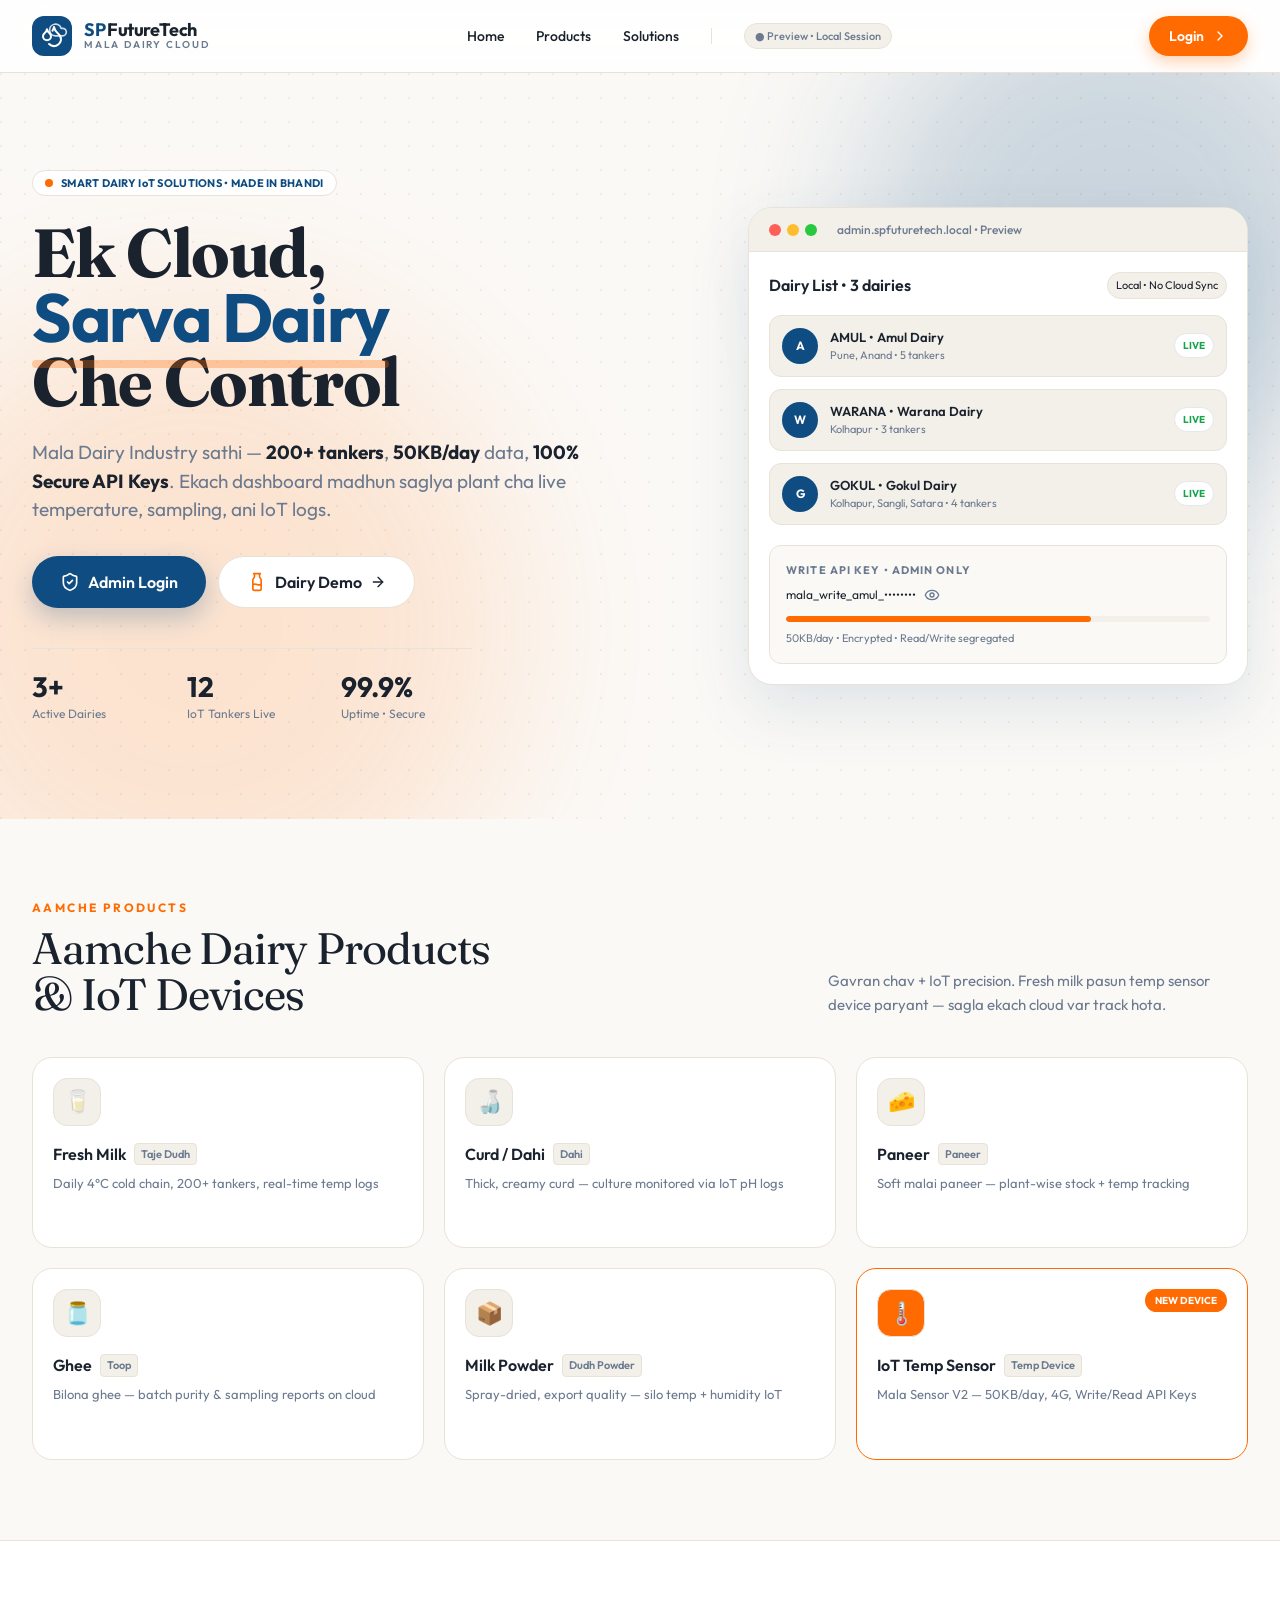
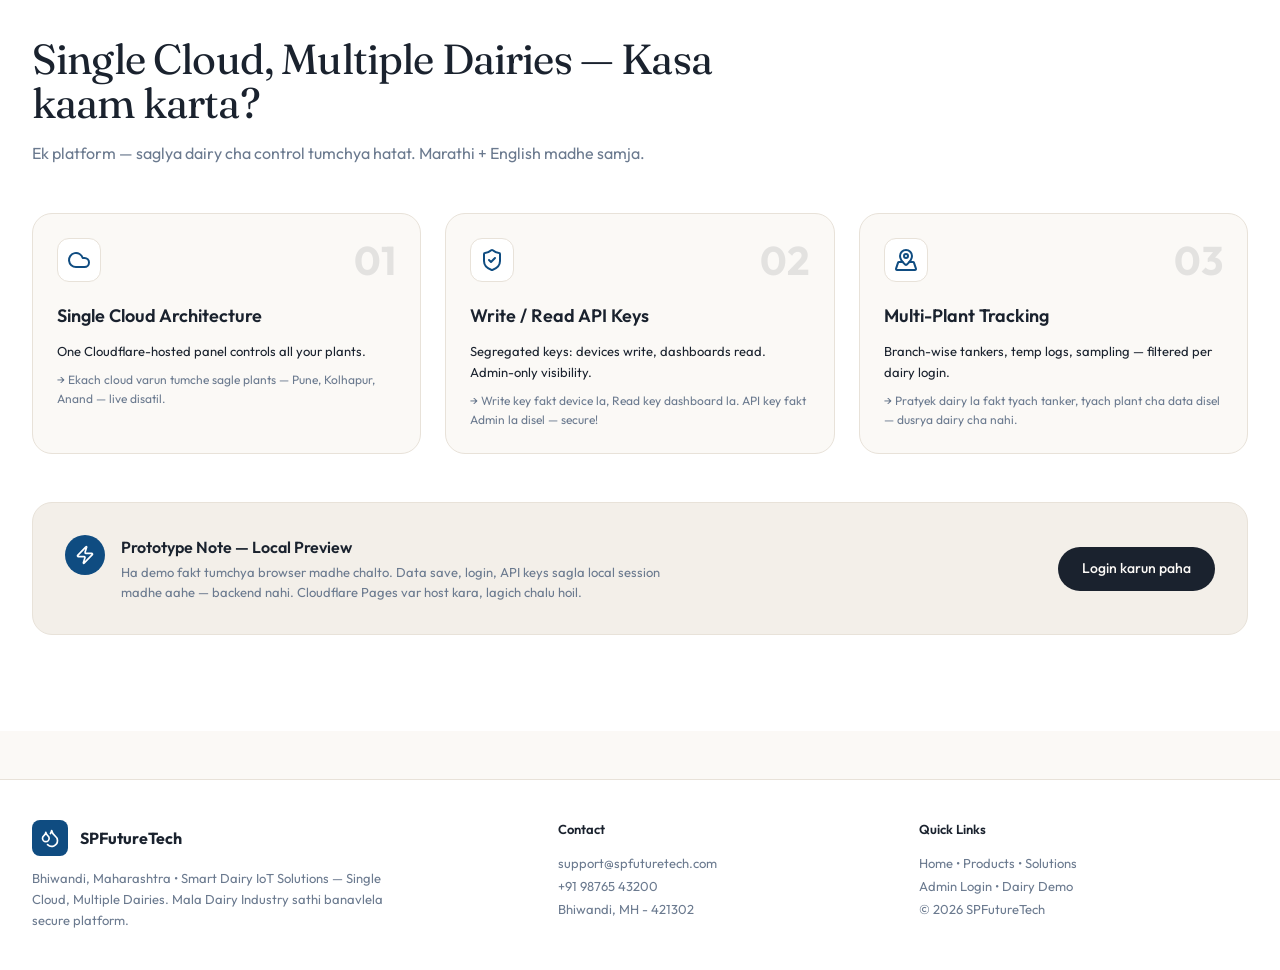
<file: SPFutureTech-Full-Website-Code/index11.html>
<!DOCTYPE html>
<html lang="en">
<head>
  <meta charset="UTF-8">
  <meta name="viewport" content="width=device-width, initial-scale=1">
  <title>React Artifact</title>
  <style>*, ::before, ::after {
  --tw-border-spacing-x: 0;
  --tw-border-spacing-y: 0;
  --tw-translate-x: 0;
  --tw-translate-y: 0;
  --tw-rotate: 0;
  --tw-skew-x: 0;
  --tw-skew-y: 0;
  --tw-scale-x: 1;
  --tw-scale-y: 1;
  --tw-pan-x:  ;
  --tw-pan-y:  ;
  --tw-pinch-zoom:  ;
  --tw-scroll-snap-strictness: proximity;
  --tw-gradient-from-position:  ;
  --tw-gradient-via-position:  ;
  --tw-gradient-to-position:  ;
  --tw-ordinal:  ;
  --tw-slashed-zero:  ;
  --tw-numeric-figure:  ;
  --tw-numeric-spacing:  ;
  --tw-numeric-fraction:  ;
  --tw-ring-inset:  ;
  --tw-ring-offset-width: 0px;
  --tw-ring-offset-color: #fff;
  --tw-ring-color: rgb(59 130 246 / 0.5);
  --tw-ring-offset-shadow: 0 0 #0000;
  --tw-ring-shadow: 0 0 #0000;
  --tw-shadow: 0 0 #0000;
  --tw-shadow-colored: 0 0 #0000;
  --tw-blur:  ;
  --tw-brightness:  ;
  --tw-contrast:  ;
  --tw-grayscale:  ;
  --tw-hue-rotate:  ;
  --tw-invert:  ;
  --tw-saturate:  ;
  --tw-sepia:  ;
  --tw-drop-shadow:  ;
  --tw-backdrop-blur:  ;
  --tw-backdrop-brightness:  ;
  --tw-backdrop-contrast:  ;
  --tw-backdrop-grayscale:  ;
  --tw-backdrop-hue-rotate:  ;
  --tw-backdrop-invert:  ;
  --tw-backdrop-opacity:  ;
  --tw-backdrop-saturate:  ;
  --tw-backdrop-sepia:  ;
  --tw-contain-size:  ;
  --tw-contain-layout:  ;
  --tw-contain-paint:  ;
  --tw-contain-style:  ;
}

::backdrop {
  --tw-border-spacing-x: 0;
  --tw-border-spacing-y: 0;
  --tw-translate-x: 0;
  --tw-translate-y: 0;
  --tw-rotate: 0;
  --tw-skew-x: 0;
  --tw-skew-y: 0;
  --tw-scale-x: 1;
  --tw-scale-y: 1;
  --tw-pan-x:  ;
  --tw-pan-y:  ;
  --tw-pinch-zoom:  ;
  --tw-scroll-snap-strictness: proximity;
  --tw-gradient-from-position:  ;
  --tw-gradient-via-position:  ;
  --tw-gradient-to-position:  ;
  --tw-ordinal:  ;
  --tw-slashed-zero:  ;
  --tw-numeric-figure:  ;
  --tw-numeric-spacing:  ;
  --tw-numeric-fraction:  ;
  --tw-ring-inset:  ;
  --tw-ring-offset-width: 0px;
  --tw-ring-offset-color: #fff;
  --tw-ring-color: rgb(59 130 246 / 0.5);
  --tw-ring-offset-shadow: 0 0 #0000;
  --tw-ring-shadow: 0 0 #0000;
  --tw-shadow: 0 0 #0000;
  --tw-shadow-colored: 0 0 #0000;
  --tw-blur:  ;
  --tw-brightness:  ;
  --tw-contrast:  ;
  --tw-grayscale:  ;
  --tw-hue-rotate:  ;
  --tw-invert:  ;
  --tw-saturate:  ;
  --tw-sepia:  ;
  --tw-drop-shadow:  ;
  --tw-backdrop-blur:  ;
  --tw-backdrop-brightness:  ;
  --tw-backdrop-contrast:  ;
  --tw-backdrop-grayscale:  ;
  --tw-backdrop-hue-rotate:  ;
  --tw-backdrop-invert:  ;
  --tw-backdrop-opacity:  ;
  --tw-backdrop-saturate:  ;
  --tw-backdrop-sepia:  ;
  --tw-contain-size:  ;
  --tw-contain-layout:  ;
  --tw-contain-paint:  ;
  --tw-contain-style:  ;
}

/*
! tailwindcss v3.4.18 | MIT License | https://tailwindcss.com
*/

/*
1. Prevent padding and border from affecting element width. (https://github.com/mozdevs/cssremedy/issues/4)
2. Allow adding a border to an element by just adding a border-width. (https://github.com/tailwindcss/tailwindcss/pull/116)
*/

*,
::before,
::after {
  box-sizing: border-box;
  /* 1 */
  border-width: 0;
  /* 2 */
  border-style: solid;
  /* 2 */
  border-color: #e5e7eb;
  /* 2 */
}

::before,
::after {
  --tw-content: '';
}

/*
1. Use a consistent sensible line-height in all browsers.
2. Prevent adjustments of font size after orientation changes in iOS.
3. Use a more readable tab size.
4. Use the user's configured `sans` font-family by default.
5. Use the user's configured `sans` font-feature-settings by default.
6. Use the user's configured `sans` font-variation-settings by default.
7. Disable tap highlights on iOS
*/

html,
:host {
  line-height: 1.5;
  /* 1 */
  -webkit-text-size-adjust: 100%;
  /* 2 */
  -moz-tab-size: 4;
  /* 3 */
  -o-tab-size: 4;
     tab-size: 4;
  /* 3 */
  font-family: ui-sans-serif, system-ui, sans-serif, "Apple Color Emoji", "Segoe UI Emoji", "Segoe UI Symbol", "Noto Color Emoji";
  /* 4 */
  font-feature-settings: normal;
  /* 5 */
  font-variation-settings: normal;
  /* 6 */
  -webkit-tap-highlight-color: transparent;
  /* 7 */
}

/*
1. Remove the margin in all browsers.
2. Inherit line-height from `html` so users can set them as a class directly on the `html` element.
*/

body {
  margin: 0;
  /* 1 */
  line-height: inherit;
  /* 2 */
}

/*
1. Add the correct height in Firefox.
2. Correct the inheritance of border color in Firefox. (https://bugzilla.mozilla.org/show_bug.cgi?id=190655)
3. Ensure horizontal rules are visible by default.
*/

hr {
  height: 0;
  /* 1 */
  color: inherit;
  /* 2 */
  border-top-width: 1px;
  /* 3 */
}

/*
Add the correct text decoration in Chrome, Edge, and Safari.
*/

abbr:where([title]) {
  -webkit-text-decoration: underline dotted;
          text-decoration: underline dotted;
}

/*
Remove the default font size and weight for headings.
*/

h1,
h2,
h3,
h4,
h5,
h6 {
  font-size: inherit;
  font-weight: inherit;
}

/*
Reset links to optimize for opt-in styling instead of opt-out.
*/

a {
  color: inherit;
  text-decoration: inherit;
}

/*
Add the correct font weight in Edge and Safari.
*/

b,
strong {
  font-weight: bolder;
}

/*
1. Use the user's configured `mono` font-family by default.
2. Use the user's configured `mono` font-feature-settings by default.
3. Use the user's configured `mono` font-variation-settings by default.
4. Correct the odd `em` font sizing in all browsers.
*/

code,
kbd,
samp,
pre {
  font-family: ui-monospace, SFMono-Regular, Menlo, Monaco, Consolas, "Liberation Mono", "Courier New", monospace;
  /* 1 */
  font-feature-settings: normal;
  /* 2 */
  font-variation-settings: normal;
  /* 3 */
  font-size: 1em;
  /* 4 */
}

/*
Add the correct font size in all browsers.
*/

small {
  font-size: 80%;
}

/*
Prevent `sub` and `sup` elements from affecting the line height in all browsers.
*/

sub,
sup {
  font-size: 75%;
  line-height: 0;
  position: relative;
  vertical-align: baseline;
}

sub {
  bottom: -0.25em;
}

sup {
  top: -0.5em;
}

/*
1. Remove text indentation from table contents in Chrome and Safari. (https://bugs.chromium.org/p/chromium/issues/detail?id=999088, https://bugs.webkit.org/show_bug.cgi?id=201297)
2. Correct table border color inheritance in all Chrome and Safari. (https://bugs.chromium.org/p/chromium/issues/detail?id=935729, https://bugs.webkit.org/show_bug.cgi?id=195016)
3. Remove gaps between table borders by default.
*/

table {
  text-indent: 0;
  /* 1 */
  border-color: inherit;
  /* 2 */
  border-collapse: collapse;
  /* 3 */
}

/*
1. Change the font styles in all browsers.
2. Remove the margin in Firefox and Safari.
3. Remove default padding in all browsers.
*/

button,
input,
optgroup,
select,
textarea {
  font-family: inherit;
  /* 1 */
  font-feature-settings: inherit;
  /* 1 */
  font-variation-settings: inherit;
  /* 1 */
  font-size: 100%;
  /* 1 */
  font-weight: inherit;
  /* 1 */
  line-height: inherit;
  /* 1 */
  letter-spacing: inherit;
  /* 1 */
  color: inherit;
  /* 1 */
  margin: 0;
  /* 2 */
  padding: 0;
  /* 3 */
}

/*
Remove the inheritance of text transform in Edge and Firefox.
*/

button,
select {
  text-transform: none;
}

/*
1. Correct the inability to style clickable types in iOS and Safari.
2. Remove default button styles.
*/

button,
input:where([type='button']),
input:where([type='reset']),
input:where([type='submit']) {
  -webkit-appearance: button;
  /* 1 */
  background-color: transparent;
  /* 2 */
  background-image: none;
  /* 2 */
}

/*
Use the modern Firefox focus style for all focusable elements.
*/

:-moz-focusring {
  outline: auto;
}

/*
Remove the additional `:invalid` styles in Firefox. (https://github.com/mozilla/gecko-dev/blob/2f9eacd9d3d995c937b4251a5557d95d494c9be1/layout/style/res/forms.css#L728-L737)
*/

:-moz-ui-invalid {
  box-shadow: none;
}

/*
Add the correct vertical alignment in Chrome and Firefox.
*/

progress {
  vertical-align: baseline;
}

/*
Correct the cursor style of increment and decrement buttons in Safari.
*/

::-webkit-inner-spin-button,
::-webkit-outer-spin-button {
  height: auto;
}

/*
1. Correct the odd appearance in Chrome and Safari.
2. Correct the outline style in Safari.
*/

[type='search'] {
  -webkit-appearance: textfield;
  /* 1 */
  outline-offset: -2px;
  /* 2 */
}

/*
Remove the inner padding in Chrome and Safari on macOS.
*/

::-webkit-search-decoration {
  -webkit-appearance: none;
}

/*
1. Correct the inability to style clickable types in iOS and Safari.
2. Change font properties to `inherit` in Safari.
*/

::-webkit-file-upload-button {
  -webkit-appearance: button;
  /* 1 */
  font: inherit;
  /* 2 */
}

/*
Add the correct display in Chrome and Safari.
*/

summary {
  display: list-item;
}

/*
Removes the default spacing and border for appropriate elements.
*/

blockquote,
dl,
dd,
h1,
h2,
h3,
h4,
h5,
h6,
hr,
figure,
p,
pre {
  margin: 0;
}

fieldset {
  margin: 0;
  padding: 0;
}

legend {
  padding: 0;
}

ol,
ul,
menu {
  list-style: none;
  margin: 0;
  padding: 0;
}

/*
Reset default styling for dialogs.
*/

dialog {
  padding: 0;
}

/*
Prevent resizing textareas horizontally by default.
*/

textarea {
  resize: vertical;
}

/*
1. Reset the default placeholder opacity in Firefox. (https://github.com/tailwindlabs/tailwindcss/issues/3300)
2. Set the default placeholder color to the user's configured gray 400 color.
*/

input::-moz-placeholder, textarea::-moz-placeholder {
  opacity: 1;
  /* 1 */
  color: #9ca3af;
  /* 2 */
}

input::placeholder,
textarea::placeholder {
  opacity: 1;
  /* 1 */
  color: #9ca3af;
  /* 2 */
}

/*
Set the default cursor for buttons.
*/

button,
[role="button"] {
  cursor: pointer;
}

/*
Make sure disabled buttons don't get the pointer cursor.
*/

:disabled {
  cursor: default;
}

/*
1. Make replaced elements `display: block` by default. (https://github.com/mozdevs/cssremedy/issues/14)
2. Add `vertical-align: middle` to align replaced elements more sensibly by default. (https://github.com/jensimmons/cssremedy/issues/14#issuecomment-634934210)
   This can trigger a poorly considered lint error in some tools but is included by design.
*/

img,
svg,
video,
canvas,
audio,
iframe,
embed,
object {
  display: block;
  /* 1 */
  vertical-align: middle;
  /* 2 */
}

/*
Constrain images and videos to the parent width and preserve their intrinsic aspect ratio. (https://github.com/mozdevs/cssremedy/issues/14)
*/

img,
video {
  max-width: 100%;
  height: auto;
}

/* Make elements with the HTML hidden attribute stay hidden by default */

[hidden]:where(:not([hidden="until-found"])) {
  display: none;
}

.fixed {
  position: fixed;
}

.absolute {
  position: absolute;
}

.relative {
  position: relative;
}

.sticky {
  position: sticky;
}

.-inset-6 {
  inset: -1.5rem;
}

.inset-0 {
  inset: 0px;
}

.-bottom-2 {
  bottom: -0.5rem;
}

.-bottom-32 {
  bottom: -8rem;
}

.-left-32 {
  left: -8rem;
}

.-right-1 {
  right: -0.25rem;
}

.-right-24 {
  right: -6rem;
}

.-top-1 {
  top: -0.25rem;
}

.-top-24 {
  top: -6rem;
}

.bottom-0 {
  bottom: 0px;
}

.bottom-6 {
  bottom: 1.5rem;
}

.left-0 {
  left: 0px;
}

.left-1\/2 {
  left: 50%;
}

.right-0 {
  right: 0px;
}

.top-\[72px\] {
  top: 72px;
}

.z-30 {
  z-index: 30;
}

.z-50 {
  z-index: 50;
}

.z-\[60\] {
  z-index: 60;
}

.mx-auto {
  margin-left: auto;
  margin-right: auto;
}

.-mt-0\.5 {
  margin-top: -0.125rem;
}

.mb-3 {
  margin-bottom: 0.75rem;
}

.mb-4 {
  margin-bottom: 1rem;
}

.ml-3 {
  margin-left: 0.75rem;
}

.mt-1 {
  margin-top: 0.25rem;
}

.mt-10 {
  margin-top: 2.5rem;
}

.mt-12 {
  margin-top: 3rem;
}

.mt-2 {
  margin-top: 0.5rem;
}

.mt-3 {
  margin-top: 0.75rem;
}

.mt-4 {
  margin-top: 1rem;
}

.mt-5 {
  margin-top: 1.25rem;
}

.mt-6 {
  margin-top: 1.5rem;
}

.mt-8 {
  margin-top: 2rem;
}

.mt-auto {
  margin-top: auto;
}

.block {
  display: block;
}

.flex {
  display: flex;
}

.inline-flex {
  display: inline-flex;
}

.table {
  display: table;
}

.grid {
  display: grid;
}

.hidden {
  display: none;
}

.h-1\.5 {
  height: 0.375rem;
}

.h-10 {
  height: 2.5rem;
}

.h-11 {
  height: 2.75rem;
}

.h-12 {
  height: 3rem;
}

.h-2 {
  height: 0.5rem;
}

.h-3 {
  height: 0.75rem;
}

.h-3\.5 {
  height: 0.875rem;
}

.h-4 {
  height: 1rem;
}

.h-5 {
  height: 1.25rem;
}

.h-6 {
  height: 1.5rem;
}

.h-7 {
  height: 1.75rem;
}

.h-8 {
  height: 2rem;
}

.h-9 {
  height: 2.25rem;
}

.h-\[140px\] {
  height: 140px;
}

.h-\[520px\] {
  height: 520px;
}

.h-\[52px\] {
  height: 52px;
}

.h-\[640px\] {
  height: 640px;
}

.h-\[72px\] {
  height: 72px;
}

.h-\[8px\] {
  height: 8px;
}

.h-\[calc\(100vh-72px\)\] {
  height: calc(100vh - 72px);
}

.h-full {
  height: 100%;
}

.min-h-\[calc\(100vh-72px\)\] {
  min-height: calc(100vh - 72px);
}

.min-h-screen {
  min-height: 100vh;
}

.w-10 {
  width: 2.5rem;
}

.w-11 {
  width: 2.75rem;
}

.w-12 {
  width: 3rem;
}

.w-2 {
  width: 0.5rem;
}

.w-3 {
  width: 0.75rem;
}

.w-3\.5 {
  width: 0.875rem;
}

.w-4 {
  width: 1rem;
}

.w-5 {
  width: 1.25rem;
}

.w-6 {
  width: 1.5rem;
}

.w-7 {
  width: 1.75rem;
}

.w-9 {
  width: 2.25rem;
}

.w-\[260px\] {
  width: 260px;
}

.w-\[520px\] {
  width: 520px;
}

.w-\[640px\] {
  width: 640px;
}

.w-\[72\%\] {
  width: 72%;
}

.w-\[90px\] {
  width: 90px;
}

.w-full {
  width: 100%;
}

.w-px {
  width: 1px;
}

.max-w-\[1200px\] {
  max-width: 1200px;
}

.max-w-\[1280px\] {
  max-width: 1280px;
}

.max-w-\[140px\] {
  max-width: 140px;
}

.max-w-\[360px\] {
  max-width: 360px;
}

.max-w-\[420px\] {
  max-width: 420px;
}

.max-w-\[440px\] {
  max-width: 440px;
}

.max-w-\[560px\] {
  max-width: 560px;
}

.max-w-\[720px\] {
  max-width: 720px;
}

.flex-1 {
  flex: 1 1 0%;
}

.-translate-x-1\/2 {
  --tw-translate-x: -50%;
  transform: translate(var(--tw-translate-x), var(--tw-translate-y)) rotate(var(--tw-rotate)) skewX(var(--tw-skew-x)) skewY(var(--tw-skew-y)) scaleX(var(--tw-scale-x)) scaleY(var(--tw-scale-y));
}

@keyframes pulse {
  50% {
    opacity: .5;
  }
}

.animate-pulse {
  animation: pulse 2s cubic-bezier(0.4, 0, 0.6, 1) infinite;
}

.grid-cols-1 {
  grid-template-columns: repeat(1, minmax(0, 1fr));
}

.grid-cols-2 {
  grid-template-columns: repeat(2, minmax(0, 1fr));
}

.grid-cols-3 {
  grid-template-columns: repeat(3, minmax(0, 1fr));
}

.flex-col {
  flex-direction: column;
}

.flex-wrap {
  flex-wrap: wrap;
}

.place-items-center {
  place-items: center;
}

.items-start {
  align-items: flex-start;
}

.items-end {
  align-items: flex-end;
}

.items-center {
  align-items: center;
}

.items-baseline {
  align-items: baseline;
}

.justify-center {
  justify-content: center;
}

.justify-between {
  justify-content: space-between;
}

.gap-0\.5 {
  gap: 0.125rem;
}

.gap-1 {
  gap: 0.25rem;
}

.gap-1\.5 {
  gap: 0.375rem;
}

.gap-10 {
  gap: 2.5rem;
}

.gap-2 {
  gap: 0.5rem;
}

.gap-3 {
  gap: 0.75rem;
}

.gap-4 {
  gap: 1rem;
}

.gap-5 {
  gap: 1.25rem;
}

.gap-6 {
  gap: 1.5rem;
}

.gap-8 {
  gap: 2rem;
}

.space-y-1 > :not([hidden]) ~ :not([hidden]) {
  --tw-space-y-reverse: 0;
  margin-top: calc(0.25rem * calc(1 - var(--tw-space-y-reverse)));
  margin-bottom: calc(0.25rem * var(--tw-space-y-reverse));
}

.space-y-1\.5 > :not([hidden]) ~ :not([hidden]) {
  --tw-space-y-reverse: 0;
  margin-top: calc(0.375rem * calc(1 - var(--tw-space-y-reverse)));
  margin-bottom: calc(0.375rem * var(--tw-space-y-reverse));
}

.space-y-3 > :not([hidden]) ~ :not([hidden]) {
  --tw-space-y-reverse: 0;
  margin-top: calc(0.75rem * calc(1 - var(--tw-space-y-reverse)));
  margin-bottom: calc(0.75rem * var(--tw-space-y-reverse));
}

.space-y-4 > :not([hidden]) ~ :not([hidden]) {
  --tw-space-y-reverse: 0;
  margin-top: calc(1rem * calc(1 - var(--tw-space-y-reverse)));
  margin-bottom: calc(1rem * var(--tw-space-y-reverse));
}

.overflow-hidden {
  overflow: hidden;
}

.overflow-x-auto {
  overflow-x: auto;
}

.truncate {
  overflow: hidden;
  text-overflow: ellipsis;
  white-space: nowrap;
}

.break-all {
  word-break: break-all;
}

.rounded {
  border-radius: 0.25rem;
}

.rounded-\[14px\] {
  border-radius: 14px;
}

.rounded-\[16px\] {
  border-radius: 16px;
}

.rounded-\[20px\] {
  border-radius: 20px;
}

.rounded-\[24px\] {
  border-radius: 24px;
}

.rounded-\[32px\] {
  border-radius: 32px;
}

.rounded-full {
  border-radius: 9999px;
}

.rounded-lg {
  border-radius: 0.5rem;
}

.rounded-xl {
  border-radius: 0.75rem;
}

.border {
  border-width: 1px;
}

.border-y {
  border-top-width: 1px;
  border-bottom-width: 1px;
}

.border-b {
  border-bottom-width: 1px;
}

.border-r {
  border-right-width: 1px;
}

.border-t {
  border-top-width: 1px;
}

.border-\[var\(--border\)\] {
  border-color: var(--border);
}

.border-green-200 {
  --tw-border-opacity: 1;
  border-color: rgb(187 247 208 / var(--tw-border-opacity, 1));
}

.border-red-200 {
  --tw-border-opacity: 1;
  border-color: rgb(254 202 202 / var(--tw-border-opacity, 1));
}

.bg-\[\#0a1929\]\/60 {
  background-color: rgb(10 25 41 / 0.6);
}

.bg-\[\#27c93f\] {
  --tw-bg-opacity: 1;
  background-color: rgb(39 201 63 / var(--tw-bg-opacity, 1));
}

.bg-\[\#ff5f56\] {
  --tw-bg-opacity: 1;
  background-color: rgb(255 95 86 / var(--tw-bg-opacity, 1));
}

.bg-\[\#ffbd2e\] {
  --tw-bg-opacity: 1;
  background-color: rgb(255 189 46 / var(--tw-bg-opacity, 1));
}

.bg-\[var\(--bg\)\] {
  background-color: var(--bg);
}

.bg-\[var\(--border\)\] {
  background-color: var(--border);
}

.bg-\[var\(--surface\)\] {
  background-color: var(--surface);
}

.bg-\[var\(--surface-2\)\] {
  background-color: var(--surface-2);
}

.bg-\[var\(--text\)\] {
  background-color: var(--text);
}

.bg-green-50 {
  --tw-bg-opacity: 1;
  background-color: rgb(240 253 244 / var(--tw-bg-opacity, 1));
}

.bg-red-50 {
  --tw-bg-opacity: 1;
  background-color: rgb(254 242 242 / var(--tw-bg-opacity, 1));
}

.bg-white {
  --tw-bg-opacity: 1;
  background-color: rgb(255 255 255 / var(--tw-bg-opacity, 1));
}

.bg-white\/20 {
  background-color: rgb(255 255 255 / 0.2);
}

.bg-gradient-to-br {
  background-image: linear-gradient(to bottom right, var(--tw-gradient-stops));
}

.p-1 {
  padding: 0.25rem;
}

.p-3 {
  padding: 0.75rem;
}

.p-4 {
  padding: 1rem;
}

.p-5 {
  padding: 1.25rem;
}

.p-6 {
  padding: 1.5rem;
}

.p-7 {
  padding: 1.75rem;
}

.px-1\.5 {
  padding-left: 0.375rem;
  padding-right: 0.375rem;
}

.px-2 {
  padding-left: 0.5rem;
  padding-right: 0.5rem;
}

.px-2\.5 {
  padding-left: 0.625rem;
  padding-right: 0.625rem;
}

.px-3 {
  padding-left: 0.75rem;
  padding-right: 0.75rem;
}

.px-3\.5 {
  padding-left: 0.875rem;
  padding-right: 0.875rem;
}

.px-4 {
  padding-left: 1rem;
  padding-right: 1rem;
}

.px-5 {
  padding-left: 1.25rem;
  padding-right: 1.25rem;
}

.px-6 {
  padding-left: 1.5rem;
  padding-right: 1.5rem;
}

.px-7 {
  padding-left: 1.75rem;
  padding-right: 1.75rem;
}

.py-0\.5 {
  padding-top: 0.125rem;
  padding-bottom: 0.125rem;
}

.py-1 {
  padding-top: 0.25rem;
  padding-bottom: 0.25rem;
}

.py-10 {
  padding-top: 2.5rem;
  padding-bottom: 2.5rem;
}

.py-14 {
  padding-top: 3.5rem;
  padding-bottom: 3.5rem;
}

.py-16 {
  padding-top: 4rem;
  padding-bottom: 4rem;
}

.py-2 {
  padding-top: 0.5rem;
  padding-bottom: 0.5rem;
}

.py-3 {
  padding-top: 0.75rem;
  padding-bottom: 0.75rem;
}

.py-3\.5 {
  padding-top: 0.875rem;
  padding-bottom: 0.875rem;
}

.py-5 {
  padding-top: 1.25rem;
  padding-bottom: 1.25rem;
}

.py-8 {
  padding-top: 2rem;
  padding-bottom: 2rem;
}

.pt-6 {
  padding-top: 1.5rem;
}

.text-left {
  text-align: left;
}

.text-center {
  text-align: center;
}

.font-\[Outfit\] {
  font-family: Outfit;
}

.font-mono {
  font-family: ui-monospace, SFMono-Regular, Menlo, Monaco, Consolas, "Liberation Mono", "Courier New", monospace;
}

.text-\[10px\] {
  font-size: 10px;
}

.text-\[11px\] {
  font-size: 11px;
}

.text-\[12px\] {
  font-size: 12px;
}

.text-\[13px\] {
  font-size: 13px;
}

.text-\[14px\] {
  font-size: 14px;
}

.text-\[15px\] {
  font-size: 15px;
}

.text-\[16px\] {
  font-size: 16px;
}

.text-\[17px\] {
  font-size: 17px;
}

.text-\[18px\] {
  font-size: 18px;
}

.text-\[22px\] {
  font-size: 22px;
}

.text-\[26px\] {
  font-size: 26px;
}

.text-\[28px\] {
  font-size: 28px;
}

.text-\[30px\] {
  font-size: 30px;
}

.text-\[32px\] {
  font-size: 32px;
}

.text-\[40px\] {
  font-size: 40px;
}

.font-bold {
  font-weight: 700;
}

.font-medium {
  font-weight: 500;
}

.font-semibold {
  font-weight: 600;
}

.uppercase {
  text-transform: uppercase;
}

.leading-\[0\.95\] {
  line-height: 0.95;
}

.leading-\[1\.05\] {
  line-height: 1.05;
}

.leading-\[1\.5\] {
  line-height: 1.5;
}

.leading-\[1\.6\] {
  line-height: 1.6;
}

.leading-\[1\.8\] {
  line-height: 1.8;
}

.leading-none {
  line-height: 1;
}

.tracking-\[0\.18em\] {
  letter-spacing: 0.18em;
}

.tracking-\[0\.2em\] {
  letter-spacing: 0.2em;
}

.tracking-tight {
  letter-spacing: -0.025em;
}

.tracking-wide {
  letter-spacing: 0.025em;
}

.tracking-widest {
  letter-spacing: 0.1em;
}

.text-\[var\(--bg\)\] {
  color: var(--bg);
}

.text-\[var\(--blue\)\] {
  color: var(--blue);
}

.text-\[var\(--danger\)\] {
  color: var(--danger);
}

.text-\[var\(--muted\)\] {
  color: var(--muted);
}

.text-\[var\(--orange\)\] {
  color: var(--orange);
}

.text-\[var\(--success\)\] {
  color: var(--success);
}

.text-\[var\(--text\)\] {
  color: var(--text);
}

.text-white {
  --tw-text-opacity: 1;
  color: rgb(255 255 255 / var(--tw-text-opacity, 1));
}

.opacity-0 {
  opacity: 0;
}

.opacity-10 {
  opacity: 0.1;
}

.opacity-15 {
  opacity: 0.15;
}

.opacity-20 {
  opacity: 0.2;
}

.opacity-30 {
  opacity: 0.3;
}

.opacity-60 {
  opacity: 0.6;
}

.opacity-80 {
  opacity: 0.8;
}

.shadow {
  --tw-shadow: 0 1px 3px 0 rgb(0 0 0 / 0.1), 0 1px 2px -1px rgb(0 0 0 / 0.1);
  --tw-shadow-colored: 0 1px 3px 0 var(--tw-shadow-color), 0 1px 2px -1px var(--tw-shadow-color);
  box-shadow: var(--tw-ring-offset-shadow, 0 0 #0000), var(--tw-ring-shadow, 0 0 #0000), var(--tw-shadow);
}

.shadow-\[0_10px_24px_rgba\(15\2c 76\2c 129\2c 0\.25\)\] {
  --tw-shadow: 0 10px 24px rgba(15,76,129,0.25);
  --tw-shadow-colored: 0 10px 24px var(--tw-shadow-color);
  box-shadow: var(--tw-ring-offset-shadow, 0 0 #0000), var(--tw-ring-shadow, 0 0 #0000), var(--tw-shadow);
}

.shadow-\[0_12px_32px_rgba\(0\2c 0\2c 0\2c 0\.2\)\] {
  --tw-shadow: 0 12px 32px rgba(0,0,0,0.2);
  --tw-shadow-colored: 0 12px 32px var(--tw-shadow-color);
  box-shadow: var(--tw-ring-offset-shadow, 0 0 #0000), var(--tw-ring-shadow, 0 0 #0000), var(--tw-shadow);
}

.shadow-\[0_24px_64px_rgba\(0\2c 0\2c 0\2c 0\.24\)\] {
  --tw-shadow: 0 24px 64px rgba(0,0,0,0.24);
  --tw-shadow-colored: 0 24px 64px var(--tw-shadow-color);
  box-shadow: var(--tw-ring-offset-shadow, 0 0 #0000), var(--tw-ring-shadow, 0 0 #0000), var(--tw-shadow);
}

.shadow-\[0_24px_64px_rgba\(15\2c 76\2c 129\2c 0\.12\)\] {
  --tw-shadow: 0 24px 64px rgba(15,76,129,0.12);
  --tw-shadow-colored: 0 24px 64px var(--tw-shadow-color);
  box-shadow: var(--tw-ring-offset-shadow, 0 0 #0000), var(--tw-ring-shadow, 0 0 #0000), var(--tw-shadow);
}

.shadow-\[0_6px_16px_rgba\(255\2c 107\2c 0\2c 0\.3\)\] {
  --tw-shadow: 0 6px 16px rgba(255,107,0,0.3);
  --tw-shadow-colored: 0 6px 16px var(--tw-shadow-color);
  box-shadow: var(--tw-ring-offset-shadow, 0 0 #0000), var(--tw-ring-shadow, 0 0 #0000), var(--tw-shadow);
}

.outline-none {
  outline: 2px solid transparent;
  outline-offset: 2px;
}

.blur-2xl {
  --tw-blur: blur(40px);
  filter: var(--tw-blur) var(--tw-brightness) var(--tw-contrast) var(--tw-grayscale) var(--tw-hue-rotate) var(--tw-invert) var(--tw-saturate) var(--tw-sepia) var(--tw-drop-shadow);
}

.blur-\[80px\] {
  --tw-blur: blur(80px);
  filter: var(--tw-blur) var(--tw-brightness) var(--tw-contrast) var(--tw-grayscale) var(--tw-hue-rotate) var(--tw-invert) var(--tw-saturate) var(--tw-sepia) var(--tw-drop-shadow);
}

.blur-\[90px\] {
  --tw-blur: blur(90px);
  filter: var(--tw-blur) var(--tw-brightness) var(--tw-contrast) var(--tw-grayscale) var(--tw-hue-rotate) var(--tw-invert) var(--tw-saturate) var(--tw-sepia) var(--tw-drop-shadow);
}

.filter {
  filter: var(--tw-blur) var(--tw-brightness) var(--tw-contrast) var(--tw-grayscale) var(--tw-hue-rotate) var(--tw-invert) var(--tw-saturate) var(--tw-sepia) var(--tw-drop-shadow);
}

.backdrop-blur-sm {
  --tw-backdrop-blur: blur(4px);
  backdrop-filter: var(--tw-backdrop-blur) var(--tw-backdrop-brightness) var(--tw-backdrop-contrast) var(--tw-backdrop-grayscale) var(--tw-backdrop-hue-rotate) var(--tw-backdrop-invert) var(--tw-backdrop-opacity) var(--tw-backdrop-saturate) var(--tw-backdrop-sepia);
}

.backdrop-blur-xl {
  --tw-backdrop-blur: blur(24px);
  backdrop-filter: var(--tw-backdrop-blur) var(--tw-backdrop-brightness) var(--tw-backdrop-contrast) var(--tw-backdrop-grayscale) var(--tw-backdrop-hue-rotate) var(--tw-backdrop-invert) var(--tw-backdrop-opacity) var(--tw-backdrop-saturate) var(--tw-backdrop-sepia);
}

.transition {
  transition-property: color, background-color, border-color, text-decoration-color, fill, stroke, opacity, box-shadow, transform, filter, backdrop-filter;
  transition-timing-function: cubic-bezier(0.4, 0, 0.2, 1);
  transition-duration: 150ms;
}

.transition-all {
  transition-property: all;
  transition-timing-function: cubic-bezier(0.4, 0, 0.2, 1);
  transition-duration: 150ms;
}

html,
body,
#root {
  min-height: 100%;
}

body {
  margin: 0;
  font-family: ui-sans-serif, system-ui, -apple-system, BlinkMacSystemFont, "Segoe UI", sans-serif;
}

/*
 * Tailwind v4's Preflight no longer sets `cursor: pointer` on buttons, so
 * clickable controls fall back to the default arrow cursor. Restore the
 * pointer cursor on interactive elements so artifacts give a clear
 * "this is clickable" affordance on hover.
 */

button:not(:disabled),
[role="button"]:not([aria-disabled="true"]),
label[for],
select:not(:disabled),
summary {
  cursor: pointer;
}

.last\:border-0:last-child {
  border-width: 0px;
}

.hover\:-translate-y-0\.5:hover {
  --tw-translate-y: -0.125rem;
  transform: translate(var(--tw-translate-x), var(--tw-translate-y)) rotate(var(--tw-rotate)) skewX(var(--tw-skew-x)) skewY(var(--tw-skew-y)) scaleX(var(--tw-scale-x)) scaleY(var(--tw-scale-y));
}

.hover\:translate-y-\[-1px\]:hover {
  --tw-translate-y: -1px;
  transform: translate(var(--tw-translate-x), var(--tw-translate-y)) rotate(var(--tw-rotate)) skewX(var(--tw-skew-x)) skewY(var(--tw-skew-y)) scaleX(var(--tw-scale-x)) scaleY(var(--tw-scale-y));
}

.hover\:bg-\[var\(--bg\)\]:hover {
  background-color: var(--bg);
}

.hover\:bg-\[var\(--surface-2\)\]:hover {
  background-color: var(--surface-2);
}

.hover\:text-\[var\(--blue\)\]:hover {
  color: var(--blue);
}

.hover\:opacity-90:hover {
  opacity: 0.9;
}

.hover\:shadow-\[0_12px_32px_rgba\(0\2c 0\2c 0\2c 0\.06\)\]:hover {
  --tw-shadow: 0 12px 32px rgba(0,0,0,0.06);
  --tw-shadow-colored: 0 12px 32px var(--tw-shadow-color);
  box-shadow: var(--tw-ring-offset-shadow, 0 0 #0000), var(--tw-ring-shadow, 0 0 #0000), var(--tw-shadow);
}

.focus\:border-\[var\(--blue\)\]:focus {
  border-color: var(--blue);
}

.group:hover .group-hover\:opacity-100 {
  opacity: 1;
}

@media (min-width: 640px) {
  .sm\:col-span-2 {
    grid-column: span 2 / span 2;
  }

  .sm\:grid-cols-2 {
    grid-template-columns: repeat(2, minmax(0, 1fr));
  }
}

@media (min-width: 768px) {
  .md\:flex {
    display: flex;
  }

  .md\:inline-flex {
    display: inline-flex;
  }

  .md\:hidden {
    display: none;
  }

  .md\:grid-cols-3 {
    grid-template-columns: repeat(3, minmax(0, 1fr));
  }

  .md\:grid-cols-\[1\.5fr_1fr_1fr\] {
    grid-template-columns: 1.5fr 1fr 1fr;
  }
}

@media (min-width: 1024px) {
  .lg\:flex {
    display: flex;
  }

  .lg\:hidden {
    display: none;
  }

  .lg\:grid-cols-3 {
    grid-template-columns: repeat(3, minmax(0, 1fr));
  }

  .lg\:grid-cols-4 {
    grid-template-columns: repeat(4, minmax(0, 1fr));
  }

  .lg\:grid-cols-\[1\.15fr_0\.85fr\] {
    grid-template-columns: 1.15fr 0.85fr;
  }

  .lg\:grid-cols-\[1\.1fr_0\.9fr\] {
    grid-template-columns: 1.1fr 0.9fr;
  }

  .lg\:flex-row {
    flex-direction: row;
  }

  .lg\:items-center {
    align-items: center;
  }

  .lg\:p-8 {
    padding: 2rem;
  }

  .lg\:px-8 {
    padding-left: 2rem;
    padding-right: 2rem;
  }

  .lg\:py-20 {
    padding-top: 5rem;
    padding-bottom: 5rem;
  }

  .lg\:py-24 {
    padding-top: 6rem;
    padding-bottom: 6rem;
  }

  .lg\:text-\[19px\] {
    font-size: 19px;
  }

  .lg\:text-\[42px\] {
    font-size: 42px;
  }

  .lg\:text-\[44px\] {
    font-size: 44px;
  }

  .lg\:text-\[68px\] {
    font-size: 68px;
  }
}
</style>
</head>
<body>
  <div id="root"></div>
  
  <script type="module">var xc=Object.create;var{getPrototypeOf:Sc,defineProperty:io,getOwnPropertyNames:Cc}=Object;var Ec=Object.prototype.hasOwnProperty;var be=(e,t,n)=>{n=e!=null?xc(Sc(e)):{};let r=t||!e||!e.__esModule?io(n,"default",{value:e,enumerable:!0}):n;for(let l of Cc(e))if(!Ec.call(r,l))io(r,l,{get:()=>e[l],enumerable:!0});return r};var Ir=(e,t)=>()=>(t||e((t={exports:{}}).exports,t),t.exports);var _c=(e,t)=>{for(var n in t)io(e,n,{get:t[n],enumerable:!0,configurable:!0,set:(r)=>t[n]=()=>r})};var Pc=(e,t)=>()=>(e&&(t=e(e=0)),t);var Ct=Ir((Hc)=>{var zn=Symbol.for("react.element"),Tc=Symbol.for("react.portal"),Dc=Symbol.for("react.fragment"),zc=Symbol.for("react.strict_mode"),Lc=Symbol.for("react.profiler"),Mc=Symbol.for("react.provider"),Ic=Symbol.for("react.context"),Rc=Symbol.for("react.forward_ref"),Ac=Symbol.for("react.suspense"),Oc=Symbol.for("react.memo"),Fc=Symbol.for("react.lazy"),za=Symbol.iterator;function Uc(e){if(e===null||typeof e!=="object")return null;return e=za&&e[za]||e["@@iterator"],typeof e==="function"?e:null}var Ia={isMounted:function(){return!1},enqueueForceUpdate:function(){},enqueueReplaceState:function(){},enqueueSetState:function(){}},Ra=Object.assign,Aa={};function Wt(e,t,n){this.props=e,this.context=t,this.refs=Aa,this.updater=n||Ia}Wt.prototype.isReactComponent={};Wt.prototype.setState=function(e,t){if(typeof e!=="object"&&typeof e!=="function"&&e!=null)throw Error("setState(...): takes an object of state variables to update or a function which returns an object of state variables.");this.updater.enqueueSetState(this,e,t,"setState")};Wt.prototype.forceUpdate=function(e){this.updater.enqueueForceUpdate(this,e,"forceUpdate")};function Oa(){}Oa.prototype=Wt.prototype;function uo(e,t,n){this.props=e,this.context=t,this.refs=Aa,this.updater=n||Ia}var so=uo.prototype=new Oa;so.constructor=uo;Ra(so,Wt.prototype);so.isPureReactComponent=!0;var La=Array.isArray,Fa=Object.prototype.hasOwnProperty,co={current:null},Ua={key:!0,ref:!0,__self:!0,__source:!0};function Ka(e,t,n){var r,l={},o=null,i=null;if(t!=null)for(r in t.ref!==void 0&&(i=t.ref),t.key!==void 0&&(o=""+t.key),t)Fa.call(t,r)&&!Ua.hasOwnProperty(r)&&(l[r]=t[r]);var a=arguments.length-2;if(a===1)l.children=n;else if(1<a){for(var s=Array(a),c=0;c<a;c++)s[c]=arguments[c+2];l.children=s}if(e&&e.defaultProps)for(r in a=e.defaultProps,a)l[r]===void 0&&(l[r]=a[r]);return{$$typeof:zn,type:e,key:o,ref:i,props:l,_owner:co.current}}function Kc(e,t){return{$$typeof:zn,type:e.type,key:t,ref:e.ref,props:e.props,_owner:e._owner}}function fo(e){return typeof e==="object"&&e!==null&&e.$$typeof===zn}function Bc(e){var t={"=":"=0",":":"=2"};return"$"+e.replace(/[=:]/g,function(n){return t[n]})}var Ma=/\/+/g;function ao(e,t){return typeof e==="object"&&e!==null&&e.key!=null?Bc(""+e.key):t.toString(36)}function Ar(e,t,n,r,l){var o=typeof e;if(o==="undefined"||o==="boolean")e=null;var i=!1;if(e===null)i=!0;else switch(o){case"string":case"number":i=!0;break;case"object":switch(e.$$typeof){case zn:case Tc:i=!0}}if(i)return i=e,l=l(i),e=r===""?"."+ao(i,0):r,La(l)?(n="",e!=null&&(n=e.replace(Ma,"$&/")+"/"),Ar(l,t,n,"",function(c){return c})):l!=null&&(fo(l)&&(l=Kc(l,n+(!l.key||i&&i.key===l.key?"":(""+l.key).replace(Ma,"$&/")+"/")+e)),t.push(l)),1;if(i=0,r=r===""?".":r+":",La(e))for(var a=0;a<e.length;a++){o=e[a];var s=r+ao(o,a);i+=Ar(o,t,n,s,l)}else if(s=Uc(e),typeof s==="function")for(e=s.call(e),a=0;!(o=e.next()).done;)o=o.value,s=r+ao(o,a++),i+=Ar(o,t,n,s,l);else if(o==="object")throw t=String(e),Error("Objects are not valid as a React child (found: "+(t==="[object Object]"?"object with keys {"+Object.keys(e).join(", ")+"}":t)+"). If you meant to render a collection of children, use an array instead.");return i}function Rr(e,t,n){if(e==null)return e;var r=[],l=0;return Ar(e,r,"","",function(o){return t.call(n,o,l++)}),r}function Vc(e){if(e._status===-1){var t=e._result;t=t(),t.then(function(n){if(e._status===0||e._status===-1)e._status=1,e._result=n},function(n){if(e._status===0||e._status===-1)e._status=2,e._result=n}),e._status===-1&&(e._status=0,e._result=t)}if(e._status===1)return e._result.default;throw e._result}var oe={current:null},Or={transition:null},bc={ReactCurrentDispatcher:oe,ReactCurrentBatchConfig:Or,ReactCurrentOwner:co};function Ba(){throw Error("act(...) is not supported in production builds of React.")}Hc.Children={map:Rr,forEach:function(e,t,n){Rr(e,function(){t.apply(this,arguments)},n)},count:function(e){var t=0;return Rr(e,function(){t++}),t},toArray:function(e){return Rr(e,function(t){return t})||[]},only:function(e){if(!fo(e))throw Error("React.Children.only expected to receive a single React element child.");return e}};Hc.Component=Wt;Hc.Fragment=Dc;Hc.Profiler=Lc;Hc.PureComponent=uo;Hc.StrictMode=zc;Hc.Suspense=Ac;Hc.__SECRET_INTERNALS_DO_NOT_USE_OR_YOU_WILL_BE_FIRED=bc;Hc.act=Ba;Hc.cloneElement=function(e,t,n){if(e===null||e===void 0)throw Error("React.cloneElement(...): The argument must be a React element, but you passed "+e+".");var r=Ra({},e.props),l=e.key,o=e.ref,i=e._owner;if(t!=null){if(t.ref!==void 0&&(o=t.ref,i=co.current),t.key!==void 0&&(l=""+t.key),e.type&&e.type.defaultProps)var a=e.type.defaultProps;for(s in t)Fa.call(t,s)&&!Ua.hasOwnProperty(s)&&(r[s]=t[s]===void 0&&a!==void 0?a[s]:t[s])}var s=arguments.length-2;if(s===1)r.children=n;else if(1<s){a=Array(s);for(var c=0;c<s;c++)a[c]=arguments[c+2];r.children=a}return{$$typeof:zn,type:e.type,key:l,ref:o,props:r,_owner:i}};Hc.createContext=function(e){return e={$$typeof:Ic,_currentValue:e,_currentValue2:e,_threadCount:0,Provider:null,Consumer:null,_defaultValue:null,_globalName:null},e.Provider={$$typeof:Mc,_context:e},e.Consumer=e};Hc.createElement=Ka;Hc.createFactory=function(e){var t=Ka.bind(null,e);return t.type=e,t};Hc.createRef=function(){return{current:null}};Hc.forwardRef=function(e){return{$$typeof:Rc,render:e}};Hc.isValidElement=fo;Hc.lazy=function(e){return{$$typeof:Fc,_payload:{_status:-1,_result:e},_init:Vc}};Hc.memo=function(e,t){return{$$typeof:Oc,type:e,compare:t===void 0?null:t}};Hc.startTransition=function(e){var t=Or.transition;Or.transition={};try{e()}finally{Or.transition=t}};Hc.unstable_act=Ba;Hc.useCallback=function(e,t){return oe.current.useCallback(e,t)};Hc.useContext=function(e){return oe.current.useContext(e)};Hc.useDebugValue=function(){};Hc.useDeferredValue=function(e){return oe.current.useDeferredValue(e)};Hc.useEffect=function(e,t){return oe.current.useEffect(e,t)};Hc.useId=function(){return oe.current.useId()};Hc.useImperativeHandle=function(e,t,n){return oe.current.useImperativeHandle(e,t,n)};Hc.useInsertionEffect=function(e,t){return oe.current.useInsertionEffect(e,t)};Hc.useLayoutEffect=function(e,t){return oe.current.useLayoutEffect(e,t)};Hc.useMemo=function(e,t){return oe.current.useMemo(e,t)};Hc.useReducer=function(e,t,n){return oe.current.useReducer(e,t,n)};Hc.useRef=function(e){return oe.current.useRef(e)};Hc.useState=function(e){return oe.current.useState(e)};Hc.useSyncExternalStore=function(e,t,n){return oe.current.useSyncExternalStore(e,t,n)};Hc.useTransition=function(){return oe.current.useTransition()};Hc.version="18.3.1"});var Ya=Ir((Tf)=>{function mo(e,t){var n=e.length;e.push(t);e:for(;0<n;){var r=n-1>>>1,l=e[r];if(0<Fr(l,t))e[r]=t,e[n]=l,n=r;else break e}}function _e(e){return e.length===0?null:e[0]}function Vr(e){if(e.length===0)return null;var t=e[0],n=e.pop();if(n!==t){e[0]=n;e:for(var r=0,l=e.length,o=l>>>1;r<o;){var i=2*(r+1)-1,a=e[i],s=i+1,c=e[s];if(0>Fr(a,n))s<l&&0>Fr(c,a)?(e[r]=c,e[s]=n,r=s):(e[r]=a,e[i]=n,r=i);else if(s<l&&0>Fr(c,n))e[r]=c,e[s]=n,r=s;else break e}}return t}function Fr(e,t){var n=e.sortIndex-t.sortIndex;return n!==0?n:e.id-t.id}if(typeof performance==="object"&&typeof performance.now==="function")vo=performance,Tf.unstable_now=function(){return vo.now()};else Ur=Date,ho=Ur.now(),Tf.unstable_now=function(){return Ur.now()-ho};var vo,Ur,ho,Oe=[],tt=[],Pf=1,we=null,ee=3,br=!1,Et=!1,Mn=!1,ba=typeof setTimeout==="function"?setTimeout:null,Ha=typeof clearTimeout==="function"?clearTimeout:null,Va=typeof setImmediate<"u"?setImmediate:null;typeof navigator<"u"&&navigator.scheduling!==void 0&&navigator.scheduling.isInputPending!==void 0&&navigator.scheduling.isInputPending.bind(navigator.scheduling);function yo(e){for(var t=_e(tt);t!==null;){if(t.callback===null)Vr(tt);else if(t.startTime<=e)Vr(tt),t.sortIndex=t.expirationTime,mo(Oe,t);else break;t=_e(tt)}}function wo(e){if(Mn=!1,yo(e),!Et)if(_e(Oe)!==null)Et=!0,No(ko);else{var t=_e(tt);t!==null&&xo(wo,t.startTime-e)}}function ko(e,t){Et=!1,Mn&&(Mn=!1,Ha(In),In=-1),br=!0;var n=ee;try{yo(t);for(we=_e(Oe);we!==null&&(!(we.expirationTime>t)||e&&!Qa());){var r=we.callback;if(typeof r==="function"){we.callback=null,ee=we.priorityLevel;var l=r(we.expirationTime<=t);t=Tf.unstable_now(),typeof l==="function"?we.callback=l:we===_e(Oe)&&Vr(Oe),yo(t)}else Vr(Oe);we=_e(Oe)}if(we!==null)var o=!0;else{var i=_e(tt);i!==null&&xo(wo,i.startTime-t),o=!1}return o}finally{we=null,ee=n,br=!1}}var Hr=!1,Kr=null,In=-1,$a=5,Wa=-1;function Qa(){return Tf.unstable_now()-Wa<$a?!1:!0}function po(){if(Kr!==null){var e=Tf.unstable_now();Wa=e;var t=!0;try{t=Kr(!0,e)}finally{t?Ln():(Hr=!1,Kr=null)}}else Hr=!1}var Ln;if(typeof Va==="function")Ln=function(){Va(po)};else if(typeof MessageChannel<"u")Br=new MessageChannel,go=Br.port2,Br.port1.onmessage=po,Ln=function(){go.postMessage(null)};else Ln=function(){ba(po,0)};var Br,go;function No(e){Kr=e,Hr||(Hr=!0,Ln())}function xo(e,t){In=ba(function(){e(Tf.unstable_now())},t)}Tf.unstable_IdlePriority=5;Tf.unstable_ImmediatePriority=1;Tf.unstable_LowPriority=4;Tf.unstable_NormalPriority=3;Tf.unstable_Profiling=null;Tf.unstable_UserBlockingPriority=2;Tf.unstable_cancelCallback=function(e){e.callback=null};Tf.unstable_continueExecution=function(){Et||br||(Et=!0,No(ko))};Tf.unstable_forceFrameRate=function(e){0>e||125<e?console.error("forceFrameRate takes a positive int between 0 and 125, forcing frame rates higher than 125 fps is not supported"):$a=0<e?Math.floor(1000/e):5};Tf.unstable_getCurrentPriorityLevel=function(){return ee};Tf.unstable_getFirstCallbackNode=function(){return _e(Oe)};Tf.unstable_next=function(e){switch(ee){case 1:case 2:case 3:var t=3;break;default:t=ee}var n=ee;ee=t;try{return e()}finally{ee=n}};Tf.unstable_pauseExecution=function(){};Tf.unstable_requestPaint=function(){};Tf.unstable_runWithPriority=function(e,t){switch(e){case 1:case 2:case 3:case 4:case 5:break;default:e=3}var n=ee;ee=e;try{return t()}finally{ee=n}};Tf.unstable_scheduleCallback=function(e,t,n){var r=Tf.unstable_now();switch(typeof n==="object"&&n!==null?(n=n.delay,n=typeof n==="number"&&0<n?r+n:r):n=r,e){case 1:var l=-1;break;case 2:l=250;break;case 5:l=1073741823;break;case 4:l=1e4;break;default:l=5000}return l=n+l,e={id:Pf++,callback:t,priorityLevel:e,startTime:n,expirationTime:l,sortIndex:-1},n>r?(e.sortIndex=n,mo(tt,e),_e(Oe)===null&&e===_e(tt)&&(Mn?(Ha(In),In=-1):Mn=!0,xo(wo,n-r))):(e.sortIndex=l,mo(Oe,e),Et||br||(Et=!0,No(ko))),e};Tf.unstable_shouldYield=Qa;Tf.unstable_wrapCallback=function(e){var t=ee;return function(){var n=ee;ee=t;try{return e.apply(this,arguments)}finally{ee=n}}}});var Ta={};_c(Ta,{version:()=>ac,unstable_renderSubtreeIntoContainer:()=>ic,unstable_batchedUpdates:()=>oc,unmountComponentAtNode:()=>lc,render:()=>rc,hydrateRoot:()=>nc,hydrate:()=>tc,flushSync:()=>ec,findDOMNode:()=>jd,createRoot:()=>qd,createPortal:()=>Jd,__SECRET_INTERNALS_DO_NOT_USE_OR_YOU_WILL_BE_FIRED:()=>Zd});function w(e){for(var t="https://reactjs.org/docs/error-decoder.html?invariant="+e,n=1;n<arguments.length;n++)t+="&args[]="+encodeURIComponent(arguments[n]);return"Minified React error #"+e+"; visit "+t+" for the full message or use the non-minified dev environment for full errors and additional helpful warnings."}function Kt(e,t){mn(e,t),mn(e+"Capture",t)}function mn(e,t){lr[e]=t;for(e=0;e<t.length;e++)ju.add(t[e])}function Gf(e){if($o.call(Xa,e))return!0;if($o.call(Ga,e))return!1;if(Yf.test(e))return Xa[e]=!0;return Ga[e]=!0,!1}function Xf(e,t,n,r){if(n!==null&&n.type===0)return!1;switch(typeof t){case"function":case"symbol":return!0;case"boolean":if(r)return!1;if(n!==null)return!n.acceptsBooleans;return e=e.toLowerCase().slice(0,5),e!=="data-"&&e!=="aria-";default:return!1}}function Zf(e,t,n,r){if(t===null||typeof t>"u"||Xf(e,t,n,r))return!0;if(r)return!1;if(n!==null)switch(n.type){case 3:return!t;case 4:return t===!1;case 5:return isNaN(t);case 6:return isNaN(t)||1>t}return!1}function ue(e,t,n,r,l,o,i){this.acceptsBooleans=t===2||t===3||t===4,this.attributeName=r,this.attributeNamespace=l,this.mustUseProperty=n,this.propertyName=e,this.type=t,this.sanitizeURL=o,this.removeEmptyString=i}function Ki(e){return e[1].toUpperCase()}function Bi(e,t,n,r){var l=j.hasOwnProperty(t)?j[t]:null;if(l!==null?l.type!==0:r||!(2<t.length)||t[0]!=="o"&&t[0]!=="O"||t[1]!=="n"&&t[1]!=="N")Zf(t,n,l,r)&&(n=null),r||l===null?Gf(t)&&(n===null?e.removeAttribute(t):e.setAttribute(t,""+n)):l.mustUseProperty?e[l.propertyName]=n===null?l.type===3?!1:"":n:(t=l.attributeName,r=l.attributeNamespace,n===null?e.removeAttribute(t):(l=l.type,n=l===3||l===4&&n===!0?"":""+n,r?e.setAttributeNS(r,t,n):e.setAttribute(t,n)))}function Rn(e){if(e===null||typeof e!=="object")return null;return e=Za&&e[Za]||e["@@iterator"],typeof e==="function"?e:null}function Vn(e){if(So===void 0)try{throw Error()}catch(n){var t=n.stack.trim().match(/\n( *(at )?)/);So=t&&t[1]||""}return`
`+So+e}function Eo(e,t){if(!e||Co)return"";Co=!0;var n=Error.prepareStackTrace;Error.prepareStackTrace=void 0;try{if(t)if(t=function(){throw Error()},Object.defineProperty(t.prototype,"props",{set:function(){throw Error()}}),typeof Reflect==="object"&&Reflect.construct){try{Reflect.construct(t,[])}catch(c){var r=c}Reflect.construct(e,[],t)}else{try{t.call()}catch(c){r=c}e.call(t.prototype)}else{try{throw Error()}catch(c){r=c}e()}}catch(c){if(c&&r&&typeof c.stack==="string"){for(var l=c.stack.split(`
`),o=r.stack.split(`
`),i=l.length-1,a=o.length-1;1<=i&&0<=a&&l[i]!==o[a];)a--;for(;1<=i&&0<=a;i--,a--)if(l[i]!==o[a]){if(i!==1||a!==1)do if(i--,a--,0>a||l[i]!==o[a]){var s=`
`+l[i].replace(" at new "," at ");return e.displayName&&s.includes("<anonymous>")&&(s=s.replace("<anonymous>",e.displayName)),s}while(1<=i&&0<=a);break}}}finally{Co=!1,Error.prepareStackTrace=n}return(e=e?e.displayName||e.name:"")?Vn(e):""}function Jf(e){switch(e.tag){case 5:return Vn(e.type);case 16:return Vn("Lazy");case 13:return Vn("Suspense");case 19:return Vn("SuspenseList");case 0:case 2:case 15:return e=Eo(e.type,!1),e;case 11:return e=Eo(e.type.render,!1),e;case 1:return e=Eo(e.type,!0),e;default:return""}}function Go(e){if(e==null)return null;if(typeof e==="function")return e.displayName||e.name||null;if(typeof e==="string")return e;switch(e){case Zt:return"Fragment";case Xt:return"Portal";case Wo:return"Profiler";case Vi:return"StrictMode";case Qo:return"Suspense";case Yo:return"SuspenseList"}if(typeof e==="object")switch(e.$$typeof){case ts:return(e.displayName||"Context")+".Consumer";case es:return(e._context.displayName||"Context")+".Provider";case bi:var t=e.render;return e=e.displayName,e||(e=t.displayName||t.name||"",e=e!==""?"ForwardRef("+e+")":"ForwardRef"),e;case Hi:return t=e.displayName||null,t!==null?t:Go(e.type)||"Memo";case rt:t=e._payload,e=e._init;try{return Go(e(t))}catch(n){}}return null}function qf(e){var t=e.type;switch(e.tag){case 24:return"Cache";case 9:return(t.displayName||"Context")+".Consumer";case 10:return(t._context.displayName||"Context")+".Provider";case 18:return"DehydratedFragment";case 11:return e=t.render,e=e.displayName||e.name||"",t.displayName||(e!==""?"ForwardRef("+e+")":"ForwardRef");case 7:return"Fragment";case 5:return t;case 4:return"Portal";case 3:return"Root";case 6:return"Text";case 16:return Go(t);case 8:return t===Vi?"StrictMode":"Mode";case 22:return"Offscreen";case 12:return"Profiler";case 21:return"Scope";case 13:return"Suspense";case 19:return"SuspenseList";case 25:return"TracingMarker";case 1:case 0:case 17:case 2:case 14:case 15:if(typeof t==="function")return t.displayName||t.name||null;if(typeof t==="string")return t}return null}function yt(e){switch(typeof e){case"boolean":case"number":case"string":case"undefined":return e;case"object":return e;default:return""}}function rs(e){var t=e.type;return(e=e.nodeName)&&e.toLowerCase()==="input"&&(t==="checkbox"||t==="radio")}function jf(e){var t=rs(e)?"checked":"value",n=Object.getOwnPropertyDescriptor(e.constructor.prototype,t),r=""+e[t];if(!e.hasOwnProperty(t)&&typeof n<"u"&&typeof n.get==="function"&&typeof n.set==="function"){var{get:l,set:o}=n;return Object.defineProperty(e,t,{configurable:!0,get:function(){return l.call(this)},set:function(i){r=""+i,o.call(this,i)}}),Object.defineProperty(e,t,{enumerable:n.enumerable}),{getValue:function(){return r},setValue:function(i){r=""+i},stopTracking:function(){e._valueTracker=null,delete e[t]}}}}function Wr(e){e._valueTracker||(e._valueTracker=jf(e))}function ls(e){if(!e)return!1;var t=e._valueTracker;if(!t)return!0;var n=t.getValue(),r="";return e&&(r=rs(e)?e.checked?"true":"false":e.value),e=r,e!==n?(t.setValue(e),!0):!1}function hl(e){if(e=e||(typeof document<"u"?document:void 0),typeof e>"u")return null;try{return e.activeElement||e.body}catch(t){return e.body}}function Xo(e,t){var n=t.checked;return b({},t,{defaultChecked:void 0,defaultValue:void 0,value:void 0,checked:n!=null?n:e._wrapperState.initialChecked})}function Ja(e,t){var n=t.defaultValue==null?"":t.defaultValue,r=t.checked!=null?t.checked:t.defaultChecked;n=yt(t.value!=null?t.value:n),e._wrapperState={initialChecked:r,initialValue:n,controlled:t.type==="checkbox"||t.type==="radio"?t.checked!=null:t.value!=null}}function os(e,t){t=t.checked,t!=null&&Bi(e,"checked",t,!1)}function Zo(e,t){os(e,t);var n=yt(t.value),r=t.type;if(n!=null)if(r==="number"){if(n===0&&e.value===""||e.value!=n)e.value=""+n}else e.value!==""+n&&(e.value=""+n);else if(r==="submit"||r==="reset"){e.removeAttribute("value");return}t.hasOwnProperty("value")?Jo(e,t.type,n):t.hasOwnProperty("defaultValue")&&Jo(e,t.type,yt(t.defaultValue)),t.checked==null&&t.defaultChecked!=null&&(e.defaultChecked=!!t.defaultChecked)}function qa(e,t,n){if(t.hasOwnProperty("value")||t.hasOwnProperty("defaultValue")){var r=t.type;if(!(r!=="submit"&&r!=="reset"||t.value!==void 0&&t.value!==null))return;t=""+e._wrapperState.initialValue,n||t===e.value||(e.value=t),e.defaultValue=t}n=e.name,n!==""&&(e.name=""),e.defaultChecked=!!e._wrapperState.initialChecked,n!==""&&(e.name=n)}function Jo(e,t,n){if(t!=="number"||hl(e.ownerDocument)!==e)n==null?e.defaultValue=""+e._wrapperState.initialValue:e.defaultValue!==""+n&&(e.defaultValue=""+n)}function un(e,t,n,r){if(e=e.options,t){t={};for(var l=0;l<n.length;l++)t["$"+n[l]]=!0;for(n=0;n<e.length;n++)l=t.hasOwnProperty("$"+e[n].value),e[n].selected!==l&&(e[n].selected=l),l&&r&&(e[n].defaultSelected=!0)}else{n=""+yt(n),t=null;for(l=0;l<e.length;l++){if(e[l].value===n){e[l].selected=!0,r&&(e[l].defaultSelected=!0);return}t!==null||e[l].disabled||(t=e[l])}t!==null&&(t.selected=!0)}}function qo(e,t){if(t.dangerouslySetInnerHTML!=null)throw Error(w(91));return b({},t,{value:void 0,defaultValue:void 0,children:""+e._wrapperState.initialValue})}function ja(e,t){var n=t.value;if(n==null){if(n=t.children,t=t.defaultValue,n!=null){if(t!=null)throw Error(w(92));if(bn(n)){if(1<n.length)throw Error(w(93));n=n[0]}t=n}t==null&&(t=""),n=t}e._wrapperState={initialValue:yt(n)}}function is(e,t){var n=yt(t.value),r=yt(t.defaultValue);n!=null&&(n=""+n,n!==e.value&&(e.value=n),t.defaultValue==null&&e.defaultValue!==n&&(e.defaultValue=n)),r!=null&&(e.defaultValue=""+r)}function eu(e){var t=e.textContent;t===e._wrapperState.initialValue&&t!==""&&t!==null&&(e.value=t)}function as(e){switch(e){case"svg":return"http://www.w3.org/2000/svg";case"math":return"http://www.w3.org/1998/Math/MathML";default:return"http://www.w3.org/1999/xhtml"}}function jo(e,t){return e==null||e==="http://www.w3.org/1999/xhtml"?as(t):e==="http://www.w3.org/2000/svg"&&t==="foreignObject"?"http://www.w3.org/1999/xhtml":e}function or(e,t){if(t){var n=e.firstChild;if(n&&n===e.lastChild&&n.nodeType===3){n.nodeValue=t;return}}e.textContent=t}function ss(e,t,n){return t==null||typeof t==="boolean"||t===""?"":n||typeof t!=="number"||t===0||Xn.hasOwnProperty(e)&&Xn[e]?(""+t).trim():t+"px"}function ds(e,t){e=e.style;for(var n in t)if(t.hasOwnProperty(n)){var r=n.indexOf("--")===0,l=ss(n,t[n],r);n==="float"&&(n="cssFloat"),r?e.setProperty(n,l):e[n]=l}}function ei(e,t){if(t){if(tp[e]&&(t.children!=null||t.dangerouslySetInnerHTML!=null))throw Error(w(137,e));if(t.dangerouslySetInnerHTML!=null){if(t.children!=null)throw Error(w(60));if(typeof t.dangerouslySetInnerHTML!=="object"||!("__html"in t.dangerouslySetInnerHTML))throw Error(w(61))}if(t.style!=null&&typeof t.style!=="object")throw Error(w(62))}}function ti(e,t){if(e.indexOf("-")===-1)return typeof t.is==="string";switch(e){case"annotation-xml":case"color-profile":case"font-face":case"font-face-src":case"font-face-uri":case"font-face-format":case"font-face-name":case"missing-glyph":return!1;default:return!0}}function $i(e){return e=e.target||e.srcElement||window,e.correspondingUseElement&&(e=e.correspondingUseElement),e.nodeType===3?e.parentNode:e}function tu(e){if(e=Sr(e)){if(typeof ri!=="function")throw Error(w(280));var t=e.stateNode;t&&(t=$l(t),ri(e.stateNode,e.type,t))}}function cs(e){sn?dn?dn.push(e):dn=[e]:sn=e}function fs(){if(sn){var e=sn,t=dn;if(dn=sn=null,tu(e),t)for(e=0;e<t.length;e++)tu(t[e])}}function ps(e,t){return e(t)}function ms(){}function vs(e,t,n){if(_o)return e(t,n);_o=!0;try{return ps(e,t,n)}finally{if(_o=!1,sn!==null||dn!==null)ms(),fs()}}function ir(e,t){var n=e.stateNode;if(n===null)return null;var r=$l(n);if(r===null)return null;n=r[t];e:switch(t){case"onClick":case"onClickCapture":case"onDoubleClick":case"onDoubleClickCapture":case"onMouseDown":case"onMouseDownCapture":case"onMouseMove":case"onMouseMoveCapture":case"onMouseUp":case"onMouseUpCapture":case"onMouseEnter":(r=!r.disabled)||(e=e.type,r=!(e==="button"||e==="input"||e==="select"||e==="textarea")),e=!r;break e;default:e=!1}if(e)return null;if(n&&typeof n!=="function")throw Error(w(231,t,typeof n));return n}function np(e,t,n,r,l,o,i,a,s){var c=Array.prototype.slice.call(arguments,3);try{t.apply(n,c)}catch(h){this.onError(h)}}function lp(e,t,n,r,l,o,i,a,s){Zn=!1,yl=null,np.apply(rp,arguments)}function op(e,t,n,r,l,o,i,a,s){if(lp.apply(this,arguments),Zn){if(Zn){var c=yl;Zn=!1,yl=null}else throw Error(w(198));gl||(gl=!0,oi=c)}}function Bt(e){var t=e,n=e;if(e.alternate)for(;t.return;)t=t.return;else{e=t;do t=e,(t.flags&4098)!==0&&(n=t.return),e=t.return;while(e)}return t.tag===3?n:null}function hs(e){if(e.tag===13){var t=e.memoizedState;if(t===null&&(e=e.alternate,e!==null&&(t=e.memoizedState)),t!==null)return t.dehydrated}return null}function nu(e){if(Bt(e)!==e)throw Error(w(188))}function ip(e){var t=e.alternate;if(!t){if(t=Bt(e),t===null)throw Error(w(188));return t!==e?null:e}for(var n=e,r=t;;){var l=n.return;if(l===null)break;var o=l.alternate;if(o===null){if(r=l.return,r!==null){n=r;continue}break}if(l.child===o.child){for(o=l.child;o;){if(o===n)return nu(l),e;if(o===r)return nu(l),t;o=o.sibling}throw Error(w(188))}if(n.return!==r.return)n=l,r=o;else{for(var i=!1,a=l.child;a;){if(a===n){i=!0,n=l,r=o;break}if(a===r){i=!0,r=l,n=o;break}a=a.sibling}if(!i){for(a=o.child;a;){if(a===n){i=!0,n=o,r=l;break}if(a===r){i=!0,r=o,n=l;break}a=a.sibling}if(!i)throw Error(w(189))}}if(n.alternate!==r)throw Error(w(190))}if(n.tag!==3)throw Error(w(188));return n.stateNode.current===n?e:t}function ys(e){return e=ip(e),e!==null?gs(e):null}function gs(e){if(e.tag===5||e.tag===6)return e;for(e=e.child;e!==null;){var t=gs(e);if(t!==null)return t;e=e.sibling}return null}function cp(e){if(Be&&typeof Be.onCommitFiberRoot==="function")try{Be.onCommitFiberRoot(Bl,e,void 0,(e.current.flags&128)===128)}catch(t){}}function mp(e){return e>>>=0,e===0?32:31-(fp(e)/pp|0)|0}function Hn(e){switch(e&-e){case 1:return 1;case 2:return 2;case 4:return 4;case 8:return 8;case 16:return 16;case 32:return 32;case 64:case 128:case 256:case 512:case 1024:case 2048:case 4096:case 8192:case 16384:case 32768:case 65536:case 131072:case 262144:case 524288:case 1048576:case 2097152:return e&4194240;case 4194304:case 8388608:case 16777216:case 33554432:case 67108864:return e&130023424;case 134217728:return 134217728;case 268435456:return 268435456;case 536870912:return 536870912;case 1073741824:return 1073741824;default:return e}}function kl(e,t){var n=e.pendingLanes;if(n===0)return 0;var r=0,l=e.suspendedLanes,o=e.pingedLanes,i=n&268435455;if(i!==0){var a=i&~l;a!==0?r=Hn(a):(o&=i,o!==0&&(r=Hn(o)))}else i=n&~l,i!==0?r=Hn(i):o!==0&&(r=Hn(o));if(r===0)return 0;if(t!==0&&t!==r&&(t&l)===0&&(l=r&-r,o=t&-t,l>=o||l===16&&(o&4194240)!==0))return t;if((r&4)!==0&&(r|=n&16),t=e.entangledLanes,t!==0)for(e=e.entanglements,t&=r;0<t;)n=31-Le(t),l=1<<n,r|=e[n],t&=~l;return r}function vp(e,t){switch(e){case 1:case 2:case 4:return t+250;case 8:case 16:case 32:case 64:case 128:case 256:case 512:case 1024:case 2048:case 4096:case 8192:case 16384:case 32768:case 65536:case 131072:case 262144:case 524288:case 1048576:case 2097152:return t+5000;case 4194304:case 8388608:case 16777216:case 33554432:case 67108864:return-1;case 134217728:case 268435456:case 536870912:case 1073741824:return-1;default:return-1}}function hp(e,t){for(var{suspendedLanes:n,pingedLanes:r,expirationTimes:l,pendingLanes:o}=e;0<o;){var i=31-Le(o),a=1<<i,s=l[i];if(s===-1){if((a&n)===0||(a&r)!==0)l[i]=vp(a,t)}else s<=t&&(e.expiredLanes|=a);o&=~a}}function ii(e){return e=e.pendingLanes&-1073741825,e!==0?e:e&1073741824?1073741824:0}function xs(){var e=Yr;return Yr<<=1,(Yr&4194240)===0&&(Yr=64),e}function Po(e){for(var t=[],n=0;31>n;n++)t.push(e);return t}function Nr(e,t,n){e.pendingLanes|=t,t!==536870912&&(e.suspendedLanes=0,e.pingedLanes=0),e=e.eventTimes,t=31-Le(t),e[t]=n}function yp(e,t){var n=e.pendingLanes&~t;e.pendingLanes=t,e.suspendedLanes=0,e.pingedLanes=0,e.expiredLanes&=t,e.mutableReadLanes&=t,e.entangledLanes&=t,t=e.entanglements;var r=e.eventTimes;for(e=e.expirationTimes;0<n;){var l=31-Le(n),o=1<<l;t[l]=0,r[l]=-1,e[l]=-1,n&=~o}}function Qi(e,t){var n=e.entangledLanes|=t;for(e=e.entanglements;n;){var r=31-Le(n),l=1<<r;l&t|e[r]&t&&(e[r]|=t),n&=~l}}function Ss(e){return e&=-e,1<e?4<e?(e&268435455)!==0?16:536870912:4:1}function lu(e,t){switch(e){case"focusin":case"focusout":st=null;break;case"dragenter":case"dragleave":dt=null;break;case"mouseover":case"mouseout":ct=null;break;case"pointerover":case"pointerout":ar.delete(t.pointerId);break;case"gotpointercapture":case"lostpointercapture":ur.delete(t.pointerId)}}function An(e,t,n,r,l,o){if(e===null||e.nativeEvent!==o)return e={blockedOn:t,domEventName:n,eventSystemFlags:r,nativeEvent:o,targetContainers:[l]},t!==null&&(t=Sr(t),t!==null&&Yi(t)),e;return e.eventSystemFlags|=r,t=e.targetContainers,l!==null&&t.indexOf(l)===-1&&t.push(l),e}function wp(e,t,n,r,l){switch(t){case"focusin":return st=An(st,e,t,n,r,l),!0;case"dragenter":return dt=An(dt,e,t,n,r,l),!0;case"mouseover":return ct=An(ct,e,t,n,r,l),!0;case"pointerover":var o=l.pointerId;return ar.set(o,An(ar.get(o)||null,e,t,n,r,l)),!0;case"gotpointercapture":return o=l.pointerId,ur.set(o,An(ur.get(o)||null,e,t,n,r,l)),!0}return!1}function Ts(e){var t=Dt(e.target);if(t!==null){var n=Bt(t);if(n!==null){if(t=n.tag,t===13){if(t=hs(n),t!==null){e.blockedOn=t,Ps(e.priority,function(){Es(n)});return}}else if(t===3&&n.stateNode.current.memoizedState.isDehydrated){e.blockedOn=n.tag===3?n.stateNode.containerInfo:null;return}}}e.blockedOn=null}function ol(e){if(e.blockedOn!==null)return!1;for(var t=e.targetContainers;0<t.length;){var n=ui(e.domEventName,e.eventSystemFlags,t[0],e.nativeEvent);if(n===null){n=e.nativeEvent;var r=new n.constructor(n.type,n);ni=r,n.target.dispatchEvent(r),ni=null}else return t=Sr(n),t!==null&&Yi(t),e.blockedOn=n,!1;t.shift()}return!0}function ou(e,t,n){ol(e)&&n.delete(t)}function kp(){ai=!1,st!==null&&ol(st)&&(st=null),dt!==null&&ol(dt)&&(dt=null),ct!==null&&ol(ct)&&(ct=null),ar.forEach(ou),ur.forEach(ou)}function On(e,t){e.blockedOn===t&&(e.blockedOn=null,ai||(ai=!0,K.unstable_scheduleCallback(K.unstable_NormalPriority,kp)))}function sr(e){function t(l){return On(l,e)}if(0<Xr.length){On(Xr[0],e);for(var n=1;n<Xr.length;n++){var r=Xr[n];r.blockedOn===e&&(r.blockedOn=null)}}st!==null&&On(st,e),dt!==null&&On(dt,e),ct!==null&&On(ct,e),ar.forEach(t),ur.forEach(t);for(n=0;n<ot.length;n++)r=ot[n],r.blockedOn===e&&(r.blockedOn=null);for(;0<ot.length&&(n=ot[0],n.blockedOn===null);)Ts(n),n.blockedOn===null&&ot.shift()}function Np(e,t,n,r){var l=R,o=cn.transition;cn.transition=null;try{R=1,Gi(e,t,n,r)}finally{R=l,cn.transition=o}}function xp(e,t,n,r){var l=R,o=cn.transition;cn.transition=null;try{R=4,Gi(e,t,n,r)}finally{R=l,cn.transition=o}}function Gi(e,t,n,r){if(Nl){var l=ui(e,t,n,r);if(l===null)Io(e,t,r,xl,n),lu(e,r);else if(wp(l,e,t,n,r))r.stopPropagation();else if(lu(e,r),t&4&&-1<gp.indexOf(e)){for(;l!==null;){var o=Sr(l);if(o!==null&&Cs(o),o=ui(e,t,n,r),o===null&&Io(e,t,r,xl,n),o===l)break;l=o}l!==null&&r.stopPropagation()}else Io(e,t,r,null,n)}}function ui(e,t,n,r){if(xl=null,e=$i(r),e=Dt(e),e!==null)if(t=Bt(e),t===null)e=null;else if(n=t.tag,n===13){if(e=hs(t),e!==null)return e;e=null}else if(n===3){if(t.stateNode.current.memoizedState.isDehydrated)return t.tag===3?t.stateNode.containerInfo:null;e=null}else t!==e&&(e=null);return xl=e,null}function Ds(e){switch(e){case"cancel":case"click":case"close":case"contextmenu":case"copy":case"cut":case"auxclick":case"dblclick":case"dragend":case"dragstart":case"drop":case"focusin":case"focusout":case"input":case"invalid":case"keydown":case"keypress":case"keyup":case"mousedown":case"mouseup":case"paste":case"pause":case"play":case"pointercancel":case"pointerdown":case"pointerup":case"ratechange":case"reset":case"resize":case"seeked":case"submit":case"touchcancel":case"touchend":case"touchstart":case"volumechange":case"change":case"selectionchange":case"textInput":case"compositionstart":case"compositionend":case"compositionupdate":case"beforeblur":case"afterblur":case"beforeinput":case"blur":case"fullscreenchange":case"focus":case"hashchange":case"popstate":case"select":case"selectstart":return 1;case"drag":case"dragenter":case"dragexit":case"dragleave":case"dragover":case"mousemove":case"mouseout":case"mouseover":case"pointermove":case"pointerout":case"pointerover":case"scroll":case"toggle":case"touchmove":case"wheel":case"mouseenter":case"mouseleave":case"pointerenter":case"pointerleave":return 4;case"message":switch(sp()){case Wi:return 1;case ks:return 4;case wl:case dp:return 16;case Ns:return 536870912;default:return 16}default:return 16}}function zs(){if(il)return il;var e,t=Xi,n=t.length,r,l="value"in at?at.value:at.textContent,o=l.length;for(e=0;e<n&&t[e]===l[e];e++);var i=n-e;for(r=1;r<=i&&t[n-r]===l[o-r];r++);return il=l.slice(e,1<r?1-r:void 0)}function al(e){var t=e.keyCode;return"charCode"in e?(e=e.charCode,e===0&&t===13&&(e=13)):e=t,e===10&&(e=13),32<=e||e===13?e:0}function Zr(){return!0}function iu(){return!1}function ge(e){function t(n,r,l,o,i){this._reactName=n,this._targetInst=l,this.type=r,this.nativeEvent=o,this.target=i,this.currentTarget=null;for(var a in e)e.hasOwnProperty(a)&&(n=e[a],this[a]=n?n(o):o[a]);return this.isDefaultPrevented=(o.defaultPrevented!=null?o.defaultPrevented:o.returnValue===!1)?Zr:iu,this.isPropagationStopped=iu,this}return b(t.prototype,{preventDefault:function(){this.defaultPrevented=!0;var n=this.nativeEvent;n&&(n.preventDefault?n.preventDefault():typeof n.returnValue!=="unknown"&&(n.returnValue=!1),this.isDefaultPrevented=Zr)},stopPropagation:function(){var n=this.nativeEvent;n&&(n.stopPropagation?n.stopPropagation():typeof n.cancelBubble!=="unknown"&&(n.cancelBubble=!0),this.isPropagationStopped=Zr)},persist:function(){},isPersistent:Zr}),t}function Ap(e){var t=this.nativeEvent;return t.getModifierState?t.getModifierState(e):(e=Rp[e])?!!t[e]:!1}function Ji(){return Ap}function Ms(e,t){switch(e){case"keyup":return Wp.indexOf(t.keyCode)!==-1;case"keydown":return t.keyCode!==229;case"keypress":case"mousedown":case"focusout":return!0;default:return!1}}function Is(e){return e=e.detail,typeof e==="object"&&"data"in e?e.data:null}function Yp(e,t){switch(e){case"compositionend":return Is(t);case"keypress":if(t.which!==32)return null;return cu=!0,du;case"textInput":return e=t.data,e===du&&cu?null:e;default:return null}}function Gp(e,t){if(Jt)return e==="compositionend"||!qi&&Ms(e,t)?(e=zs(),il=Xi=at=null,Jt=!1,e):null;switch(e){case"paste":return null;case"keypress":if(!(t.ctrlKey||t.altKey||t.metaKey)||t.ctrlKey&&t.altKey){if(t.char&&1<t.char.length)return t.char;if(t.which)return String.fromCharCode(t.which)}return null;case"compositionend":return Ls&&t.locale!=="ko"?null:t.data;default:return null}}function fu(e){var t=e&&e.nodeName&&e.nodeName.toLowerCase();return t==="input"?!!Xp[e.type]:t==="textarea"?!0:!1}function Rs(e,t,n,r){cs(r),t=Sl(t,"onChange"),0<t.length&&(n=new Zi("onChange","change",null,n,r),e.push({event:n,listeners:t}))}function Zp(e){Ws(e,0)}function bl(e){var t=en(e);if(ls(t))return e}function Jp(e,t){if(e==="change")return t}function pu(){qn&&(qn.detachEvent("onpropertychange",Os),dr=qn=null)}function Os(e){if(e.propertyName==="value"&&bl(dr)){var t=[];Rs(t,dr,e,$i(e)),vs(Zp,t)}}function qp(e,t,n){e==="focusin"?(pu(),qn=t,dr=n,qn.attachEvent("onpropertychange",Os)):e==="focusout"&&pu()}function jp(e){if(e==="selectionchange"||e==="keyup"||e==="keydown")return bl(dr)}function em(e,t){if(e==="click")return bl(t)}function tm(e,t){if(e==="input"||e==="change")return bl(t)}function nm(e,t){return e===t&&(e!==0||1/e===1/t)||e!==e&&t!==t}function cr(e,t){if(Ie(e,t))return!0;if(typeof e!=="object"||e===null||typeof t!=="object"||t===null)return!1;var n=Object.keys(e),r=Object.keys(t);if(n.length!==r.length)return!1;for(r=0;r<n.length;r++){var l=n[r];if(!$o.call(t,l)||!Ie(e[l],t[l]))return!1}return!0}function mu(e){for(;e&&e.firstChild;)e=e.firstChild;return e}function vu(e,t){var n=mu(e);e=0;for(var r;n;){if(n.nodeType===3){if(r=e+n.textContent.length,e<=t&&r>=t)return{node:n,offset:t-e};e=r}e:{for(;n;){if(n.nextSibling){n=n.nextSibling;break e}n=n.parentNode}n=void 0}n=mu(n)}}function Fs(e,t){return e&&t?e===t?!0:e&&e.nodeType===3?!1:t&&t.nodeType===3?Fs(e,t.parentNode):("contains"in e)?e.contains(t):e.compareDocumentPosition?!!(e.compareDocumentPosition(t)&16):!1:!1}function Us(){for(var e=window,t=hl();t instanceof e.HTMLIFrameElement;){try{var n=typeof t.contentWindow.location.href==="string"}catch(r){n=!1}if(n)e=t.contentWindow;else break;t=hl(e.document)}return t}function ji(e){var t=e&&e.nodeName&&e.nodeName.toLowerCase();return t&&(t==="input"&&(e.type==="text"||e.type==="search"||e.type==="tel"||e.type==="url"||e.type==="password")||t==="textarea"||e.contentEditable==="true")}function rm(e){var t=Us(),n=e.focusedElem,r=e.selectionRange;if(t!==n&&n&&n.ownerDocument&&Fs(n.ownerDocument.documentElement,n)){if(r!==null&&ji(n)){if(t=r.start,e=r.end,e===void 0&&(e=t),"selectionStart"in n)n.selectionStart=t,n.selectionEnd=Math.min(e,n.value.length);else if(e=(t=n.ownerDocument||document)&&t.defaultView||window,e.getSelection){e=e.getSelection();var l=n.textContent.length,o=Math.min(r.start,l);r=r.end===void 0?o:Math.min(r.end,l),!e.extend&&o>r&&(l=r,r=o,o=l),l=vu(n,o);var i=vu(n,r);l&&i&&(e.rangeCount!==1||e.anchorNode!==l.node||e.anchorOffset!==l.offset||e.focusNode!==i.node||e.focusOffset!==i.offset)&&(t=t.createRange(),t.setStart(l.node,l.offset),e.removeAllRanges(),o>r?(e.addRange(t),e.extend(i.node,i.offset)):(t.setEnd(i.node,i.offset),e.addRange(t)))}}t=[];for(e=n;e=e.parentNode;)e.nodeType===1&&t.push({element:e,left:e.scrollLeft,top:e.scrollTop});typeof n.focus==="function"&&n.focus();for(n=0;n<t.length;n++)e=t[n],e.element.scrollLeft=e.left,e.element.scrollTop=e.top}}function hu(e,t,n){var r=n.window===n?n.document:n.nodeType===9?n:n.ownerDocument;di||qt==null||qt!==hl(r)||(r=qt,("selectionStart"in r)&&ji(r)?r={start:r.selectionStart,end:r.selectionEnd}:(r=(r.ownerDocument&&r.ownerDocument.defaultView||window).getSelection(),r={anchorNode:r.anchorNode,anchorOffset:r.anchorOffset,focusNode:r.focusNode,focusOffset:r.focusOffset}),jn&&cr(jn,r)||(jn=r,r=Sl(si,"onSelect"),0<r.length&&(t=new Zi("onSelect","select",null,t,n),e.push({event:t,listeners:r}),t.target=qt)))}function Jr(e,t){var n={};return n[e.toLowerCase()]=t.toLowerCase(),n["Webkit"+e]="webkit"+t,n["Moz"+e]="moz"+t,n}function Hl(e){if(Lo[e])return Lo[e];if(!jt[e])return e;var t=jt[e],n;for(n in t)if(t.hasOwnProperty(n)&&n in Ks)return Lo[e]=t[n];return e}function wt(e,t){$s.set(e,t),Kt(t,[e])}function gu(e,t,n){var r=e.type||"unknown-event";e.currentTarget=n,op(r,t,void 0,e),e.currentTarget=null}function Ws(e,t){t=(t&4)!==0;for(var n=0;n<e.length;n++){var r=e[n],l=r.event;r=r.listeners;e:{var o=void 0;if(t)for(var i=r.length-1;0<=i;i--){var a=r[i],s=a.instance,c=a.currentTarget;if(a=a.listener,s!==o&&l.isPropagationStopped())break e;gu(l,a,c),o=s}else for(i=0;i<r.length;i++){if(a=r[i],s=a.instance,c=a.currentTarget,a=a.listener,s!==o&&l.isPropagationStopped())break e;gu(l,a,c),o=s}}}if(gl)throw e=oi,gl=!1,oi=null,e}function O(e,t){var n=t[yi];n===void 0&&(n=t[yi]=new Set);var r=e+"__bubble";n.has(r)||(Qs(t,e,2,!1),n.add(r))}function Mo(e,t,n){var r=0;t&&(r|=4),Qs(n,e,r,t)}function fr(e){if(!e[qr]){e[qr]=!0,ju.forEach(function(n){n!=="selectionchange"&&(om.has(n)||Mo(n,!1,e),Mo(n,!0,e))});var t=e.nodeType===9?e:e.ownerDocument;t===null||t[qr]||(t[qr]=!0,Mo("selectionchange",!1,t))}}function Qs(e,t,n,r){switch(Ds(t)){case 1:var l=Np;break;case 4:l=xp;break;default:l=Gi}n=l.bind(null,t,n,e),l=void 0,!li||t!=="touchstart"&&t!=="touchmove"&&t!=="wheel"||(l=!0),r?l!==void 0?e.addEventListener(t,n,{capture:!0,passive:l}):e.addEventListener(t,n,!0):l!==void 0?e.addEventListener(t,n,{passive:l}):e.addEventListener(t,n,!1)}function Io(e,t,n,r,l){var o=r;if((t&1)===0&&(t&2)===0&&r!==null)e:for(;;){if(r===null)return;var i=r.tag;if(i===3||i===4){var a=r.stateNode.containerInfo;if(a===l||a.nodeType===8&&a.parentNode===l)break;if(i===4)for(i=r.return;i!==null;){var s=i.tag;if(s===3||s===4){if(s=i.stateNode.containerInfo,s===l||s.nodeType===8&&s.parentNode===l)return}i=i.return}for(;a!==null;){if(i=Dt(a),i===null)return;if(s=i.tag,s===5||s===6){r=o=i;continue e}a=a.parentNode}}r=r.return}vs(function(){var c=o,h=$i(n),g=[];e:{var y=$s.get(e);if(y!==void 0){var N=Zi,S=e;switch(e){case"keypress":if(al(n)===0)break e;case"keydown":case"keyup":N=Fp;break;case"focusin":S="focus",N=zo;break;case"focusout":S="blur",N=zo;break;case"beforeblur":case"afterblur":N=zo;break;case"click":if(n.button===2)break e;case"auxclick":case"dblclick":case"mousedown":case"mousemove":case"mouseup":case"mouseout":case"mouseover":case"contextmenu":N=au;break;case"drag":case"dragend":case"dragenter":case"dragexit":case"dragleave":case"dragover":case"dragstart":case"drop":N=Ep;break;case"touchcancel":case"touchend":case"touchmove":case"touchstart":N=Bp;break;case Bs:case Vs:case bs:N=Tp;break;case Hs:N=bp;break;case"scroll":N=Sp;break;case"wheel":N=$p;break;case"copy":case"cut":case"paste":N=zp;break;case"gotpointercapture":case"lostpointercapture":case"pointercancel":case"pointerdown":case"pointermove":case"pointerout":case"pointerover":case"pointerup":N=su}var x=(t&4)!==0,T=!x&&e==="scroll",f=x?y!==null?y+"Capture":null:y;x=[];for(var d=c,p;d!==null;){p=d;var k=p.stateNode;if(p.tag===5&&k!==null&&(p=k,f!==null&&(k=ir(d,f),k!=null&&x.push(pr(d,k,p)))),T)break;d=d.return}0<x.length&&(y=new N(y,S,null,n,h),g.push({event:y,listeners:x}))}}if((t&7)===0){e:{if(y=e==="mouseover"||e==="pointerover",N=e==="mouseout"||e==="pointerout",y&&n!==ni&&(S=n.relatedTarget||n.fromElement)&&(Dt(S)||S[Xe]))break e;if(N||y){if(y=h.window===h?h:(y=h.ownerDocument)?y.defaultView||y.parentWindow:window,N){if(S=n.relatedTarget||n.toElement,N=c,S=S?Dt(S):null,S!==null&&(T=Bt(S),S!==T||S.tag!==5&&S.tag!==6))S=null}else N=null,S=c;if(N!==S){if(x=au,k="onMouseLeave",f="onMouseEnter",d="mouse",e==="pointerout"||e==="pointerover")x=su,k="onPointerLeave",f="onPointerEnter",d="pointer";if(T=N==null?y:en(N),p=S==null?y:en(S),y=new x(k,d+"leave",N,n,h),y.target=T,y.relatedTarget=p,k=null,Dt(h)===c&&(x=new x(f,d+"enter",S,n,h),x.target=p,x.relatedTarget=T,k=x),T=k,N&&S)t:{x=N,f=S,d=0;for(p=x;p;p=Yt(p))d++;p=0;for(k=f;k;k=Yt(k))p++;for(;0<d-p;)x=Yt(x),d--;for(;0<p-d;)f=Yt(f),p--;for(;d--;){if(x===f||f!==null&&x===f.alternate)break t;x=Yt(x),f=Yt(f)}x=null}else x=null;N!==null&&wu(g,y,N,x,!1),S!==null&&T!==null&&wu(g,T,S,x,!0)}}}e:{if(y=c?en(c):window,N=y.nodeName&&y.nodeName.toLowerCase(),N==="select"||N==="input"&&y.type==="file")var E=Jp;else if(fu(y))if(As)E=tm;else{E=jp;var _=qp}else(N=y.nodeName)&&N.toLowerCase()==="input"&&(y.type==="checkbox"||y.type==="radio")&&(E=em);if(E&&(E=E(e,c))){Rs(g,E,n,h);break e}_&&_(e,y,c),e==="focusout"&&(_=y._wrapperState)&&_.controlled&&y.type==="number"&&Jo(y,"number",y.value)}switch(_=c?en(c):window,e){case"focusin":if(fu(_)||_.contentEditable==="true")qt=_,si=c,jn=null;break;case"focusout":jn=si=qt=null;break;case"mousedown":di=!0;break;case"contextmenu":case"mouseup":case"dragend":di=!1,hu(g,n,h);break;case"selectionchange":if(lm)break;case"keydown":case"keyup":hu(g,n,h)}var P;if(qi)e:{switch(e){case"compositionstart":var D="onCompositionStart";break e;case"compositionend":D="onCompositionEnd";break e;case"compositionupdate":D="onCompositionUpdate";break e}D=void 0}else Jt?Ms(e,n)&&(D="onCompositionEnd"):e==="keydown"&&n.keyCode===229&&(D="onCompositionStart");if(D&&(Ls&&n.locale!=="ko"&&(Jt||D!=="onCompositionStart"?D==="onCompositionEnd"&&Jt&&(P=zs()):(at=h,Xi=("value"in at)?at.value:at.textContent,Jt=!0)),_=Sl(c,D),0<_.length&&(D=new uu(D,e,null,n,h),g.push({event:D,listeners:_}),P?D.data=P:(P=Is(n),P!==null&&(D.data=P)))),P=Qp?Yp(e,n):Gp(e,n))c=Sl(c,"onBeforeInput"),0<c.length&&(h=new uu("onBeforeInput","beforeinput",null,n,h),g.push({event:h,listeners:c}),h.data=P)}Ws(g,t)})}function pr(e,t,n){return{instance:e,listener:t,currentTarget:n}}function Sl(e,t){for(var n=t+"Capture",r=[];e!==null;){var l=e,o=l.stateNode;l.tag===5&&o!==null&&(l=o,o=ir(e,n),o!=null&&r.unshift(pr(e,o,l)),o=ir(e,t),o!=null&&r.push(pr(e,o,l))),e=e.return}return r}function Yt(e){if(e===null)return null;do e=e.return;while(e&&e.tag!==5);return e?e:null}function wu(e,t,n,r,l){for(var o=t._reactName,i=[];n!==null&&n!==r;){var a=n,s=a.alternate,c=a.stateNode;if(s!==null&&s===r)break;a.tag===5&&c!==null&&(a=c,l?(s=ir(n,o),s!=null&&i.unshift(pr(n,s,a))):l||(s=ir(n,o),s!=null&&i.push(pr(n,s,a)))),n=n.return}i.length!==0&&e.push({event:t,listeners:i})}function ku(e){return(typeof e==="string"?e:""+e).replace(im,`
`).replace(am,"")}function jr(e,t,n){if(t=ku(t),ku(e)!==t&&n)throw Error(w(425))}function Cl(){}function vi(e,t){return e==="textarea"||e==="noscript"||typeof t.children==="string"||typeof t.children==="number"||typeof t.dangerouslySetInnerHTML==="object"&&t.dangerouslySetInnerHTML!==null&&t.dangerouslySetInnerHTML.__html!=null}function dm(e){setTimeout(function(){throw e})}function Ro(e,t){var n=t,r=0;do{var l=n.nextSibling;if(e.removeChild(n),l&&l.nodeType===8)if(n=l.data,n==="/$"){if(r===0){e.removeChild(l),sr(t);return}r--}else n!=="$"&&n!=="$?"&&n!=="$!"||r++;n=l}while(n);sr(t)}function ft(e){for(;e!=null;e=e.nextSibling){var t=e.nodeType;if(t===1||t===3)break;if(t===8){if(t=e.data,t==="$"||t==="$!"||t==="$?")break;if(t==="/$")return null}}return e}function xu(e){e=e.previousSibling;for(var t=0;e;){if(e.nodeType===8){var n=e.data;if(n==="$"||n==="$!"||n==="$?"){if(t===0)return e;t--}else n==="/$"&&t++}e=e.previousSibling}return null}function Dt(e){var t=e[Ke];if(t)return t;for(var n=e.parentNode;n;){if(t=n[Xe]||n[Ke]){if(n=t.alternate,t.child!==null||n!==null&&n.child!==null)for(e=xu(e);e!==null;){if(n=e[Ke])return n;e=xu(e)}return t}e=n,n=e.parentNode}return null}function Sr(e){return e=e[Ke]||e[Xe],!e||e.tag!==5&&e.tag!==6&&e.tag!==13&&e.tag!==3?null:e}function en(e){if(e.tag===5||e.tag===6)return e.stateNode;throw Error(w(33))}function $l(e){return e[mr]||null}function kt(e){return{current:e}}function F(e){0>tn||(e.current=gi[tn],gi[tn]=null,tn--)}function A(e,t){tn++,gi[tn]=e.current,e.current=t}function vn(e,t){var n=e.type.contextTypes;if(!n)return gt;var r=e.stateNode;if(r&&r.__reactInternalMemoizedUnmaskedChildContext===t)return r.__reactInternalMemoizedMaskedChildContext;var l={},o;for(o in n)l[o]=t[o];return r&&(e=e.stateNode,e.__reactInternalMemoizedUnmaskedChildContext=t,e.__reactInternalMemoizedMaskedChildContext=l),l}function pe(e){return e=e.childContextTypes,e!==null&&e!==void 0}function El(){F(fe),F(le)}function Su(e,t,n){if(le.current!==gt)throw Error(w(168));A(le,t),A(fe,n)}function Ys(e,t,n){var r=e.stateNode;if(t=t.childContextTypes,typeof r.getChildContext!=="function")return n;r=r.getChildContext();for(var l in r)if(!(l in t))throw Error(w(108,qf(e)||"Unknown",l));return b({},n,r)}function _l(e){return e=(e=e.stateNode)&&e.__reactInternalMemoizedMergedChildContext||gt,Rt=le.current,A(le,e),A(fe,fe.current),!0}function Cu(e,t,n){var r=e.stateNode;if(!r)throw Error(w(169));n?(e=Ys(e,t,Rt),r.__reactInternalMemoizedMergedChildContext=e,F(fe),F(le),A(le,e)):F(fe),A(fe,n)}function Gs(e){$e===null?$e=[e]:$e.push(e)}function pm(e){Wl=!0,Gs(e)}function Nt(){if(!Ao&&$e!==null){Ao=!0;var e=0,t=R;try{var n=$e;for(R=1;e<n.length;e++){var r=n[e];do r=r(!0);while(r!==null)}$e=null,Wl=!1}catch(l){throw $e!==null&&($e=$e.slice(e+1)),ws(Wi,Nt),l}finally{R=t,Ao=!1}}return null}function Pt(e,t){nn[rn++]=Tl,nn[rn++]=Pl,Pl=e,Tl=t}function Xs(e,t,n){ke[Ne++]=We,ke[Ne++]=Qe,ke[Ne++]=At,At=e;var r=We;e=Qe;var l=32-Le(r)-1;r&=~(1<<l),n+=1;var o=32-Le(t)+l;if(30<o){var i=l-l%5;o=(r&(1<<i)-1).toString(32),r>>=i,l-=i,We=1<<32-Le(t)+l|n<<l|r,Qe=o+e}else We=1<<o|n<<l|r,Qe=e}function ea(e){e.return!==null&&(Pt(e,1),Xs(e,1,0))}function ta(e){for(;e===Pl;)Pl=nn[--rn],nn[rn]=null,Tl=nn[--rn],nn[rn]=null;for(;e===At;)At=ke[--Ne],ke[Ne]=null,Qe=ke[--Ne],ke[Ne]=null,We=ke[--Ne],ke[Ne]=null}function Zs(e,t){var n=xe(5,null,null,0);n.elementType="DELETED",n.stateNode=t,n.return=e,t=e.deletions,t===null?(e.deletions=[n],e.flags|=16):t.push(n)}function Eu(e,t){switch(e.tag){case 5:var n=e.type;return t=t.nodeType!==1||n.toLowerCase()!==t.nodeName.toLowerCase()?null:t,t!==null?(e.stateNode=t,ye=e,he=ft(t.firstChild),!0):!1;case 6:return t=e.pendingProps===""||t.nodeType!==3?null:t,t!==null?(e.stateNode=t,ye=e,he=null,!0):!1;case 13:return t=t.nodeType!==8?null:t,t!==null?(n=At!==null?{id:We,overflow:Qe}:null,e.memoizedState={dehydrated:t,treeContext:n,retryLane:1073741824},n=xe(18,null,null,0),n.stateNode=t,n.return=e,e.child=n,ye=e,he=null,!0):!1;default:return!1}}function wi(e){return(e.mode&1)!==0&&(e.flags&128)===0}function ki(e){if(U){var t=he;if(t){var n=t;if(!Eu(e,t)){if(wi(e))throw Error(w(418));t=ft(n.nextSibling);var r=ye;t&&Eu(e,t)?Zs(r,n):(e.flags=e.flags&-4097|2,U=!1,ye=e)}}else{if(wi(e))throw Error(w(418));e.flags=e.flags&-4097|2,U=!1,ye=e}}}function _u(e){for(e=e.return;e!==null&&e.tag!==5&&e.tag!==3&&e.tag!==13;)e=e.return;ye=e}function el(e){if(e!==ye)return!1;if(!U)return _u(e),U=!0,!1;var t;if((t=e.tag!==3)&&!(t=e.tag!==5)&&(t=e.type,t=t!=="head"&&t!=="body"&&!vi(e.type,e.memoizedProps)),t&&(t=he)){if(wi(e))throw Js(),Error(w(418));for(;t;)Zs(e,t),t=ft(t.nextSibling)}if(_u(e),e.tag===13){if(e=e.memoizedState,e=e!==null?e.dehydrated:null,!e)throw Error(w(317));e:{e=e.nextSibling;for(t=0;e;){if(e.nodeType===8){var n=e.data;if(n==="/$"){if(t===0){he=ft(e.nextSibling);break e}t--}else n!=="$"&&n!=="$!"&&n!=="$?"||t++}e=e.nextSibling}he=null}}else he=ye?ft(e.stateNode.nextSibling):null;return!0}function Js(){for(var e=he;e;)e=ft(e.nextSibling)}function hn(){he=ye=null,U=!1}function na(e){ze===null?ze=[e]:ze.push(e)}function Un(e,t,n){if(e=n.ref,e!==null&&typeof e!=="function"&&typeof e!=="object"){if(n._owner){if(n=n._owner,n){if(n.tag!==1)throw Error(w(309));var r=n.stateNode}if(!r)throw Error(w(147,e));var l=r,o=""+e;if(t!==null&&t.ref!==null&&typeof t.ref==="function"&&t.ref._stringRef===o)return t.ref;return t=function(i){var a=l.refs;i===null?delete a[o]:a[o]=i},t._stringRef=o,t}if(typeof e!=="string")throw Error(w(284));if(!n._owner)throw Error(w(290,e))}return e}function tl(e,t){throw e=Object.prototype.toString.call(t),Error(w(31,e==="[object Object]"?"object with keys {"+Object.keys(t).join(", ")+"}":e))}function Pu(e){var t=e._init;return t(e._payload)}function qs(e){function t(f,d){if(e){var p=f.deletions;p===null?(f.deletions=[d],f.flags|=16):p.push(d)}}function n(f,d){if(!e)return null;for(;d!==null;)t(f,d),d=d.sibling;return null}function r(f,d){for(f=new Map;d!==null;)d.key!==null?f.set(d.key,d):f.set(d.index,d),d=d.sibling;return f}function l(f,d){return f=ht(f,d),f.index=0,f.sibling=null,f}function o(f,d,p){if(f.index=p,!e)return f.flags|=1048576,d;if(p=f.alternate,p!==null)return p=p.index,p<d?(f.flags|=2,d):p;return f.flags|=2,d}function i(f){return e&&f.alternate===null&&(f.flags|=2),f}function a(f,d,p,k){if(d===null||d.tag!==6)return d=bo(p,f.mode,k),d.return=f,d;return d=l(d,p),d.return=f,d}function s(f,d,p,k){var E=p.type;if(E===Zt)return h(f,d,p.props.children,k,p.key);if(d!==null&&(d.elementType===E||typeof E==="object"&&E!==null&&E.$$typeof===rt&&Pu(E)===d.type))return k=l(d,p.props),k.ref=Un(f,d,p),k.return=f,k;return k=vl(p.type,p.key,p.props,null,f.mode,k),k.ref=Un(f,d,p),k.return=f,k}function c(f,d,p,k){if(d===null||d.tag!==4||d.stateNode.containerInfo!==p.containerInfo||d.stateNode.implementation!==p.implementation)return d=Ho(p,f.mode,k),d.return=f,d;return d=l(d,p.children||[]),d.return=f,d}function h(f,d,p,k,E){if(d===null||d.tag!==7)return d=It(p,f.mode,k,E),d.return=f,d;return d=l(d,p),d.return=f,d}function g(f,d,p){if(typeof d==="string"&&d!==""||typeof d==="number")return d=bo(""+d,f.mode,p),d.return=f,d;if(typeof d==="object"&&d!==null){switch(d.$$typeof){case $r:return p=vl(d.type,d.key,d.props,null,f.mode,p),p.ref=Un(f,null,d),p.return=f,p;case Xt:return d=Ho(d,f.mode,p),d.return=f,d;case rt:var k=d._init;return g(f,k(d._payload),p)}if(bn(d)||Rn(d))return d=It(d,f.mode,p,null),d.return=f,d;tl(f,d)}return null}function y(f,d,p,k){var E=d!==null?d.key:null;if(typeof p==="string"&&p!==""||typeof p==="number")return E!==null?null:a(f,d,""+p,k);if(typeof p==="object"&&p!==null){switch(p.$$typeof){case $r:return p.key===E?s(f,d,p,k):null;case Xt:return p.key===E?c(f,d,p,k):null;case rt:return E=p._init,y(f,d,E(p._payload),k)}if(bn(p)||Rn(p))return E!==null?null:h(f,d,p,k,null);tl(f,p)}return null}function N(f,d,p,k,E){if(typeof k==="string"&&k!==""||typeof k==="number")return f=f.get(p)||null,a(d,f,""+k,E);if(typeof k==="object"&&k!==null){switch(k.$$typeof){case $r:return f=f.get(k.key===null?p:k.key)||null,s(d,f,k,E);case Xt:return f=f.get(k.key===null?p:k.key)||null,c(d,f,k,E);case rt:var _=k._init;return N(f,d,p,_(k._payload),E)}if(bn(k)||Rn(k))return f=f.get(p)||null,h(d,f,k,E,null);tl(d,k)}return null}function S(f,d,p,k){for(var E=null,_=null,P=d,D=d=0,I=null;P!==null&&D<p.length;D++){P.index>D?(I=P,P=null):I=P.sibling;var L=y(f,P,p[D],k);if(L===null){P===null&&(P=I);break}e&&P&&L.alternate===null&&t(f,P),d=o(L,d,D),_===null?E=L:_.sibling=L,_=L,P=I}if(D===p.length)return n(f,P),U&&Pt(f,D),E;if(P===null){for(;D<p.length;D++)P=g(f,p[D],k),P!==null&&(d=o(P,d,D),_===null?E=P:_.sibling=P,_=P);return U&&Pt(f,D),E}for(P=r(f,P);D<p.length;D++)I=N(P,f,D,p[D],k),I!==null&&(e&&I.alternate!==null&&P.delete(I.key===null?D:I.key),d=o(I,d,D),_===null?E=I:_.sibling=I,_=I);return e&&P.forEach(function(Re){return t(f,Re)}),U&&Pt(f,D),E}function x(f,d,p,k){var E=Rn(p);if(typeof E!=="function")throw Error(w(150));if(p=E.call(p),p==null)throw Error(w(151));for(var _=E=null,P=d,D=d=0,I=null,L=p.next();P!==null&&!L.done;D++,L=p.next()){P.index>D?(I=P,P=null):I=P.sibling;var Re=y(f,P,L.value,k);if(Re===null){P===null&&(P=I);break}e&&P&&Re.alternate===null&&t(f,P),d=o(Re,d,D),_===null?E=Re:_.sibling=Re,_=Re,P=I}if(L.done)return n(f,P),U&&Pt(f,D),E;if(P===null){for(;!L.done;D++,L=p.next())L=g(f,L.value,k),L!==null&&(d=o(L,d,D),_===null?E=L:_.sibling=L,_=L);return U&&Pt(f,D),E}for(P=r(f,P);!L.done;D++,L=p.next())L=N(P,f,D,L.value,k),L!==null&&(e&&L.alternate!==null&&P.delete(L.key===null?D:L.key),d=o(L,d,D),_===null?E=L:_.sibling=L,_=L);return e&&P.forEach(function(oo){return t(f,oo)}),U&&Pt(f,D),E}function T(f,d,p,k){if(typeof p==="object"&&p!==null&&p.type===Zt&&p.key===null&&(p=p.props.children),typeof p==="object"&&p!==null){switch(p.$$typeof){case $r:e:{for(var E=p.key,_=d;_!==null;){if(_.key===E){if(E=p.type,E===Zt){if(_.tag===7){n(f,_.sibling),d=l(_,p.props.children),d.return=f,f=d;break e}}else if(_.elementType===E||typeof E==="object"&&E!==null&&E.$$typeof===rt&&Pu(E)===_.type){n(f,_.sibling),d=l(_,p.props),d.ref=Un(f,_,p),d.return=f,f=d;break e}n(f,_);break}else t(f,_);_=_.sibling}p.type===Zt?(d=It(p.props.children,f.mode,k,p.key),d.return=f,f=d):(k=vl(p.type,p.key,p.props,null,f.mode,k),k.ref=Un(f,d,p),k.return=f,f=k)}return i(f);case Xt:e:{for(_=p.key;d!==null;){if(d.key===_)if(d.tag===4&&d.stateNode.containerInfo===p.containerInfo&&d.stateNode.implementation===p.implementation){n(f,d.sibling),d=l(d,p.children||[]),d.return=f,f=d;break e}else{n(f,d);break}else t(f,d);d=d.sibling}d=Ho(p,f.mode,k),d.return=f,f=d}return i(f);case rt:return _=p._init,T(f,d,_(p._payload),k)}if(bn(p))return S(f,d,p,k);if(Rn(p))return x(f,d,p,k);tl(f,p)}return typeof p==="string"&&p!==""||typeof p==="number"?(p=""+p,d!==null&&d.tag===6?(n(f,d.sibling),d=l(d,p),d.return=f,f=d):(n(f,d),d=bo(p,f.mode,k),d.return=f,f=d),i(f)):n(f,d)}return T}function la(){ra=ln=zl=null}function oa(e){var t=Dl.current;F(Dl),e._currentValue=t}function Ni(e,t,n){for(;e!==null;){var r=e.alternate;if((e.childLanes&t)!==t?(e.childLanes|=t,r!==null&&(r.childLanes|=t)):r!==null&&(r.childLanes&t)!==t&&(r.childLanes|=t),e===n)break;e=e.return}}function fn(e,t){zl=e,ra=ln=null,e=e.dependencies,e!==null&&e.firstContext!==null&&((e.lanes&t)!==0&&(ce=!0),e.firstContext=null)}function Ce(e){var t=e._currentValue;if(ra!==e)if(e={context:e,memoizedValue:t,next:null},ln===null){if(zl===null)throw Error(w(308));ln=e,zl.dependencies={lanes:0,firstContext:e}}else ln=ln.next=e;return t}function ia(e){zt===null?zt=[e]:zt.push(e)}function ed(e,t,n,r){var l=t.interleaved;return l===null?(n.next=n,ia(t)):(n.next=l.next,l.next=n),t.interleaved=n,Ze(e,r)}function Ze(e,t){e.lanes|=t;var n=e.alternate;n!==null&&(n.lanes|=t),n=e;for(e=e.return;e!==null;)e.childLanes|=t,n=e.alternate,n!==null&&(n.childLanes|=t),n=e,e=e.return;return n.tag===3?n.stateNode:null}function aa(e){e.updateQueue={baseState:e.memoizedState,firstBaseUpdate:null,lastBaseUpdate:null,shared:{pending:null,interleaved:null,lanes:0},effects:null}}function td(e,t){e=e.updateQueue,t.updateQueue===e&&(t.updateQueue={baseState:e.baseState,firstBaseUpdate:e.firstBaseUpdate,lastBaseUpdate:e.lastBaseUpdate,shared:e.shared,effects:e.effects})}function Ye(e,t){return{eventTime:e,lane:t,tag:0,payload:null,callback:null,next:null}}function pt(e,t,n){var r=e.updateQueue;if(r===null)return null;if(r=r.shared,(M&2)!==0){var l=r.pending;return l===null?t.next=t:(t.next=l.next,l.next=t),r.pending=t,Ze(e,n)}return l=r.interleaved,l===null?(t.next=t,ia(r)):(t.next=l.next,l.next=t),r.interleaved=t,Ze(e,n)}function sl(e,t,n){if(t=t.updateQueue,t!==null&&(t=t.shared,(n&4194240)!==0)){var r=t.lanes;r&=e.pendingLanes,n|=r,t.lanes=n,Qi(e,n)}}function Tu(e,t){var{updateQueue:n,alternate:r}=e;if(r!==null&&(r=r.updateQueue,n===r)){var l=null,o=null;if(n=n.firstBaseUpdate,n!==null){do{var i={eventTime:n.eventTime,lane:n.lane,tag:n.tag,payload:n.payload,callback:n.callback,next:null};o===null?l=o=i:o=o.next=i,n=n.next}while(n!==null);o===null?l=o=t:o=o.next=t}else l=o=t;n={baseState:r.baseState,firstBaseUpdate:l,lastBaseUpdate:o,shared:r.shared,effects:r.effects},e.updateQueue=n;return}e=n.lastBaseUpdate,e===null?n.firstBaseUpdate=t:e.next=t,n.lastBaseUpdate=t}function Ll(e,t,n,r){var l=e.updateQueue;lt=!1;var{firstBaseUpdate:o,lastBaseUpdate:i}=l,a=l.shared.pending;if(a!==null){l.shared.pending=null;var s=a,c=s.next;s.next=null,i===null?o=c:i.next=c,i=s;var h=e.alternate;h!==null&&(h=h.updateQueue,a=h.lastBaseUpdate,a!==i&&(a===null?h.firstBaseUpdate=c:a.next=c,h.lastBaseUpdate=s))}if(o!==null){var g=l.baseState;i=0,h=c=s=null,a=o;do{var{lane:y,eventTime:N}=a;if((r&y)===y){h!==null&&(h=h.next={eventTime:N,lane:0,tag:a.tag,payload:a.payload,callback:a.callback,next:null});e:{var S=e,x=a;switch(y=t,N=n,x.tag){case 1:if(S=x.payload,typeof S==="function"){g=S.call(N,g,y);break e}g=S;break e;case 3:S.flags=S.flags&-65537|128;case 0:if(S=x.payload,y=typeof S==="function"?S.call(N,g,y):S,y===null||y===void 0)break e;g=b({},g,y);break e;case 2:lt=!0}}a.callback!==null&&a.lane!==0&&(e.flags|=64,y=l.effects,y===null?l.effects=[a]:y.push(a))}else N={eventTime:N,lane:y,tag:a.tag,payload:a.payload,callback:a.callback,next:null},h===null?(c=h=N,s=g):h=h.next=N,i|=y;if(a=a.next,a===null)if(a=l.shared.pending,a===null)break;else y=a,a=y.next,y.next=null,l.lastBaseUpdate=y,l.shared.pending=null}while(1);if(h===null&&(s=g),l.baseState=s,l.firstBaseUpdate=c,l.lastBaseUpdate=h,t=l.shared.interleaved,t!==null){l=t;do i|=l.lane,l=l.next;while(l!==t)}else o===null&&(l.shared.lanes=0);Ft|=i,e.lanes=i,e.memoizedState=g}}function Du(e,t,n){if(e=t.effects,t.effects=null,e!==null)for(t=0;t<e.length;t++){var r=e[t],l=r.callback;if(l!==null){if(r.callback=null,r=n,typeof l!=="function")throw Error(w(191,l));l.call(r)}}}function Lt(e){if(e===Cr)throw Error(w(174));return e}function ua(e,t){switch(A(hr,t),A(vr,e),A(Ve,Cr),e=t.nodeType,e){case 9:case 11:t=(t=t.documentElement)?t.namespaceURI:jo(null,"");break;default:e=e===8?t.parentNode:t,t=e.namespaceURI||null,e=e.tagName,t=jo(t,e)}F(Ve),A(Ve,t)}function gn(){F(Ve),F(vr),F(hr)}function nd(e){Lt(hr.current);var t=Lt(Ve.current),n=jo(t,e.type);t!==n&&(A(vr,e),A(Ve,n))}function sa(e){vr.current===e&&(F(Ve),F(vr))}function Ml(e){for(var t=e;t!==null;){if(t.tag===13){var n=t.memoizedState;if(n!==null&&(n=n.dehydrated,n===null||n.data==="$?"||n.data==="$!"))return t}else if(t.tag===19&&t.memoizedProps.revealOrder!==void 0){if((t.flags&128)!==0)return t}else if(t.child!==null){t.child.return=t,t=t.child;continue}if(t===e)break;for(;t.sibling===null;){if(t.return===null||t.return===e)return null;t=t.return}t.sibling.return=t.return,t=t.sibling}return null}function da(){for(var e=0;e<Oo.length;e++)Oo[e]._workInProgressVersionPrimary=null;Oo.length=0}function te(){throw Error(w(321))}function ca(e,t){if(t===null)return!1;for(var n=0;n<t.length&&n<e.length;n++)if(!Ie(e[n],t[n]))return!1;return!0}function fa(e,t,n,r,l,o){if(Ot=o,V=t,t.memoizedState=null,t.updateQueue=null,t.lanes=0,dl.current=e===null||e.memoizedState===null?wm:km,e=n(r,l),er){o=0;do{if(er=!1,yr=0,25<=o)throw Error(w(301));o+=1,X=Y=null,t.updateQueue=null,dl.current=Nm,e=n(r,l)}while(er)}if(dl.current=Rl,t=Y!==null&&Y.next!==null,Ot=0,X=Y=V=null,Il=!1,t)throw Error(w(300));return e}function pa(){var e=yr!==0;return yr=0,e}function Ue(){var e={memoizedState:null,baseState:null,baseQueue:null,queue:null,next:null};return X===null?V.memoizedState=X=e:X=X.next=e,X}function Ee(){if(Y===null){var e=V.alternate;e=e!==null?e.memoizedState:null}else e=Y.next;var t=X===null?V.memoizedState:X.next;if(t!==null)X=t,Y=e;else{if(e===null)throw Error(w(310));Y=e,e={memoizedState:Y.memoizedState,baseState:Y.baseState,baseQueue:Y.baseQueue,queue:Y.queue,next:null},X===null?V.memoizedState=X=e:X=X.next=e}return X}function gr(e,t){return typeof t==="function"?t(e):t}function Uo(e){var t=Ee(),n=t.queue;if(n===null)throw Error(w(311));n.lastRenderedReducer=e;var r=Y,l=r.baseQueue,o=n.pending;if(o!==null){if(l!==null){var i=l.next;l.next=o.next,o.next=i}r.baseQueue=l=o,n.pending=null}if(l!==null){o=l.next,r=r.baseState;var a=i=null,s=null,c=o;do{var h=c.lane;if((Ot&h)===h)s!==null&&(s=s.next={lane:0,action:c.action,hasEagerState:c.hasEagerState,eagerState:c.eagerState,next:null}),r=c.hasEagerState?c.eagerState:e(r,c.action);else{var g={lane:h,action:c.action,hasEagerState:c.hasEagerState,eagerState:c.eagerState,next:null};s===null?(a=s=g,i=r):s=s.next=g,V.lanes|=h,Ft|=h}c=c.next}while(c!==null&&c!==o);s===null?i=r:s.next=a,Ie(r,t.memoizedState)||(ce=!0),t.memoizedState=r,t.baseState=i,t.baseQueue=s,n.lastRenderedState=r}if(e=n.interleaved,e!==null){l=e;do o=l.lane,V.lanes|=o,Ft|=o,l=l.next;while(l!==e)}else l===null&&(n.lanes=0);return[t.memoizedState,n.dispatch]}function Ko(e){var t=Ee(),n=t.queue;if(n===null)throw Error(w(311));n.lastRenderedReducer=e;var{dispatch:r,pending:l}=n,o=t.memoizedState;if(l!==null){n.pending=null;var i=l=l.next;do o=e(o,i.action),i=i.next;while(i!==l);Ie(o,t.memoizedState)||(ce=!0),t.memoizedState=o,t.baseQueue===null&&(t.baseState=o),n.lastRenderedState=o}return[o,r]}function rd(){}function ld(e,t){var n=V,r=Ee(),l=t(),o=!Ie(r.memoizedState,l);if(o&&(r.memoizedState=l,ce=!0),r=r.queue,ma(ad.bind(null,n,r,e),[e]),r.getSnapshot!==t||o||X!==null&&X.memoizedState.tag&1){if(n.flags|=2048,wr(9,id.bind(null,n,r,l,t),void 0,null),Z===null)throw Error(w(349));(Ot&30)!==0||od(n,t,l)}return l}function od(e,t,n){e.flags|=16384,e={getSnapshot:t,value:n},t=V.updateQueue,t===null?(t={lastEffect:null,stores:null},V.updateQueue=t,t.stores=[e]):(n=t.stores,n===null?t.stores=[e]:n.push(e))}function id(e,t,n,r){t.value=n,t.getSnapshot=r,ud(t)&&sd(e)}function ad(e,t,n){return n(function(){ud(t)&&sd(e)})}function ud(e){var t=e.getSnapshot;e=e.value;try{var n=t();return!Ie(e,n)}catch(r){return!0}}function sd(e){var t=Ze(e,1);t!==null&&Me(t,e,1,-1)}function zu(e){var t=Ue();return typeof e==="function"&&(e=e()),t.memoizedState=t.baseState=e,e={pending:null,interleaved:null,lanes:0,dispatch:null,lastRenderedReducer:gr,lastRenderedState:e},t.queue=e,e=e.dispatch=gm.bind(null,V,e),[t.memoizedState,e]}function wr(e,t,n,r){return e={tag:e,create:t,destroy:n,deps:r,next:null},t=V.updateQueue,t===null?(t={lastEffect:null,stores:null},V.updateQueue=t,t.lastEffect=e.next=e):(n=t.lastEffect,n===null?t.lastEffect=e.next=e:(r=n.next,n.next=e,e.next=r,t.lastEffect=e)),e}function dd(){return Ee().memoizedState}function cl(e,t,n,r){var l=Ue();V.flags|=e,l.memoizedState=wr(1|t,n,void 0,r===void 0?null:r)}function Ql(e,t,n,r){var l=Ee();r=r===void 0?null:r;var o=void 0;if(Y!==null){var i=Y.memoizedState;if(o=i.destroy,r!==null&&ca(r,i.deps)){l.memoizedState=wr(t,n,o,r);return}}V.flags|=e,l.memoizedState=wr(1|t,n,o,r)}function Lu(e,t){return cl(8390656,8,e,t)}function ma(e,t){return Ql(2048,8,e,t)}function cd(e,t){return Ql(4,2,e,t)}function fd(e,t){return Ql(4,4,e,t)}function pd(e,t){if(typeof t==="function")return e=e(),t(e),function(){t(null)};if(t!==null&&t!==void 0)return e=e(),t.current=e,function(){t.current=null}}function md(e,t,n){return n=n!==null&&n!==void 0?n.concat([e]):null,Ql(4,4,pd.bind(null,t,e),n)}function va(){}function vd(e,t){var n=Ee();t=t===void 0?null:t;var r=n.memoizedState;if(r!==null&&t!==null&&ca(t,r[1]))return r[0];return n.memoizedState=[e,t],e}function hd(e,t){var n=Ee();t=t===void 0?null:t;var r=n.memoizedState;if(r!==null&&t!==null&&ca(t,r[1]))return r[0];return e=e(),n.memoizedState=[e,t],e}function yd(e,t,n){if((Ot&21)===0)return e.baseState&&(e.baseState=!1,ce=!0),e.memoizedState=n;return Ie(n,t)||(n=xs(),V.lanes|=n,Ft|=n,e.baseState=!0),t}function hm(e,t){var n=R;R=n!==0&&4>n?n:4,e(!0);var r=Fo.transition;Fo.transition={};try{e(!1),t()}finally{R=n,Fo.transition=r}}function gd(){return Ee().memoizedState}function ym(e,t,n){var r=vt(e);if(n={lane:r,action:n,hasEagerState:!1,eagerState:null,next:null},wd(e))kd(t,n);else if(n=ed(e,t,n,r),n!==null){var l=ae();Me(n,e,r,l),Nd(n,t,r)}}function gm(e,t,n){var r=vt(e),l={lane:r,action:n,hasEagerState:!1,eagerState:null,next:null};if(wd(e))kd(t,l);else{var o=e.alternate;if(e.lanes===0&&(o===null||o.lanes===0)&&(o=t.lastRenderedReducer,o!==null))try{var i=t.lastRenderedState,a=o(i,n);if(l.hasEagerState=!0,l.eagerState=a,Ie(a,i)){var s=t.interleaved;s===null?(l.next=l,ia(t)):(l.next=s.next,s.next=l),t.interleaved=l;return}}catch(c){}finally{}n=ed(e,t,l,r),n!==null&&(l=ae(),Me(n,e,r,l),Nd(n,t,r))}}function wd(e){var t=e.alternate;return e===V||t!==null&&t===V}function kd(e,t){er=Il=!0;var n=e.pending;n===null?t.next=t:(t.next=n.next,n.next=t),e.pending=t}function Nd(e,t,n){if((n&4194240)!==0){var r=t.lanes;r&=e.pendingLanes,n|=r,t.lanes=n,Qi(e,n)}}function Te(e,t){if(e&&e.defaultProps){t=b({},t),e=e.defaultProps;for(var n in e)t[n]===void 0&&(t[n]=e[n]);return t}return t}function xi(e,t,n,r){t=e.memoizedState,n=n(r,t),n=n===null||n===void 0?t:b({},t,n),e.memoizedState=n,e.lanes===0&&(e.updateQueue.baseState=n)}function Mu(e,t,n,r,l,o,i){return e=e.stateNode,typeof e.shouldComponentUpdate==="function"?e.shouldComponentUpdate(r,o,i):t.prototype&&t.prototype.isPureReactComponent?!cr(n,r)||!cr(l,o):!0}function xd(e,t,n){var r=!1,l=gt,o=t.contextType;return typeof o==="object"&&o!==null?o=Ce(o):(l=pe(t)?Rt:le.current,r=t.contextTypes,o=(r=r!==null&&r!==void 0)?vn(e,l):gt),t=new t(n,o),e.memoizedState=t.state!==null&&t.state!==void 0?t.state:null,t.updater=Yl,e.stateNode=t,t._reactInternals=e,r&&(e=e.stateNode,e.__reactInternalMemoizedUnmaskedChildContext=l,e.__reactInternalMemoizedMaskedChildContext=o),t}function Iu(e,t,n,r){e=t.state,typeof t.componentWillReceiveProps==="function"&&t.componentWillReceiveProps(n,r),typeof t.UNSAFE_componentWillReceiveProps==="function"&&t.UNSAFE_componentWillReceiveProps(n,r),t.state!==e&&Yl.enqueueReplaceState(t,t.state,null)}function Si(e,t,n,r){var l=e.stateNode;l.props=n,l.state=e.memoizedState,l.refs={},aa(e);var o=t.contextType;typeof o==="object"&&o!==null?l.context=Ce(o):(o=pe(t)?Rt:le.current,l.context=vn(e,o)),l.state=e.memoizedState,o=t.getDerivedStateFromProps,typeof o==="function"&&(xi(e,t,o,n),l.state=e.memoizedState),typeof t.getDerivedStateFromProps==="function"||typeof l.getSnapshotBeforeUpdate==="function"||typeof l.UNSAFE_componentWillMount!=="function"&&typeof l.componentWillMount!=="function"||(t=l.state,typeof l.componentWillMount==="function"&&l.componentWillMount(),typeof l.UNSAFE_componentWillMount==="function"&&l.UNSAFE_componentWillMount(),t!==l.state&&Yl.enqueueReplaceState(l,l.state,null),Ll(e,n,l,r),l.state=e.memoizedState),typeof l.componentDidMount==="function"&&(e.flags|=4194308)}function wn(e,t){try{var n="",r=t;do n+=Jf(r),r=r.return;while(r);var l=n}catch(o){l=`
Error generating stack: `+o.message+`
`+o.stack}return{value:e,source:t,stack:l,digest:null}}function Bo(e,t,n){return{value:e,source:null,stack:n!=null?n:null,digest:t!=null?t:null}}function Ci(e,t){try{console.error(t.value)}catch(n){setTimeout(function(){throw n})}}function Sd(e,t,n){n=Ye(-1,n),n.tag=3,n.payload={element:null};var r=t.value;return n.callback=function(){Ol||(Ol=!0,Ri=r),Ci(e,t)},n}function Cd(e,t,n){n=Ye(-1,n),n.tag=3;var r=e.type.getDerivedStateFromError;if(typeof r==="function"){var l=t.value;n.payload=function(){return r(l)},n.callback=function(){Ci(e,t)}}var o=e.stateNode;return o!==null&&typeof o.componentDidCatch==="function"&&(n.callback=function(){Ci(e,t),typeof r!=="function"&&(mt===null?mt=new Set([this]):mt.add(this));var i=t.stack;this.componentDidCatch(t.value,{componentStack:i!==null?i:""})}),n}function Ru(e,t,n){var r=e.pingCache;if(r===null){r=e.pingCache=new xm;var l=new Set;r.set(t,l)}else l=r.get(t),l===void 0&&(l=new Set,r.set(t,l));l.has(n)||(l.add(n),e=Om.bind(null,e,t,n),t.then(e,e))}function Au(e){do{var t;if(t=e.tag===13)t=e.memoizedState,t=t!==null?t.dehydrated!==null?!0:!1:!0;if(t)return e;e=e.return}while(e!==null);return null}function Ou(e,t,n,r,l){if((e.mode&1)===0)return e===t?e.flags|=65536:(e.flags|=128,n.flags|=131072,n.flags&=-52805,n.tag===1&&(n.alternate===null?n.tag=17:(t=Ye(-1,1),t.tag=2,pt(n,t,1))),n.lanes|=1),e;return e.flags|=65536,e.lanes=l,e}function ie(e,t,n,r){t.child=e===null?js(t,null,n,r):yn(t,e.child,n,r)}function Fu(e,t,n,r,l){n=n.render;var o=t.ref;if(fn(t,l),r=fa(e,t,n,r,o,l),n=pa(),e!==null&&!ce)return t.updateQueue=e.updateQueue,t.flags&=-2053,e.lanes&=~l,Je(e,t,l);return U&&n&&ea(t),t.flags|=1,ie(e,t,r,l),t.child}function Uu(e,t,n,r,l){if(e===null){var o=n.type;if(typeof o==="function"&&!Sa(o)&&o.defaultProps===void 0&&n.compare===null&&n.defaultProps===void 0)return t.tag=15,t.type=o,Ed(e,t,o,r,l);return e=vl(n.type,null,r,t,t.mode,l),e.ref=t.ref,e.return=t,t.child=e}if(o=e.child,(e.lanes&l)===0){var i=o.memoizedProps;if(n=n.compare,n=n!==null?n:cr,n(i,r)&&e.ref===t.ref)return Je(e,t,l)}return t.flags|=1,e=ht(o,r),e.ref=t.ref,e.return=t,t.child=e}function Ed(e,t,n,r,l){if(e!==null){var o=e.memoizedProps;if(cr(o,r)&&e.ref===t.ref)if(ce=!1,t.pendingProps=r=o,(e.lanes&l)!==0)(e.flags&131072)!==0&&(ce=!0);else return t.lanes=e.lanes,Je(e,t,l)}return Ei(e,t,n,r,l)}function _d(e,t,n){var r=t.pendingProps,l=r.children,o=e!==null?e.memoizedState:null;if(r.mode==="hidden")if((t.mode&1)===0)t.memoizedState={baseLanes:0,cachePool:null,transitions:null},A(an,ve),ve|=n;else{if((n&1073741824)===0)return e=o!==null?o.baseLanes|n:n,t.lanes=t.childLanes=1073741824,t.memoizedState={baseLanes:e,cachePool:null,transitions:null},t.updateQueue=null,A(an,ve),ve|=e,null;t.memoizedState={baseLanes:0,cachePool:null,transitions:null},r=o!==null?o.baseLanes:n,A(an,ve),ve|=r}else o!==null?(r=o.baseLanes|n,t.memoizedState=null):r=n,A(an,ve),ve|=r;return ie(e,t,l,n),t.child}function Pd(e,t){var n=t.ref;if(e===null&&n!==null||e!==null&&e.ref!==n)t.flags|=512,t.flags|=2097152}function Ei(e,t,n,r,l){var o=pe(n)?Rt:le.current;if(o=vn(t,o),fn(t,l),n=fa(e,t,n,r,o,l),r=pa(),e!==null&&!ce)return t.updateQueue=e.updateQueue,t.flags&=-2053,e.lanes&=~l,Je(e,t,l);return U&&r&&ea(t),t.flags|=1,ie(e,t,n,l),t.child}function Ku(e,t,n,r,l){if(pe(n)){var o=!0;_l(t)}else o=!1;if(fn(t,l),t.stateNode===null)fl(e,t),xd(t,n,r),Si(t,n,r,l),r=!0;else if(e===null){var{stateNode:i,memoizedProps:a}=t;i.props=a;var s=i.context,c=n.contextType;typeof c==="object"&&c!==null?c=Ce(c):(c=pe(n)?Rt:le.current,c=vn(t,c));var h=n.getDerivedStateFromProps,g=typeof h==="function"||typeof i.getSnapshotBeforeUpdate==="function";g||typeof i.UNSAFE_componentWillReceiveProps!=="function"&&typeof i.componentWillReceiveProps!=="function"||(a!==r||s!==c)&&Iu(t,i,r,c),lt=!1;var y=t.memoizedState;i.state=y,Ll(t,r,i,l),s=t.memoizedState,a!==r||y!==s||fe.current||lt?(typeof h==="function"&&(xi(t,n,h,r),s=t.memoizedState),(a=lt||Mu(t,n,a,r,y,s,c))?(g||typeof i.UNSAFE_componentWillMount!=="function"&&typeof i.componentWillMount!=="function"||(typeof i.componentWillMount==="function"&&i.componentWillMount(),typeof i.UNSAFE_componentWillMount==="function"&&i.UNSAFE_componentWillMount()),typeof i.componentDidMount==="function"&&(t.flags|=4194308)):(typeof i.componentDidMount==="function"&&(t.flags|=4194308),t.memoizedProps=r,t.memoizedState=s),i.props=r,i.state=s,i.context=c,r=a):(typeof i.componentDidMount==="function"&&(t.flags|=4194308),r=!1)}else{i=t.stateNode,td(e,t),a=t.memoizedProps,c=t.type===t.elementType?a:Te(t.type,a),i.props=c,g=t.pendingProps,y=i.context,s=n.contextType,typeof s==="object"&&s!==null?s=Ce(s):(s=pe(n)?Rt:le.current,s=vn(t,s));var N=n.getDerivedStateFromProps;(h=typeof N==="function"||typeof i.getSnapshotBeforeUpdate==="function")||typeof i.UNSAFE_componentWillReceiveProps!=="function"&&typeof i.componentWillReceiveProps!=="function"||(a!==g||y!==s)&&Iu(t,i,r,s),lt=!1,y=t.memoizedState,i.state=y,Ll(t,r,i,l);var S=t.memoizedState;a!==g||y!==S||fe.current||lt?(typeof N==="function"&&(xi(t,n,N,r),S=t.memoizedState),(c=lt||Mu(t,n,c,r,y,S,s)||!1)?(h||typeof i.UNSAFE_componentWillUpdate!=="function"&&typeof i.componentWillUpdate!=="function"||(typeof i.componentWillUpdate==="function"&&i.componentWillUpdate(r,S,s),typeof i.UNSAFE_componentWillUpdate==="function"&&i.UNSAFE_componentWillUpdate(r,S,s)),typeof i.componentDidUpdate==="function"&&(t.flags|=4),typeof i.getSnapshotBeforeUpdate==="function"&&(t.flags|=1024)):(typeof i.componentDidUpdate!=="function"||a===e.memoizedProps&&y===e.memoizedState||(t.flags|=4),typeof i.getSnapshotBeforeUpdate!=="function"||a===e.memoizedProps&&y===e.memoizedState||(t.flags|=1024),t.memoizedProps=r,t.memoizedState=S),i.props=r,i.state=S,i.context=s,r=c):(typeof i.componentDidUpdate!=="function"||a===e.memoizedProps&&y===e.memoizedState||(t.flags|=4),typeof i.getSnapshotBeforeUpdate!=="function"||a===e.memoizedProps&&y===e.memoizedState||(t.flags|=1024),r=!1)}return _i(e,t,n,r,o,l)}function _i(e,t,n,r,l,o){Pd(e,t);var i=(t.flags&128)!==0;if(!r&&!i)return l&&Cu(t,n,!1),Je(e,t,o);r=t.stateNode,Sm.current=t;var a=i&&typeof n.getDerivedStateFromError!=="function"?null:r.render();return t.flags|=1,e!==null&&i?(t.child=yn(t,e.child,null,o),t.child=yn(t,null,a,o)):ie(e,t,a,o),t.memoizedState=r.state,l&&Cu(t,n,!0),t.child}function Td(e){var t=e.stateNode;t.pendingContext?Su(e,t.pendingContext,t.pendingContext!==t.context):t.context&&Su(e,t.context,!1),ua(e,t.containerInfo)}function Bu(e,t,n,r,l){return hn(),na(l),t.flags|=256,ie(e,t,n,r),t.child}function Ti(e){return{baseLanes:e,cachePool:null,transitions:null}}function Dd(e,t,n){var r=t.pendingProps,l=B.current,o=!1,i=(t.flags&128)!==0,a;if((a=i)||(a=e!==null&&e.memoizedState===null?!1:(l&2)!==0),a)o=!0,t.flags&=-129;else if(e===null||e.memoizedState!==null)l|=1;if(A(B,l&1),e===null){if(ki(t),e=t.memoizedState,e!==null&&(e=e.dehydrated,e!==null))return(t.mode&1)===0?t.lanes=1:e.data==="$!"?t.lanes=8:t.lanes=1073741824,null;return i=r.children,e=r.fallback,o?(r=t.mode,o=t.child,i={mode:"hidden",children:i},(r&1)===0&&o!==null?(o.childLanes=0,o.pendingProps=i):o=Zl(i,r,0,null),e=It(e,r,n,null),o.return=t,e.return=t,o.sibling=e,t.child=o,t.child.memoizedState=Ti(n),t.memoizedState=Pi,e):ha(t,i)}if(l=e.memoizedState,l!==null&&(a=l.dehydrated,a!==null))return Cm(e,t,i,r,a,l,n);if(o){o=r.fallback,i=t.mode,l=e.child,a=l.sibling;var s={mode:"hidden",children:r.children};return(i&1)===0&&t.child!==l?(r=t.child,r.childLanes=0,r.pendingProps=s,t.deletions=null):(r=ht(l,s),r.subtreeFlags=l.subtreeFlags&14680064),a!==null?o=ht(a,o):(o=It(o,i,n,null),o.flags|=2),o.return=t,r.return=t,r.sibling=o,t.child=r,r=o,o=t.child,i=e.child.memoizedState,i=i===null?Ti(n):{baseLanes:i.baseLanes|n,cachePool:null,transitions:i.transitions},o.memoizedState=i,o.childLanes=e.childLanes&~n,t.memoizedState=Pi,r}return o=e.child,e=o.sibling,r=ht(o,{mode:"visible",children:r.children}),(t.mode&1)===0&&(r.lanes=n),r.return=t,r.sibling=null,e!==null&&(n=t.deletions,n===null?(t.deletions=[e],t.flags|=16):n.push(e)),t.child=r,t.memoizedState=null,r}function ha(e,t){return t=Zl({mode:"visible",children:t},e.mode,0,null),t.return=e,e.child=t}function nl(e,t,n,r){return r!==null&&na(r),yn(t,e.child,null,n),e=ha(t,t.pendingProps.children),e.flags|=2,t.memoizedState=null,e}function Cm(e,t,n,r,l,o,i){if(n){if(t.flags&256)return t.flags&=-257,r=Bo(Error(w(422))),nl(e,t,i,r);if(t.memoizedState!==null)return t.child=e.child,t.flags|=128,null;return o=r.fallback,l=t.mode,r=Zl({mode:"visible",children:r.children},l,0,null),o=It(o,l,i,null),o.flags|=2,r.return=t,o.return=t,r.sibling=o,t.child=r,(t.mode&1)!==0&&yn(t,e.child,null,i),t.child.memoizedState=Ti(i),t.memoizedState=Pi,o}if((t.mode&1)===0)return nl(e,t,i,null);if(l.data==="$!"){if(r=l.nextSibling&&l.nextSibling.dataset,r)var a=r.dgst;return r=a,o=Error(w(419)),r=Bo(o,r,void 0),nl(e,t,i,r)}if(a=(i&e.childLanes)!==0,ce||a){if(r=Z,r!==null){switch(i&-i){case 4:l=2;break;case 16:l=8;break;case 64:case 128:case 256:case 512:case 1024:case 2048:case 4096:case 8192:case 16384:case 32768:case 65536:case 131072:case 262144:case 524288:case 1048576:case 2097152:case 4194304:case 8388608:case 16777216:case 33554432:case 67108864:l=32;break;case 536870912:l=268435456;break;default:l=0}l=(l&(r.suspendedLanes|i))!==0?0:l,l!==0&&l!==o.retryLane&&(o.retryLane=l,Ze(e,l),Me(r,e,l,-1))}return xa(),r=Bo(Error(w(421))),nl(e,t,i,r)}if(l.data==="$?")return t.flags|=128,t.child=e.child,t=Fm.bind(null,e),l._reactRetry=t,null;return e=o.treeContext,he=ft(l.nextSibling),ye=t,U=!0,ze=null,e!==null&&(ke[Ne++]=We,ke[Ne++]=Qe,ke[Ne++]=At,We=e.id,Qe=e.overflow,At=t),t=ha(t,r.children),t.flags|=4096,t}function Vu(e,t,n){e.lanes|=t;var r=e.alternate;r!==null&&(r.lanes|=t),Ni(e.return,t,n)}function Vo(e,t,n,r,l){var o=e.memoizedState;o===null?e.memoizedState={isBackwards:t,rendering:null,renderingStartTime:0,last:r,tail:n,tailMode:l}:(o.isBackwards=t,o.rendering=null,o.renderingStartTime=0,o.last=r,o.tail=n,o.tailMode=l)}function zd(e,t,n){var r=t.pendingProps,l=r.revealOrder,o=r.tail;if(ie(e,t,r.children,n),r=B.current,(r&2)!==0)r=r&1|2,t.flags|=128;else{if(e!==null&&(e.flags&128)!==0)e:for(e=t.child;e!==null;){if(e.tag===13)e.memoizedState!==null&&Vu(e,n,t);else if(e.tag===19)Vu(e,n,t);else if(e.child!==null){e.child.return=e,e=e.child;continue}if(e===t)break e;for(;e.sibling===null;){if(e.return===null||e.return===t)break e;e=e.return}e.sibling.return=e.return,e=e.sibling}r&=1}if(A(B,r),(t.mode&1)===0)t.memoizedState=null;else switch(l){case"forwards":n=t.child;for(l=null;n!==null;)e=n.alternate,e!==null&&Ml(e)===null&&(l=n),n=n.sibling;n=l,n===null?(l=t.child,t.child=null):(l=n.sibling,n.sibling=null),Vo(t,!1,l,n,o);break;case"backwards":n=null,l=t.child;for(t.child=null;l!==null;){if(e=l.alternate,e!==null&&Ml(e)===null){t.child=l;break}e=l.sibling,l.sibling=n,n=l,l=e}Vo(t,!0,n,null,o);break;case"together":Vo(t,!1,null,null,void 0);break;default:t.memoizedState=null}return t.child}function fl(e,t){(t.mode&1)===0&&e!==null&&(e.alternate=null,t.alternate=null,t.flags|=2)}function Je(e,t,n){if(e!==null&&(t.dependencies=e.dependencies),Ft|=t.lanes,(n&t.childLanes)===0)return null;if(e!==null&&t.child!==e.child)throw Error(w(153));if(t.child!==null){e=t.child,n=ht(e,e.pendingProps),t.child=n;for(n.return=t;e.sibling!==null;)e=e.sibling,n=n.sibling=ht(e,e.pendingProps),n.return=t;n.sibling=null}return t.child}function Em(e,t,n){switch(t.tag){case 3:Td(t),hn();break;case 5:nd(t);break;case 1:pe(t.type)&&_l(t);break;case 4:ua(t,t.stateNode.containerInfo);break;case 10:var r=t.type._context,l=t.memoizedProps.value;A(Dl,r._currentValue),r._currentValue=l;break;case 13:if(r=t.memoizedState,r!==null){if(r.dehydrated!==null)return A(B,B.current&1),t.flags|=128,null;if((n&t.child.childLanes)!==0)return Dd(e,t,n);return A(B,B.current&1),e=Je(e,t,n),e!==null?e.sibling:null}A(B,B.current&1);break;case 19:if(r=(n&t.childLanes)!==0,(e.flags&128)!==0){if(r)return zd(e,t,n);t.flags|=128}if(l=t.memoizedState,l!==null&&(l.rendering=null,l.tail=null,l.lastEffect=null),A(B,B.current),r)break;else return null;case 22:case 23:return t.lanes=0,_d(e,t,n)}return Je(e,t,n)}function Kn(e,t){if(!U)switch(e.tailMode){case"hidden":t=e.tail;for(var n=null;t!==null;)t.alternate!==null&&(n=t),t=t.sibling;n===null?e.tail=null:n.sibling=null;break;case"collapsed":n=e.tail;for(var r=null;n!==null;)n.alternate!==null&&(r=n),n=n.sibling;r===null?t||e.tail===null?e.tail=null:e.tail.sibling=null:r.sibling=null}}function ne(e){var t=e.alternate!==null&&e.alternate.child===e.child,n=0,r=0;if(t)for(var l=e.child;l!==null;)n|=l.lanes|l.childLanes,r|=l.subtreeFlags&14680064,r|=l.flags&14680064,l.return=e,l=l.sibling;else for(l=e.child;l!==null;)n|=l.lanes|l.childLanes,r|=l.subtreeFlags,r|=l.flags,l.return=e,l=l.sibling;return e.subtreeFlags|=r,e.childLanes=n,t}function _m(e,t,n){var r=t.pendingProps;switch(ta(t),t.tag){case 2:case 16:case 15:case 0:case 11:case 7:case 8:case 12:case 9:case 14:return ne(t),null;case 1:return pe(t.type)&&El(),ne(t),null;case 3:if(r=t.stateNode,gn(),F(fe),F(le),da(),r.pendingContext&&(r.context=r.pendingContext,r.pendingContext=null),e===null||e.child===null)el(t)?t.flags|=4:e===null||e.memoizedState.isDehydrated&&(t.flags&256)===0||(t.flags|=1024,ze!==null&&(Fi(ze),ze=null));return Di(e,t),ne(t),null;case 5:sa(t);var l=Lt(hr.current);if(n=t.type,e!==null&&t.stateNode!=null)Md(e,t,n,r,l),e.ref!==t.ref&&(t.flags|=512,t.flags|=2097152);else{if(!r){if(t.stateNode===null)throw Error(w(166));return ne(t),null}if(e=Lt(Ve.current),el(t)){r=t.stateNode,n=t.type;var o=t.memoizedProps;switch(r[Ke]=t,r[mr]=o,e=(t.mode&1)!==0,n){case"dialog":O("cancel",r),O("close",r);break;case"iframe":case"object":case"embed":O("load",r);break;case"video":case"audio":for(l=0;l<Gn.length;l++)O(Gn[l],r);break;case"source":O("error",r);break;case"img":case"image":case"link":O("error",r),O("load",r);break;case"details":O("toggle",r);break;case"input":Ja(r,o),O("invalid",r);break;case"select":r._wrapperState={wasMultiple:!!o.multiple},O("invalid",r);break;case"textarea":ja(r,o),O("invalid",r)}ei(n,o),l=null;for(var i in o)if(o.hasOwnProperty(i)){var a=o[i];i==="children"?typeof a==="string"?r.textContent!==a&&(o.suppressHydrationWarning!==!0&&jr(r.textContent,a,e),l=["children",a]):typeof a==="number"&&r.textContent!==""+a&&(o.suppressHydrationWarning!==!0&&jr(r.textContent,a,e),l=["children",""+a]):lr.hasOwnProperty(i)&&a!=null&&i==="onScroll"&&O("scroll",r)}switch(n){case"input":Wr(r),qa(r,o,!0);break;case"textarea":Wr(r),eu(r);break;case"select":case"option":break;default:typeof o.onClick==="function"&&(r.onclick=Cl)}r=l,t.updateQueue=r,r!==null&&(t.flags|=4)}else{i=l.nodeType===9?l:l.ownerDocument,e==="http://www.w3.org/1999/xhtml"&&(e=as(n)),e==="http://www.w3.org/1999/xhtml"?n==="script"?(e=i.createElement("div"),e.innerHTML="<script><\/script>",e=e.removeChild(e.firstChild)):typeof r.is==="string"?e=i.createElement(n,{is:r.is}):(e=i.createElement(n),n==="select"&&(i=e,r.multiple?i.multiple=!0:r.size&&(i.size=r.size))):e=i.createElementNS(e,n),e[Ke]=t,e[mr]=r,Ld(e,t,!1,!1),t.stateNode=e;e:{switch(i=ti(n,r),n){case"dialog":O("cancel",e),O("close",e),l=r;break;case"iframe":case"object":case"embed":O("load",e),l=r;break;case"video":case"audio":for(l=0;l<Gn.length;l++)O(Gn[l],e);l=r;break;case"source":O("error",e),l=r;break;case"img":case"image":case"link":O("error",e),O("load",e),l=r;break;case"details":O("toggle",e),l=r;break;case"input":Ja(e,r),l=Xo(e,r),O("invalid",e);break;case"option":l=r;break;case"select":e._wrapperState={wasMultiple:!!r.multiple},l=b({},r,{value:void 0}),O("invalid",e);break;case"textarea":ja(e,r),l=qo(e,r),O("invalid",e);break;default:l=r}ei(n,l),a=l;for(o in a)if(a.hasOwnProperty(o)){var s=a[o];o==="style"?ds(e,s):o==="dangerouslySetInnerHTML"?(s=s?s.__html:void 0,s!=null&&us(e,s)):o==="children"?typeof s==="string"?(n!=="textarea"||s!=="")&&or(e,s):typeof s==="number"&&or(e,""+s):o!=="suppressContentEditableWarning"&&o!=="suppressHydrationWarning"&&o!=="autoFocus"&&(lr.hasOwnProperty(o)?s!=null&&o==="onScroll"&&O("scroll",e):s!=null&&Bi(e,o,s,i))}switch(n){case"input":Wr(e),qa(e,r,!1);break;case"textarea":Wr(e),eu(e);break;case"option":r.value!=null&&e.setAttribute("value",""+yt(r.value));break;case"select":e.multiple=!!r.multiple,o=r.value,o!=null?un(e,!!r.multiple,o,!1):r.defaultValue!=null&&un(e,!!r.multiple,r.defaultValue,!0);break;default:typeof l.onClick==="function"&&(e.onclick=Cl)}switch(n){case"button":case"input":case"select":case"textarea":r=!!r.autoFocus;break e;case"img":r=!0;break e;default:r=!1}}r&&(t.flags|=4)}t.ref!==null&&(t.flags|=512,t.flags|=2097152)}return ne(t),null;case 6:if(e&&t.stateNode!=null)Id(e,t,e.memoizedProps,r);else{if(typeof r!=="string"&&t.stateNode===null)throw Error(w(166));if(n=Lt(hr.current),Lt(Ve.current),el(t)){if(r=t.stateNode,n=t.memoizedProps,r[Ke]=t,o=r.nodeValue!==n){if(e=ye,e!==null)switch(e.tag){case 3:jr(r.nodeValue,n,(e.mode&1)!==0);break;case 5:e.memoizedProps.suppressHydrationWarning!==!0&&jr(r.nodeValue,n,(e.mode&1)!==0)}}o&&(t.flags|=4)}else r=(n.nodeType===9?n:n.ownerDocument).createTextNode(r),r[Ke]=t,t.stateNode=r}return ne(t),null;case 13:if(F(B),r=t.memoizedState,e===null||e.memoizedState!==null&&e.memoizedState.dehydrated!==null){if(U&&he!==null&&(t.mode&1)!==0&&(t.flags&128)===0)Js(),hn(),t.flags|=98560,o=!1;else if(o=el(t),r!==null&&r.dehydrated!==null){if(e===null){if(!o)throw Error(w(318));if(o=t.memoizedState,o=o!==null?o.dehydrated:null,!o)throw Error(w(317));o[Ke]=t}else hn(),(t.flags&128)===0&&(t.memoizedState=null),t.flags|=4;ne(t),o=!1}else ze!==null&&(Fi(ze),ze=null),o=!0;if(!o)return t.flags&65536?t:null}if((t.flags&128)!==0)return t.lanes=n,t;return r=r!==null,r!==(e!==null&&e.memoizedState!==null)&&r&&(t.child.flags|=8192,(t.mode&1)!==0&&(e===null||(B.current&1)!==0?G===0&&(G=3):xa())),t.updateQueue!==null&&(t.flags|=4),ne(t),null;case 4:return gn(),Di(e,t),e===null&&fr(t.stateNode.containerInfo),ne(t),null;case 10:return oa(t.type._context),ne(t),null;case 17:return pe(t.type)&&El(),ne(t),null;case 19:if(F(B),o=t.memoizedState,o===null)return ne(t),null;if(r=(t.flags&128)!==0,i=o.rendering,i===null)if(r)Kn(o,!1);else{if(G!==0||e!==null&&(e.flags&128)!==0)for(e=t.child;e!==null;){if(i=Ml(e),i!==null){t.flags|=128,Kn(o,!1),r=i.updateQueue,r!==null&&(t.updateQueue=r,t.flags|=4),t.subtreeFlags=0,r=n;for(n=t.child;n!==null;)o=n,e=r,o.flags&=14680066,i=o.alternate,i===null?(o.childLanes=0,o.lanes=e,o.child=null,o.subtreeFlags=0,o.memoizedProps=null,o.memoizedState=null,o.updateQueue=null,o.dependencies=null,o.stateNode=null):(o.childLanes=i.childLanes,o.lanes=i.lanes,o.child=i.child,o.subtreeFlags=0,o.deletions=null,o.memoizedProps=i.memoizedProps,o.memoizedState=i.memoizedState,o.updateQueue=i.updateQueue,o.type=i.type,e=i.dependencies,o.dependencies=e===null?null:{lanes:e.lanes,firstContext:e.firstContext}),n=n.sibling;return A(B,B.current&1|2),t.child}e=e.sibling}o.tail!==null&&$()>kn&&(t.flags|=128,r=!0,Kn(o,!1),t.lanes=4194304)}else{if(!r)if(e=Ml(i),e!==null){if(t.flags|=128,r=!0,n=e.updateQueue,n!==null&&(t.updateQueue=n,t.flags|=4),Kn(o,!0),o.tail===null&&o.tailMode==="hidden"&&!i.alternate&&!U)return ne(t),null}else 2*$()-o.renderingStartTime>kn&&n!==1073741824&&(t.flags|=128,r=!0,Kn(o,!1),t.lanes=4194304);o.isBackwards?(i.sibling=t.child,t.child=i):(n=o.last,n!==null?n.sibling=i:t.child=i,o.last=i)}if(o.tail!==null)return t=o.tail,o.rendering=t,o.tail=t.sibling,o.renderingStartTime=$(),t.sibling=null,n=B.current,A(B,r?n&1|2:n&1),t;return ne(t),null;case 22:case 23:return Na(),r=t.memoizedState!==null,e!==null&&e.memoizedState!==null!==r&&(t.flags|=8192),r&&(t.mode&1)!==0?(ve&1073741824)!==0&&(ne(t),t.subtreeFlags&6&&(t.flags|=8192)):ne(t),null;case 24:return null;case 25:return null}throw Error(w(156,t.tag))}function Pm(e,t){switch(ta(t),t.tag){case 1:return pe(t.type)&&El(),e=t.flags,e&65536?(t.flags=e&-65537|128,t):null;case 3:return gn(),F(fe),F(le),da(),e=t.flags,(e&65536)!==0&&(e&128)===0?(t.flags=e&-65537|128,t):null;case 5:return sa(t),null;case 13:if(F(B),e=t.memoizedState,e!==null&&e.dehydrated!==null){if(t.alternate===null)throw Error(w(340));hn()}return e=t.flags,e&65536?(t.flags=e&-65537|128,t):null;case 19:return F(B),null;case 4:return gn(),null;case 10:return oa(t.type._context),null;case 22:case 23:return Na(),null;case 24:return null;default:return null}}function on(e,t){var n=e.ref;if(n!==null)if(typeof n==="function")try{n(null)}catch(r){H(e,t,r)}else n.current=null}function zi(e,t,n){try{n()}catch(r){H(e,t,r)}}function Dm(e,t){if(pi=Nl,e=Us(),ji(e)){if("selectionStart"in e)var n={start:e.selectionStart,end:e.selectionEnd};else e:{n=(n=e.ownerDocument)&&n.defaultView||window;var r=n.getSelection&&n.getSelection();if(r&&r.rangeCount!==0){n=r.anchorNode;var{anchorOffset:l,focusNode:o}=r;r=r.focusOffset;try{n.nodeType,o.nodeType}catch(k){n=null;break e}var i=0,a=-1,s=-1,c=0,h=0,g=e,y=null;t:for(;;){for(var N;;){if(g!==n||l!==0&&g.nodeType!==3||(a=i+l),g!==o||r!==0&&g.nodeType!==3||(s=i+r),g.nodeType===3&&(i+=g.nodeValue.length),(N=g.firstChild)===null)break;y=g,g=N}for(;;){if(g===e)break t;if(y===n&&++c===l&&(a=i),y===o&&++h===r&&(s=i),(N=g.nextSibling)!==null)break;g=y,y=g.parentNode}g=N}n=a===-1||s===-1?null:{start:a,end:s}}else n=null}n=n||{start:0,end:0}}else n=null;mi={focusedElem:e,selectionRange:n},Nl=!1;for(C=t;C!==null;)if(t=C,e=t.child,(t.subtreeFlags&1028)!==0&&e!==null)e.return=t,C=e;else for(;C!==null;){t=C;try{var S=t.alternate;if((t.flags&1024)!==0)switch(t.tag){case 0:case 11:case 15:break;case 1:if(S!==null){var{memoizedProps:x,memoizedState:T}=S,f=t.stateNode,d=f.getSnapshotBeforeUpdate(t.elementType===t.type?x:Te(t.type,x),T);f.__reactInternalSnapshotBeforeUpdate=d}break;case 3:var p=t.stateNode.containerInfo;p.nodeType===1?p.textContent="":p.nodeType===9&&p.documentElement&&p.removeChild(p.documentElement);break;case 5:case 6:case 4:case 17:break;default:throw Error(w(163))}}catch(k){H(t,t.return,k)}if(e=t.sibling,e!==null){e.return=t.return,C=e;break}C=t.return}return S=bu,bu=!1,S}function tr(e,t,n){var r=t.updateQueue;if(r=r!==null?r.lastEffect:null,r!==null){var l=r=r.next;do{if((l.tag&e)===e){var o=l.destroy;l.destroy=void 0,o!==void 0&&zi(t,n,o)}l=l.next}while(l!==r)}}function Gl(e,t){if(t=t.updateQueue,t=t!==null?t.lastEffect:null,t!==null){var n=t=t.next;do{if((n.tag&e)===e){var r=n.create;n.destroy=r()}n=n.next}while(n!==t)}}function Li(e){var t=e.ref;if(t!==null){var n=e.stateNode;switch(e.tag){case 5:e=n;break;default:e=n}typeof t==="function"?t(e):t.current=e}}function Rd(e){var t=e.alternate;t!==null&&(e.alternate=null,Rd(t)),e.child=null,e.deletions=null,e.sibling=null,e.tag===5&&(t=e.stateNode,t!==null&&(delete t[Ke],delete t[mr],delete t[yi],delete t[cm],delete t[fm])),e.stateNode=null,e.return=null,e.dependencies=null,e.memoizedProps=null,e.memoizedState=null,e.pendingProps=null,e.stateNode=null,e.updateQueue=null}function Ad(e){return e.tag===5||e.tag===3||e.tag===4}function Hu(e){e:for(;;){for(;e.sibling===null;){if(e.return===null||Ad(e.return))return null;e=e.return}e.sibling.return=e.return;for(e=e.sibling;e.tag!==5&&e.tag!==6&&e.tag!==18;){if(e.flags&2)continue e;if(e.child===null||e.tag===4)continue e;else e.child.return=e,e=e.child}if(!(e.flags&2))return e.stateNode}}function Mi(e,t,n){var r=e.tag;if(r===5||r===6)e=e.stateNode,t?n.nodeType===8?n.parentNode.insertBefore(e,t):n.insertBefore(e,t):(n.nodeType===8?(t=n.parentNode,t.insertBefore(e,n)):(t=n,t.appendChild(e)),n=n._reactRootContainer,n!==null&&n!==void 0||t.onclick!==null||(t.onclick=Cl));else if(r!==4&&(e=e.child,e!==null))for(Mi(e,t,n),e=e.sibling;e!==null;)Mi(e,t,n),e=e.sibling}function Ii(e,t,n){var r=e.tag;if(r===5||r===6)e=e.stateNode,t?n.insertBefore(e,t):n.appendChild(e);else if(r!==4&&(e=e.child,e!==null))for(Ii(e,t,n),e=e.sibling;e!==null;)Ii(e,t,n),e=e.sibling}function nt(e,t,n){for(n=n.child;n!==null;)Od(e,t,n),n=n.sibling}function Od(e,t,n){if(Be&&typeof Be.onCommitFiberUnmount==="function")try{Be.onCommitFiberUnmount(Bl,n)}catch(a){}switch(n.tag){case 5:re||on(n,t);case 6:var r=J,l=De;J=null,nt(e,t,n),J=r,De=l,J!==null&&(De?(e=J,n=n.stateNode,e.nodeType===8?e.parentNode.removeChild(n):e.removeChild(n)):J.removeChild(n.stateNode));break;case 18:J!==null&&(De?(e=J,n=n.stateNode,e.nodeType===8?Ro(e.parentNode,n):e.nodeType===1&&Ro(e,n),sr(e)):Ro(J,n.stateNode));break;case 4:r=J,l=De,J=n.stateNode.containerInfo,De=!0,nt(e,t,n),J=r,De=l;break;case 0:case 11:case 14:case 15:if(!re&&(r=n.updateQueue,r!==null&&(r=r.lastEffect,r!==null))){l=r=r.next;do{var o=l,i=o.destroy;o=o.tag,i!==void 0&&((o&2)!==0?zi(n,t,i):(o&4)!==0&&zi(n,t,i)),l=l.next}while(l!==r)}nt(e,t,n);break;case 1:if(!re&&(on(n,t),r=n.stateNode,typeof r.componentWillUnmount==="function"))try{r.props=n.memoizedProps,r.state=n.memoizedState,r.componentWillUnmount()}catch(a){H(n,t,a)}nt(e,t,n);break;case 21:nt(e,t,n);break;case 22:n.mode&1?(re=(r=re)||n.memoizedState!==null,nt(e,t,n),re=r):nt(e,t,n);break;default:nt(e,t,n)}}function $u(e){var t=e.updateQueue;if(t!==null){e.updateQueue=null;var n=e.stateNode;n===null&&(n=e.stateNode=new Tm),t.forEach(function(r){var l=Um.bind(null,e,r);n.has(r)||(n.add(r),r.then(l,l))})}}function Pe(e,t){var n=t.deletions;if(n!==null)for(var r=0;r<n.length;r++){var l=n[r];try{var o=e,i=t,a=i;e:for(;a!==null;){switch(a.tag){case 5:J=a.stateNode,De=!1;break e;case 3:J=a.stateNode.containerInfo,De=!0;break e;case 4:J=a.stateNode.containerInfo,De=!0;break e}a=a.return}if(J===null)throw Error(w(160));Od(o,i,l),J=null,De=!1;var s=l.alternate;s!==null&&(s.return=null),l.return=null}catch(c){H(l,t,c)}}if(t.subtreeFlags&12854)for(t=t.child;t!==null;)Fd(t,e),t=t.sibling}function Fd(e,t){var{alternate:n,flags:r}=e;switch(e.tag){case 0:case 11:case 14:case 15:if(Pe(t,e),Fe(e),r&4){try{tr(3,e,e.return),Gl(3,e)}catch(x){H(e,e.return,x)}try{tr(5,e,e.return)}catch(x){H(e,e.return,x)}}break;case 1:Pe(t,e),Fe(e),r&512&&n!==null&&on(n,n.return);break;case 5:if(Pe(t,e),Fe(e),r&512&&n!==null&&on(n,n.return),e.flags&32){var l=e.stateNode;try{or(l,"")}catch(x){H(e,e.return,x)}}if(r&4&&(l=e.stateNode,l!=null)){var o=e.memoizedProps,i=n!==null?n.memoizedProps:o,a=e.type,s=e.updateQueue;if(e.updateQueue=null,s!==null)try{a==="input"&&o.type==="radio"&&o.name!=null&&os(l,o),ti(a,i);var c=ti(a,o);for(i=0;i<s.length;i+=2){var h=s[i],g=s[i+1];h==="style"?ds(l,g):h==="dangerouslySetInnerHTML"?us(l,g):h==="children"?or(l,g):Bi(l,h,g,c)}switch(a){case"input":Zo(l,o);break;case"textarea":is(l,o);break;case"select":var y=l._wrapperState.wasMultiple;l._wrapperState.wasMultiple=!!o.multiple;var N=o.value;N!=null?un(l,!!o.multiple,N,!1):y!==!!o.multiple&&(o.defaultValue!=null?un(l,!!o.multiple,o.defaultValue,!0):un(l,!!o.multiple,o.multiple?[]:"",!1))}l[mr]=o}catch(x){H(e,e.return,x)}}break;case 6:if(Pe(t,e),Fe(e),r&4){if(e.stateNode===null)throw Error(w(162));l=e.stateNode,o=e.memoizedProps;try{l.nodeValue=o}catch(x){H(e,e.return,x)}}break;case 3:if(Pe(t,e),Fe(e),r&4&&n!==null&&n.memoizedState.isDehydrated)try{sr(t.containerInfo)}catch(x){H(e,e.return,x)}break;case 4:Pe(t,e),Fe(e);break;case 13:Pe(t,e),Fe(e),l=e.child,l.flags&8192&&(o=l.memoizedState!==null,l.stateNode.isHidden=o,!o||l.alternate!==null&&l.alternate.memoizedState!==null||(wa=$())),r&4&&$u(e);break;case 22:if(h=n!==null&&n.memoizedState!==null,e.mode&1?(re=(c=re)||h,Pe(t,e),re=c):Pe(t,e),Fe(e),r&8192){if(c=e.memoizedState!==null,(e.stateNode.isHidden=c)&&!h&&(e.mode&1)!==0)for(C=e,h=e.child;h!==null;){for(g=C=h;C!==null;){switch(y=C,N=y.child,y.tag){case 0:case 11:case 14:case 15:tr(4,y,y.return);break;case 1:on(y,y.return);var S=y.stateNode;if(typeof S.componentWillUnmount==="function"){r=y,n=y.return;try{t=r,S.props=t.memoizedProps,S.state=t.memoizedState,S.componentWillUnmount()}catch(x){H(r,n,x)}}break;case 5:on(y,y.return);break;case 22:if(y.memoizedState!==null){Qu(g);continue}}N!==null?(N.return=y,C=N):Qu(g)}h=h.sibling}e:for(h=null,g=e;;){if(g.tag===5){if(h===null){h=g;try{l=g.stateNode,c?(o=l.style,typeof o.setProperty==="function"?o.setProperty("display","none","important"):o.display="none"):(a=g.stateNode,s=g.memoizedProps.style,i=s!==void 0&&s!==null&&s.hasOwnProperty("display")?s.display:null,a.style.display=ss("display",i))}catch(x){H(e,e.return,x)}}}else if(g.tag===6){if(h===null)try{g.stateNode.nodeValue=c?"":g.memoizedProps}catch(x){H(e,e.return,x)}}else if((g.tag!==22&&g.tag!==23||g.memoizedState===null||g===e)&&g.child!==null){g.child.return=g,g=g.child;continue}if(g===e)break e;for(;g.sibling===null;){if(g.return===null||g.return===e)break e;h===g&&(h=null),g=g.return}h===g&&(h=null),g.sibling.return=g.return,g=g.sibling}}break;case 19:Pe(t,e),Fe(e),r&4&&$u(e);break;case 21:break;default:Pe(t,e),Fe(e)}}function Fe(e){var t=e.flags;if(t&2){try{e:{for(var n=e.return;n!==null;){if(Ad(n)){var r=n;break e}n=n.return}throw Error(w(160))}switch(r.tag){case 5:var l=r.stateNode;r.flags&32&&(or(l,""),r.flags&=-33);var o=Hu(e);Ii(e,o,l);break;case 3:case 4:var i=r.stateNode.containerInfo,a=Hu(e);Mi(e,a,i);break;default:throw Error(w(161))}}catch(s){H(e,e.return,s)}e.flags&=-3}t&4096&&(e.flags&=-4097)}function zm(e,t,n){C=e,Ud(e,t,n)}function Ud(e,t,n){for(var r=(e.mode&1)!==0;C!==null;){var l=C,o=l.child;if(l.tag===22&&r){var i=l.memoizedState!==null||rl;if(!i){var a=l.alternate,s=a!==null&&a.memoizedState!==null||re;a=rl;var c=re;if(rl=i,(re=s)&&!c)for(C=l;C!==null;)i=C,s=i.child,i.tag===22&&i.memoizedState!==null?Yu(l):s!==null?(s.return=i,C=s):Yu(l);for(;o!==null;)C=o,Ud(o,t,n),o=o.sibling;C=l,rl=a,re=c}Wu(e,t,n)}else(l.subtreeFlags&8772)!==0&&o!==null?(o.return=l,C=o):Wu(e,t,n)}}function Wu(e){for(;C!==null;){var t=C;if((t.flags&8772)!==0){var n=t.alternate;try{if((t.flags&8772)!==0)switch(t.tag){case 0:case 11:case 15:re||Gl(5,t);break;case 1:var r=t.stateNode;if(t.flags&4&&!re)if(n===null)r.componentDidMount();else{var l=t.elementType===t.type?n.memoizedProps:Te(t.type,n.memoizedProps);r.componentDidUpdate(l,n.memoizedState,r.__reactInternalSnapshotBeforeUpdate)}var o=t.updateQueue;o!==null&&Du(t,o,r);break;case 3:var i=t.updateQueue;if(i!==null){if(n=null,t.child!==null)switch(t.child.tag){case 5:n=t.child.stateNode;break;case 1:n=t.child.stateNode}Du(t,i,n)}break;case 5:var a=t.stateNode;if(n===null&&t.flags&4){n=a;var s=t.memoizedProps;switch(t.type){case"button":case"input":case"select":case"textarea":s.autoFocus&&n.focus();break;case"img":s.src&&(n.src=s.src)}}break;case 6:break;case 4:break;case 12:break;case 13:if(t.memoizedState===null){var c=t.alternate;if(c!==null){var h=c.memoizedState;if(h!==null){var g=h.dehydrated;g!==null&&sr(g)}}}break;case 19:case 17:case 21:case 22:case 23:case 25:break;default:throw Error(w(163))}re||t.flags&512&&Li(t)}catch(y){H(t,t.return,y)}}if(t===e){C=null;break}if(n=t.sibling,n!==null){n.return=t.return,C=n;break}C=t.return}}function Qu(e){for(;C!==null;){var t=C;if(t===e){C=null;break}var n=t.sibling;if(n!==null){n.return=t.return,C=n;break}C=t.return}}function Yu(e){for(;C!==null;){var t=C;try{switch(t.tag){case 0:case 11:case 15:var n=t.return;try{Gl(4,t)}catch(s){H(t,n,s)}break;case 1:var r=t.stateNode;if(typeof r.componentDidMount==="function"){var l=t.return;try{r.componentDidMount()}catch(s){H(t,l,s)}}var o=t.return;try{Li(t)}catch(s){H(t,o,s)}break;case 5:var i=t.return;try{Li(t)}catch(s){H(t,i,s)}}}catch(s){H(t,t.return,s)}if(t===e){C=null;break}var a=t.sibling;if(a!==null){a.return=t.return,C=a;break}C=t.return}}function ae(){return(M&6)!==0?$():pl!==-1?pl:pl=$()}function vt(e){if((e.mode&1)===0)return 1;if((M&2)!==0&&q!==0)return q&-q;if(mm.transition!==null)return ml===0&&(ml=xs()),ml;if(e=R,e!==0)return e;return e=window.event,e=e===void 0?16:Ds(e.type),e}function Me(e,t,n,r){if(50<rr)throw rr=0,Ai=null,Error(w(185));if(Nr(e,n,r),(M&2)===0||e!==Z)e===Z&&((M&2)===0&&(Xl|=n),G===4&&it(e,q)),me(e,r),n===1&&M===0&&(t.mode&1)===0&&(kn=$()+500,Wl&&Nt())}function me(e,t){var n=e.callbackNode;hp(e,t);var r=kl(e,e===Z?q:0);if(r===0)n!==null&&ru(n),e.callbackNode=null,e.callbackPriority=0;else if(t=r&-r,e.callbackPriority!==t){if(n!=null&&ru(n),t===1)e.tag===0?pm(Gu.bind(null,e)):Gs(Gu.bind(null,e)),sm(function(){(M&6)===0&&Nt()}),n=null;else{switch(Ss(r)){case 1:n=Wi;break;case 4:n=ks;break;case 16:n=wl;break;case 536870912:n=Ns;break;default:n=wl}n=Qd(n,Kd.bind(null,e))}e.callbackPriority=t,e.callbackNode=n}}function Kd(e,t){if(pl=-1,ml=0,(M&6)!==0)throw Error(w(327));var n=e.callbackNode;if(pn()&&e.callbackNode!==n)return null;var r=kl(e,e===Z?q:0);if(r===0)return null;if((r&30)!==0||(r&e.expiredLanes)!==0||t)t=Ul(e,r);else{t=r;var l=M;M|=2;var o=Vd();if(Z!==e||q!==t)He=null,kn=$()+500,Mt(e,t);do try{Rm();break}catch(a){Bd(e,a)}while(1);la(),Al.current=o,M=l,Q!==null?t=0:(Z=null,q=0,t=G)}if(t!==0){if(t===2&&(l=ii(e),l!==0&&(r=l,t=Oi(e,l))),t===1)throw n=kr,Mt(e,0),it(e,r),me(e,$()),n;if(t===6)it(e,r);else{if(l=e.current.alternate,(r&30)===0&&!Mm(l)&&(t=Ul(e,r),t===2&&(o=ii(e),o!==0&&(r=o,t=Oi(e,o))),t===1))throw n=kr,Mt(e,0),it(e,r),me(e,$()),n;switch(e.finishedWork=l,e.finishedLanes=r,t){case 0:case 1:throw Error(w(345));case 2:Tt(e,de,He);break;case 3:if(it(e,r),(r&130023424)===r&&(t=wa+500-$(),10<t)){if(kl(e,0)!==0)break;if(l=e.suspendedLanes,(l&r)!==r){ae(),e.pingedLanes|=e.suspendedLanes&l;break}e.timeoutHandle=hi(Tt.bind(null,e,de,He),t);break}Tt(e,de,He);break;case 4:if(it(e,r),(r&4194240)===r)break;t=e.eventTimes;for(l=-1;0<r;){var i=31-Le(r);o=1<<i,i=t[i],i>l&&(l=i),r&=~o}if(r=l,r=$()-r,r=(120>r?120:480>r?480:1080>r?1080:1920>r?1920:3000>r?3000:4320>r?4320:1960*Lm(r/1960))-r,10<r){e.timeoutHandle=hi(Tt.bind(null,e,de,He),r);break}Tt(e,de,He);break;case 5:Tt(e,de,He);break;default:throw Error(w(329))}}}return me(e,$()),e.callbackNode===n?Kd.bind(null,e):null}function Oi(e,t){var n=nr;return e.current.memoizedState.isDehydrated&&(Mt(e,t).flags|=256),e=Ul(e,t),e!==2&&(t=de,de=n,t!==null&&Fi(t)),e}function Fi(e){de===null?de=e:de.push.apply(de,e)}function Mm(e){for(var t=e;;){if(t.flags&16384){var n=t.updateQueue;if(n!==null&&(n=n.stores,n!==null))for(var r=0;r<n.length;r++){var l=n[r],o=l.getSnapshot;l=l.value;try{if(!Ie(o(),l))return!1}catch(i){return!1}}}if(n=t.child,t.subtreeFlags&16384&&n!==null)n.return=t,t=n;else{if(t===e)break;for(;t.sibling===null;){if(t.return===null||t.return===e)return!0;t=t.return}t.sibling.return=t.return,t=t.sibling}}return!0}function it(e,t){t&=~ga,t&=~Xl,e.suspendedLanes|=t,e.pingedLanes&=~t;for(e=e.expirationTimes;0<t;){var n=31-Le(t),r=1<<n;e[n]=-1,t&=~r}}function Gu(e){if((M&6)!==0)throw Error(w(327));pn();var t=kl(e,0);if((t&1)===0)return me(e,$()),null;var n=Ul(e,t);if(e.tag!==0&&n===2){var r=ii(e);r!==0&&(t=r,n=Oi(e,r))}if(n===1)throw n=kr,Mt(e,0),it(e,t),me(e,$()),n;if(n===6)throw Error(w(345));return e.finishedWork=e.current.alternate,e.finishedLanes=t,Tt(e,de,He),me(e,$()),null}function ka(e,t){var n=M;M|=1;try{return e(t)}finally{M=n,M===0&&(kn=$()+500,Wl&&Nt())}}function Ut(e){ut!==null&&ut.tag===0&&(M&6)===0&&pn();var t=M;M|=1;var n=Se.transition,r=R;try{if(Se.transition=null,R=1,e)return e()}finally{R=r,Se.transition=n,M=t,(M&6)===0&&Nt()}}function Na(){ve=an.current,F(an)}function Mt(e,t){e.finishedWork=null,e.finishedLanes=0;var n=e.timeoutHandle;if(n!==-1&&(e.timeoutHandle=-1,um(n)),Q!==null)for(n=Q.return;n!==null;){var r=n;switch(ta(r),r.tag){case 1:r=r.type.childContextTypes,r!==null&&r!==void 0&&El();break;case 3:gn(),F(fe),F(le),da();break;case 5:sa(r);break;case 4:gn();break;case 13:F(B);break;case 19:F(B);break;case 10:oa(r.type._context);break;case 22:case 23:Na()}n=n.return}if(Z=e,Q=e=ht(e.current,null),q=ve=t,G=0,kr=null,ga=Xl=Ft=0,de=nr=null,zt!==null){for(t=0;t<zt.length;t++)if(n=zt[t],r=n.interleaved,r!==null){n.interleaved=null;var l=r.next,o=n.pending;if(o!==null){var i=o.next;o.next=l,r.next=i}n.pending=r}zt=null}return e}function Bd(e,t){do{var n=Q;try{if(la(),dl.current=Rl,Il){for(var r=V.memoizedState;r!==null;){var l=r.queue;l!==null&&(l.pending=null),r=r.next}Il=!1}if(Ot=0,X=Y=V=null,er=!1,yr=0,ya.current=null,n===null||n.return===null){G=1,kr=t,Q=null;break}e:{var o=e,i=n.return,a=n,s=t;if(t=q,a.flags|=32768,s!==null&&typeof s==="object"&&typeof s.then==="function"){var c=s,h=a,g=h.tag;if((h.mode&1)===0&&(g===0||g===11||g===15)){var y=h.alternate;y?(h.updateQueue=y.updateQueue,h.memoizedState=y.memoizedState,h.lanes=y.lanes):(h.updateQueue=null,h.memoizedState=null)}var N=Au(i);if(N!==null){N.flags&=-257,Ou(N,i,a,o,t),N.mode&1&&Ru(o,c,t),t=N,s=c;var S=t.updateQueue;if(S===null){var x=new Set;x.add(s),t.updateQueue=x}else S.add(s);break e}else{if((t&1)===0){Ru(o,c,t),xa();break e}s=Error(w(426))}}else if(U&&a.mode&1){var T=Au(i);if(T!==null){(T.flags&65536)===0&&(T.flags|=256),Ou(T,i,a,o,t),na(wn(s,a));break e}}o=s=wn(s,a),G!==4&&(G=2),nr===null?nr=[o]:nr.push(o),o=i;do{switch(o.tag){case 3:o.flags|=65536,t&=-t,o.lanes|=t;var f=Sd(o,s,t);Tu(o,f);break e;case 1:a=s;var{type:d,stateNode:p}=o;if((o.flags&128)===0&&(typeof d.getDerivedStateFromError==="function"||p!==null&&typeof p.componentDidCatch==="function"&&(mt===null||!mt.has(p)))){o.flags|=65536,t&=-t,o.lanes|=t;var k=Cd(o,a,t);Tu(o,k);break e}}o=o.return}while(o!==null)}Hd(n)}catch(E){t=E,Q===n&&n!==null&&(Q=n=n.return);continue}break}while(1)}function Vd(){var e=Al.current;return Al.current=Rl,e===null?Rl:e}function xa(){if(G===0||G===3||G===2)G=4;Z===null||(Ft&268435455)===0&&(Xl&268435455)===0||it(Z,q)}function Ul(e,t){var n=M;M|=2;var r=Vd();if(Z!==e||q!==t)He=null,Mt(e,t);do try{Im();break}catch(l){Bd(e,l)}while(1);if(la(),M=n,Al.current=r,Q!==null)throw Error(w(261));return Z=null,q=0,G}function Im(){for(;Q!==null;)bd(Q)}function Rm(){for(;Q!==null&&!ap();)bd(Q)}function bd(e){var t=Wd(e.alternate,e,ve);e.memoizedProps=e.pendingProps,t===null?Hd(e):Q=t,ya.current=null}function Hd(e){var t=e;do{var n=t.alternate;if(e=t.return,(t.flags&32768)===0){if(n=_m(n,t,ve),n!==null){Q=n;return}}else{if(n=Pm(n,t),n!==null){n.flags&=32767,Q=n;return}if(e!==null)e.flags|=32768,e.subtreeFlags=0,e.deletions=null;else{G=6,Q=null;return}}if(t=t.sibling,t!==null){Q=t;return}Q=t=e}while(t!==null);G===0&&(G=5)}function Tt(e,t,n){var r=R,l=Se.transition;try{Se.transition=null,R=1,Am(e,t,n,r)}finally{Se.transition=l,R=r}return null}function Am(e,t,n,r){do pn();while(ut!==null);if((M&6)!==0)throw Error(w(327));n=e.finishedWork;var l=e.finishedLanes;if(n===null)return null;if(e.finishedWork=null,e.finishedLanes=0,n===e.current)throw Error(w(177));e.callbackNode=null,e.callbackPriority=0;var o=n.lanes|n.childLanes;if(yp(e,o),e===Z&&(Q=Z=null,q=0),(n.subtreeFlags&2064)===0&&(n.flags&2064)===0||ll||(ll=!0,Qd(wl,function(){return pn(),null})),o=(n.flags&15990)!==0,(n.subtreeFlags&15990)!==0||o){o=Se.transition,Se.transition=null;var i=R;R=1;var a=M;M|=4,ya.current=null,Dm(e,n),Fd(n,e),rm(mi),Nl=!!pi,mi=pi=null,e.current=n,zm(n,e,l),up(),M=a,R=i,Se.transition=o}else e.current=n;if(ll&&(ll=!1,ut=e,Fl=l),o=e.pendingLanes,o===0&&(mt=null),cp(n.stateNode,r),me(e,$()),t!==null)for(r=e.onRecoverableError,n=0;n<t.length;n++)l=t[n],r(l.value,{componentStack:l.stack,digest:l.digest});if(Ol)throw Ol=!1,e=Ri,Ri=null,e;return(Fl&1)!==0&&e.tag!==0&&pn(),o=e.pendingLanes,(o&1)!==0?e===Ai?rr++:(rr=0,Ai=e):rr=0,Nt(),null}function pn(){if(ut!==null){var e=Ss(Fl),t=Se.transition,n=R;try{if(Se.transition=null,R=16>e?16:e,ut===null)var r=!1;else{if(e=ut,ut=null,Fl=0,(M&6)!==0)throw Error(w(331));var l=M;M|=4;for(C=e.current;C!==null;){var o=C,i=o.child;if((C.flags&16)!==0){var a=o.deletions;if(a!==null){for(var s=0;s<a.length;s++){var c=a[s];for(C=c;C!==null;){var h=C;switch(h.tag){case 0:case 11:case 15:tr(8,h,o)}var g=h.child;if(g!==null)g.return=h,C=g;else for(;C!==null;){h=C;var{sibling:y,return:N}=h;if(Rd(h),h===c){C=null;break}if(y!==null){y.return=N,C=y;break}C=N}}}var S=o.alternate;if(S!==null){var x=S.child;if(x!==null){S.child=null;do{var T=x.sibling;x.sibling=null,x=T}while(x!==null)}}C=o}}if((o.subtreeFlags&2064)!==0&&i!==null)i.return=o,C=i;else e:for(;C!==null;){if(o=C,(o.flags&2048)!==0)switch(o.tag){case 0:case 11:case 15:tr(9,o,o.return)}var f=o.sibling;if(f!==null){f.return=o.return,C=f;break e}C=o.return}}var d=e.current;for(C=d;C!==null;){i=C;var p=i.child;if((i.subtreeFlags&2064)!==0&&p!==null)p.return=i,C=p;else e:for(i=d;C!==null;){if(a=C,(a.flags&2048)!==0)try{switch(a.tag){case 0:case 11:case 15:Gl(9,a)}}catch(E){H(a,a.return,E)}if(a===i){C=null;break e}var k=a.sibling;if(k!==null){k.return=a.return,C=k;break e}C=a.return}}if(M=l,Nt(),Be&&typeof Be.onPostCommitFiberRoot==="function")try{Be.onPostCommitFiberRoot(Bl,e)}catch(E){}r=!0}return r}finally{R=n,Se.transition=t}}return!1}function Xu(e,t,n){t=wn(n,t),t=Sd(e,t,1),e=pt(e,t,1),t=ae(),e!==null&&(Nr(e,1,t),me(e,t))}function H(e,t,n){if(e.tag===3)Xu(e,e,n);else for(;t!==null;){if(t.tag===3){Xu(t,e,n);break}else if(t.tag===1){var r=t.stateNode;if(typeof t.type.getDerivedStateFromError==="function"||typeof r.componentDidCatch==="function"&&(mt===null||!mt.has(r))){e=wn(n,e),e=Cd(t,e,1),t=pt(t,e,1),e=ae(),t!==null&&(Nr(t,1,e),me(t,e));break}}t=t.return}}function Om(e,t,n){var r=e.pingCache;r!==null&&r.delete(t),t=ae(),e.pingedLanes|=e.suspendedLanes&n,Z===e&&(q&n)===n&&(G===4||G===3&&(q&130023424)===q&&500>$()-wa?Mt(e,0):ga|=n),me(e,t)}function $d(e,t){t===0&&((e.mode&1)===0?t=1:(t=Gr,Gr<<=1,(Gr&130023424)===0&&(Gr=4194304)));var n=ae();e=Ze(e,t),e!==null&&(Nr(e,t,n),me(e,n))}function Fm(e){var t=e.memoizedState,n=0;t!==null&&(n=t.retryLane),$d(e,n)}function Um(e,t){var n=0;switch(e.tag){case 13:var{stateNode:r,memoizedState:l}=e;l!==null&&(n=l.retryLane);break;case 19:r=e.stateNode;break;default:throw Error(w(314))}r!==null&&r.delete(t),$d(e,n)}function Qd(e,t){return ws(e,t)}function Km(e,t,n,r){this.tag=e,this.key=n,this.sibling=this.child=this.return=this.stateNode=this.type=this.elementType=null,this.index=0,this.ref=null,this.pendingProps=t,this.dependencies=this.memoizedState=this.updateQueue=this.memoizedProps=null,this.mode=r,this.subtreeFlags=this.flags=0,this.deletions=null,this.childLanes=this.lanes=0,this.alternate=null}function xe(e,t,n,r){return new Km(e,t,n,r)}function Sa(e){return e=e.prototype,!(!e||!e.isReactComponent)}function Bm(e){if(typeof e==="function")return Sa(e)?1:0;if(e!==void 0&&e!==null){if(e=e.$$typeof,e===bi)return 11;if(e===Hi)return 14}return 2}function ht(e,t){var n=e.alternate;return n===null?(n=xe(e.tag,t,e.key,e.mode),n.elementType=e.elementType,n.type=e.type,n.stateNode=e.stateNode,n.alternate=e,e.alternate=n):(n.pendingProps=t,n.type=e.type,n.flags=0,n.subtreeFlags=0,n.deletions=null),n.flags=e.flags&14680064,n.childLanes=e.childLanes,n.lanes=e.lanes,n.child=e.child,n.memoizedProps=e.memoizedProps,n.memoizedState=e.memoizedState,n.updateQueue=e.updateQueue,t=e.dependencies,n.dependencies=t===null?null:{lanes:t.lanes,firstContext:t.firstContext},n.sibling=e.sibling,n.index=e.index,n.ref=e.ref,n}function vl(e,t,n,r,l,o){var i=2;if(r=e,typeof e==="function")Sa(e)&&(i=1);else if(typeof e==="string")i=5;else e:switch(e){case Zt:return It(n.children,l,o,t);case Vi:i=8,l|=8;break;case Wo:return e=xe(12,n,t,l|2),e.elementType=Wo,e.lanes=o,e;case Qo:return e=xe(13,n,t,l),e.elementType=Qo,e.lanes=o,e;case Yo:return e=xe(19,n,t,l),e.elementType=Yo,e.lanes=o,e;case ns:return Zl(n,l,o,t);default:if(typeof e==="object"&&e!==null)switch(e.$$typeof){case es:i=10;break e;case ts:i=9;break e;case bi:i=11;break e;case Hi:i=14;break e;case rt:i=16,r=null;break e}throw Error(w(130,e==null?e:typeof e,""))}return t=xe(i,n,t,l),t.elementType=e,t.type=r,t.lanes=o,t}function It(e,t,n,r){return e=xe(7,e,r,t),e.lanes=n,e}function Zl(e,t,n,r){return e=xe(22,e,r,t),e.elementType=ns,e.lanes=n,e.stateNode={isHidden:!1},e}function bo(e,t,n){return e=xe(6,e,null,t),e.lanes=n,e}function Ho(e,t,n){return t=xe(4,e.children!==null?e.children:[],e.key,t),t.lanes=n,t.stateNode={containerInfo:e.containerInfo,pendingChildren:null,implementation:e.implementation},t}function Vm(e,t,n,r,l){this.tag=t,this.containerInfo=e,this.finishedWork=this.pingCache=this.current=this.pendingChildren=null,this.timeoutHandle=-1,this.callbackNode=this.pendingContext=this.context=null,this.callbackPriority=0,this.eventTimes=Po(0),this.expirationTimes=Po(-1),this.entangledLanes=this.finishedLanes=this.mutableReadLanes=this.expiredLanes=this.pingedLanes=this.suspendedLanes=this.pendingLanes=0,this.entanglements=Po(0),this.identifierPrefix=r,this.onRecoverableError=l,this.mutableSourceEagerHydrationData=null}function Ca(e,t,n,r,l,o,i,a,s){return e=new Vm(e,t,n,a,s),t===1?(t=1,o===!0&&(t|=8)):t=0,o=xe(3,null,null,t),e.current=o,o.stateNode=e,o.memoizedState={element:r,isDehydrated:n,cache:null,transitions:null,pendingSuspenseBoundaries:null},aa(o),e}function bm(e,t,n){var r=3<arguments.length&&arguments[3]!==void 0?arguments[3]:null;return{$$typeof:Xt,key:r==null?null:""+r,children:e,containerInfo:t,implementation:n}}function Yd(e){if(!e)return gt;e=e._reactInternals;e:{if(Bt(e)!==e||e.tag!==1)throw Error(w(170));var t=e;do{switch(t.tag){case 3:t=t.stateNode.context;break e;case 1:if(pe(t.type)){t=t.stateNode.__reactInternalMemoizedMergedChildContext;break e}}t=t.return}while(t!==null);throw Error(w(171))}if(e.tag===1){var n=e.type;if(pe(n))return Ys(e,n,t)}return t}function Gd(e,t,n,r,l,o,i,a,s){return e=Ca(n,r,!0,e,l,o,i,a,s),e.context=Yd(null),n=e.current,r=ae(),l=vt(n),o=Ye(r,l),o.callback=t!==void 0&&t!==null?t:null,pt(n,o,l),e.current.lanes=l,Nr(e,l,r),me(e,r),e}function Jl(e,t,n,r){var l=t.current,o=ae(),i=vt(l);return n=Yd(n),t.context===null?t.context=n:t.pendingContext=n,t=Ye(o,i),t.payload={element:e},r=r===void 0?null:r,r!==null&&(t.callback=r),e=pt(l,t,i),e!==null&&(Me(e,l,i,o),sl(e,l,i)),i}function Kl(e){if(e=e.current,!e.child)return null;switch(e.child.tag){case 5:return e.child.stateNode;default:return e.child.stateNode}}function Zu(e,t){if(e=e.memoizedState,e!==null&&e.dehydrated!==null){var n=e.retryLane;e.retryLane=n!==0&&n<t?n:t}}function Ea(e,t){Zu(e,t),(e=e.alternate)&&Zu(e,t)}function Hm(){return null}function _a(e){this._internalRoot=e}function ql(e){this._internalRoot=e}function Pa(e){return!(!e||e.nodeType!==1&&e.nodeType!==9&&e.nodeType!==11)}function jl(e){return!(!e||e.nodeType!==1&&e.nodeType!==9&&e.nodeType!==11&&(e.nodeType!==8||e.nodeValue!==" react-mount-point-unstable "))}function Ju(){}function $m(e,t,n,r,l){if(l){if(typeof r==="function"){var o=r;r=function(){var c=Kl(i);o.call(c)}}var i=Gd(t,r,e,0,null,!1,!1,"",Ju);return e._reactRootContainer=i,e[Xe]=i.current,fr(e.nodeType===8?e.parentNode:e),Ut(),i}for(;l=e.lastChild;)e.removeChild(l);if(typeof r==="function"){var a=r;r=function(){var c=Kl(s);a.call(c)}}var s=Ca(e,0,!1,null,null,!1,!1,"",Ju);return e._reactRootContainer=s,e[Xe]=s.current,fr(e.nodeType===8?e.parentNode:e),Ut(function(){Jl(t,s,n,r)}),s}function eo(e,t,n,r,l){var o=n._reactRootContainer;if(o){var i=o;if(typeof l==="function"){var a=l;l=function(){var s=Kl(i);a.call(s)}}Jl(t,i,e,l)}else i=$m(n,t,e,l,r);return Kl(i)}var qu,K,ju,lr,Ge,$o,Yf,Ga,Xa,j,Ui,qe,$r,Xt,Zt,Vi,Wo,es,ts,bi,Qo,Yo,Hi,rt,ns,Za,b,So,Co=!1,bn,Qr,us,Xn,ep,tp,ni=null,ri=null,sn=null,dn=null,_o=!1,li=!1,_t,Zn=!1,yl=null,gl=!1,oi=null,rp,ws,ru,ap,up,$,sp,Wi,ks,wl,dp,Ns,Bl=null,Be=null,Le,fp,pp,Yr=64,Gr=4194304,R=0,Cs,Yi,Es,_s,Ps,ai=!1,Xr,st=null,dt=null,ct=null,ar,ur,ot,gp,cn,Nl=!0,xl=null,at=null,Xi=null,il=null,Nn,Zi,xr,Sp,To,Do,Fn,Vl,au,Cp,Ep,_p,zo,Pp,Tp,Dp,zp,Lp,uu,Mp,Ip,Rp,Op,Fp,Up,su,Kp,Bp,Vp,bp,Hp,$p,Wp,qi,Jn=null,Qp,Ls,du,cu=!1,Jt=!1,Xp,qn=null,dr=null,As=!1,$n,Wn,ul,Ie,lm,qt=null,si=null,jn=null,di=!1,jt,Lo,Ks,Bs,Vs,bs,Hs,$s,yu,Yn,ci,fi,Qn,Gn,om,qr,im,am,pi=null,mi=null,hi,um,Nu,sm,xn,Ke,mr,Xe,yi,cm,fm,gi,tn=-1,gt,le,fe,Rt,$e=null,Wl=!1,Ao=!1,nn,rn=0,Pl=null,Tl=0,ke,Ne=0,At=null,We=1,Qe="",ye=null,he=null,U=!1,ze=null,mm,yn,js,Dl,zl=null,ln=null,ra=null,zt=null,lt=!1,Cr,Ve,vr,hr,B,Oo,dl,Fo,Ot=0,V=null,Y=null,X=null,Il=!1,er=!1,yr=0,vm=0,Rl,wm,km,Nm,Yl,xm,Sm,ce=!1,Pi,Ld,Di,Md,Id,rl=!1,re=!1,Tm,C=null,bu=!1,J=null,De=!1,Lm,Al,ya,Se,M=0,Z=null,Q=null,q=0,ve=0,an,G=0,kr=null,Ft=0,Xl=0,ga=0,nr=null,de=null,wa=0,kn=1/0,He=null,Ol=!1,Ri=null,mt=null,ll=!1,ut=null,Fl=0,rr=0,Ai=null,pl=-1,ml=0,Wd,Xd,Wm,Bn,Qm,Gt,Zd,Jd=function(e,t){var n=2<arguments.length&&arguments[2]!==void 0?arguments[2]:null;if(!Pa(t))throw Error(w(200));return bm(e,t,null,n)},qd=function(e,t){if(!Pa(e))throw Error(w(299));var n=!1,r="",l=Xd;return t!==null&&t!==void 0&&(t.unstable_strictMode===!0&&(n=!0),t.identifierPrefix!==void 0&&(r=t.identifierPrefix),t.onRecoverableError!==void 0&&(l=t.onRecoverableError)),t=Ca(e,1,!1,null,null,n,!1,r,l),e[Xe]=t.current,fr(e.nodeType===8?e.parentNode:e),new _a(t)},jd=function(e){if(e==null)return null;if(e.nodeType===1)return e;var t=e._reactInternals;if(t===void 0){if(typeof e.render==="function")throw Error(w(188));throw e=Object.keys(e).join(","),Error(w(268,e))}return e=ys(t),e=e===null?null:e.stateNode,e},ec=function(e){return Ut(e)},tc=function(e,t,n){if(!jl(t))throw Error(w(200));return eo(null,e,t,!0,n)},nc=function(e,t,n){if(!Pa(e))throw Error(w(405));var r=n!=null&&n.hydratedSources||null,l=!1,o="",i=Xd;if(n!==null&&n!==void 0&&(n.unstable_strictMode===!0&&(l=!0),n.identifierPrefix!==void 0&&(o=n.identifierPrefix),n.onRecoverableError!==void 0&&(i=n.onRecoverableError)),t=Gd(t,null,e,1,n!=null?n:null,l,!1,o,i),e[Xe]=t.current,fr(e),r)for(e=0;e<r.length;e++)n=r[e],l=n._getVersion,l=l(n._source),t.mutableSourceEagerHydrationData==null?t.mutableSourceEagerHydrationData=[n,l]:t.mutableSourceEagerHydrationData.push(n,l);return new ql(t)},rc=function(e,t,n){if(!jl(t))throw Error(w(200));return eo(null,e,t,!1,n)},lc=function(e){if(!jl(e))throw Error(w(40));return e._reactRootContainer?(Ut(function(){eo(null,null,e,!1,function(){e._reactRootContainer=null,e[Xe]=null})}),!0):!1},oc,ic=function(e,t,n,r){if(!jl(n))throw Error(w(200));if(e==null||e._reactInternals===void 0)throw Error(w(38));return eo(e,t,n,!1,r)},ac="18.3.1-next-f1338f8080-20240426";var uc=Pc(()=>{qu=be(Ct(),1),K=be(Ya(),1);ju=new Set,lr={};Ge=!(typeof window>"u"||typeof window.document>"u"||typeof window.document.createElement>"u"),$o=Object.prototype.hasOwnProperty,Yf=/^[:A-Z_a-z\u00C0-\u00D6\u00D8-\u00F6\u00F8-\u02FF\u0370-\u037D\u037F-\u1FFF\u200C-\u200D\u2070-\u218F\u2C00-\u2FEF\u3001-\uD7FF\uF900-\uFDCF\uFDF0-\uFFFD][:A-Z_a-z\u00C0-\u00D6\u00D8-\u00F6\u00F8-\u02FF\u0370-\u037D\u037F-\u1FFF\u200C-\u200D\u2070-\u218F\u2C00-\u2FEF\u3001-\uD7FF\uF900-\uFDCF\uFDF0-\uFFFD\-.0-9\u00B7\u0300-\u036F\u203F-\u2040]*$/,Ga={},Xa={};j={};"children dangerouslySetInnerHTML defaultValue defaultChecked innerHTML suppressContentEditableWarning suppressHydrationWarning style".split(" ").forEach(function(e){j[e]=new ue(e,0,!1,e,null,!1,!1)});[["acceptCharset","accept-charset"],["className","class"],["htmlFor","for"],["httpEquiv","http-equiv"]].forEach(function(e){var t=e[0];j[t]=new ue(t,1,!1,e[1],null,!1,!1)});["contentEditable","draggable","spellCheck","value"].forEach(function(e){j[e]=new ue(e,2,!1,e.toLowerCase(),null,!1,!1)});["autoReverse","externalResourcesRequired","focusable","preserveAlpha"].forEach(function(e){j[e]=new ue(e,2,!1,e,null,!1,!1)});"allowFullScreen async autoFocus autoPlay controls default defer disabled disablePictureInPicture disableRemotePlayback formNoValidate hidden loop noModule noValidate open playsInline readOnly required reversed scoped seamless itemScope".split(" ").forEach(function(e){j[e]=new ue(e,3,!1,e.toLowerCase(),null,!1,!1)});["checked","multiple","muted","selected"].forEach(function(e){j[e]=new ue(e,3,!0,e,null,!1,!1)});["capture","download"].forEach(function(e){j[e]=new ue(e,4,!1,e,null,!1,!1)});["cols","rows","size","span"].forEach(function(e){j[e]=new ue(e,6,!1,e,null,!1,!1)});["rowSpan","start"].forEach(function(e){j[e]=new ue(e,5,!1,e.toLowerCase(),null,!1,!1)});Ui=/[\-:]([a-z])/g;"accent-height alignment-baseline arabic-form baseline-shift cap-height clip-path clip-rule color-interpolation color-interpolation-filters color-profile color-rendering dominant-baseline enable-background fill-opacity fill-rule flood-color flood-opacity font-family font-size font-size-adjust font-stretch font-style font-variant font-weight glyph-name glyph-orientation-horizontal glyph-orientation-vertical horiz-adv-x horiz-origin-x image-rendering letter-spacing lighting-color marker-end marker-mid marker-start overline-position overline-thickness paint-order panose-1 pointer-events rendering-intent shape-rendering stop-color stop-opacity strikethrough-position strikethrough-thickness stroke-dasharray stroke-dashoffset stroke-linecap stroke-linejoin stroke-miterlimit stroke-opacity stroke-width text-anchor text-decoration text-rendering underline-position underline-thickness unicode-bidi unicode-range units-per-em v-alphabetic v-hanging v-ideographic v-mathematical vector-effect vert-adv-y vert-origin-x vert-origin-y word-spacing writing-mode xmlns:xlink x-height".split(" ").forEach(function(e){var t=e.replace(Ui,Ki);j[t]=new ue(t,1,!1,e,null,!1,!1)});"xlink:actuate xlink:arcrole xlink:role xlink:show xlink:title xlink:type".split(" ").forEach(function(e){var t=e.replace(Ui,Ki);j[t]=new ue(t,1,!1,e,"http://www.w3.org/1999/xlink",!1,!1)});["xml:base","xml:lang","xml:space"].forEach(function(e){var t=e.replace(Ui,Ki);j[t]=new ue(t,1,!1,e,"http://www.w3.org/XML/1998/namespace",!1,!1)});["tabIndex","crossOrigin"].forEach(function(e){j[e]=new ue(e,1,!1,e.toLowerCase(),null,!1,!1)});j.xlinkHref=new ue("xlinkHref",1,!1,"xlink:href","http://www.w3.org/1999/xlink",!0,!1);["src","href","action","formAction"].forEach(function(e){j[e]=new ue(e,1,!1,e.toLowerCase(),null,!0,!0)});qe=qu.__SECRET_INTERNALS_DO_NOT_USE_OR_YOU_WILL_BE_FIRED,$r=Symbol.for("react.element"),Xt=Symbol.for("react.portal"),Zt=Symbol.for("react.fragment"),Vi=Symbol.for("react.strict_mode"),Wo=Symbol.for("react.profiler"),es=Symbol.for("react.provider"),ts=Symbol.for("react.context"),bi=Symbol.for("react.forward_ref"),Qo=Symbol.for("react.suspense"),Yo=Symbol.for("react.suspense_list"),Hi=Symbol.for("react.memo"),rt=Symbol.for("react.lazy"),ns=Symbol.for("react.offscreen"),Za=Symbol.iterator;b=Object.assign;bn=Array.isArray;us=function(e){return typeof MSApp<"u"&&MSApp.execUnsafeLocalFunction?function(t,n,r,l){MSApp.execUnsafeLocalFunction(function(){return e(t,n,r,l)})}:e}(function(e,t){if(e.namespaceURI!=="http://www.w3.org/2000/svg"||"innerHTML"in e)e.innerHTML=t;else{Qr=Qr||document.createElement("div"),Qr.innerHTML="<svg>"+t.valueOf().toString()+"</svg>";for(t=Qr.firstChild;e.firstChild;)e.removeChild(e.firstChild);for(;t.firstChild;)e.appendChild(t.firstChild)}});Xn={animationIterationCount:!0,aspectRatio:!0,borderImageOutset:!0,borderImageSlice:!0,borderImageWidth:!0,boxFlex:!0,boxFlexGroup:!0,boxOrdinalGroup:!0,columnCount:!0,columns:!0,flex:!0,flexGrow:!0,flexPositive:!0,flexShrink:!0,flexNegative:!0,flexOrder:!0,gridArea:!0,gridRow:!0,gridRowEnd:!0,gridRowSpan:!0,gridRowStart:!0,gridColumn:!0,gridColumnEnd:!0,gridColumnSpan:!0,gridColumnStart:!0,fontWeight:!0,lineClamp:!0,lineHeight:!0,opacity:!0,order:!0,orphans:!0,tabSize:!0,widows:!0,zIndex:!0,zoom:!0,fillOpacity:!0,floodOpacity:!0,stopOpacity:!0,strokeDasharray:!0,strokeDashoffset:!0,strokeMiterlimit:!0,strokeOpacity:!0,strokeWidth:!0},ep=["Webkit","ms","Moz","O"];Object.keys(Xn).forEach(function(e){ep.forEach(function(t){t=t+e.charAt(0).toUpperCase()+e.substring(1),Xn[t]=Xn[e]})});tp=b({menuitem:!0},{area:!0,base:!0,br:!0,col:!0,embed:!0,hr:!0,img:!0,input:!0,keygen:!0,link:!0,meta:!0,param:!0,source:!0,track:!0,wbr:!0});if(Ge)try{_t={},Object.defineProperty(_t,"passive",{get:function(){li=!0}}),window.addEventListener("test",_t,_t),window.removeEventListener("test",_t,_t)}catch(e){li=!1}rp={onError:function(e){Zn=!0,yl=e}};ws=K.unstable_scheduleCallback,ru=K.unstable_cancelCallback,ap=K.unstable_shouldYield,up=K.unstable_requestPaint,$=K.unstable_now,sp=K.unstable_getCurrentPriorityLevel,Wi=K.unstable_ImmediatePriority,ks=K.unstable_UserBlockingPriority,wl=K.unstable_NormalPriority,dp=K.unstable_LowPriority,Ns=K.unstable_IdlePriority;Le=Math.clz32?Math.clz32:mp,fp=Math.log,pp=Math.LN2;Xr=[],ar=new Map,ur=new Map,ot=[],gp="mousedown mouseup touchcancel touchend touchstart auxclick dblclick pointercancel pointerdown pointerup dragend dragstart drop compositionend compositionstart keydown keypress keyup input textInput copy cut paste click change contextmenu reset submit".split(" ");cn=qe.ReactCurrentBatchConfig;Nn={eventPhase:0,bubbles:0,cancelable:0,timeStamp:function(e){return e.timeStamp||Date.now()},defaultPrevented:0,isTrusted:0},Zi=ge(Nn),xr=b({},Nn,{view:0,detail:0}),Sp=ge(xr),Vl=b({},xr,{screenX:0,screenY:0,clientX:0,clientY:0,pageX:0,pageY:0,ctrlKey:0,shiftKey:0,altKey:0,metaKey:0,getModifierState:Ji,button:0,buttons:0,relatedTarget:function(e){return e.relatedTarget===void 0?e.fromElement===e.srcElement?e.toElement:e.fromElement:e.relatedTarget},movementX:function(e){if("movementX"in e)return e.movementX;return e!==Fn&&(Fn&&e.type==="mousemove"?(To=e.screenX-Fn.screenX,Do=e.screenY-Fn.screenY):Do=To=0,Fn=e),To},movementY:function(e){return"movementY"in e?e.movementY:Do}}),au=ge(Vl),Cp=b({},Vl,{dataTransfer:0}),Ep=ge(Cp),_p=b({},xr,{relatedTarget:0}),zo=ge(_p),Pp=b({},Nn,{animationName:0,elapsedTime:0,pseudoElement:0}),Tp=ge(Pp),Dp=b({},Nn,{clipboardData:function(e){return"clipboardData"in e?e.clipboardData:window.clipboardData}}),zp=ge(Dp),Lp=b({},Nn,{data:0}),uu=ge(Lp),Mp={Esc:"Escape",Spacebar:" ",Left:"ArrowLeft",Up:"ArrowUp",Right:"ArrowRight",Down:"ArrowDown",Del:"Delete",Win:"OS",Menu:"ContextMenu",Apps:"ContextMenu",Scroll:"ScrollLock",MozPrintableKey:"Unidentified"},Ip={8:"Backspace",9:"Tab",12:"Clear",13:"Enter",16:"Shift",17:"Control",18:"Alt",19:"Pause",20:"CapsLock",27:"Escape",32:" ",33:"PageUp",34:"PageDown",35:"End",36:"Home",37:"ArrowLeft",38:"ArrowUp",39:"ArrowRight",40:"ArrowDown",45:"Insert",46:"Delete",112:"F1",113:"F2",114:"F3",115:"F4",116:"F5",117:"F6",118:"F7",119:"F8",120:"F9",121:"F10",122:"F11",123:"F12",144:"NumLock",145:"ScrollLock",224:"Meta"},Rp={Alt:"altKey",Control:"ctrlKey",Meta:"metaKey",Shift:"shiftKey"};Op=b({},xr,{key:function(e){if(e.key){var t=Mp[e.key]||e.key;if(t!=="Unidentified")return t}return e.type==="keypress"?(e=al(e),e===13?"Enter":String.fromCharCode(e)):e.type==="keydown"||e.type==="keyup"?Ip[e.keyCode]||"Unidentified":""},code:0,location:0,ctrlKey:0,shiftKey:0,altKey:0,metaKey:0,repeat:0,locale:0,getModifierState:Ji,charCode:function(e){return e.type==="keypress"?al(e):0},keyCode:function(e){return e.type==="keydown"||e.type==="keyup"?e.keyCode:0},which:function(e){return e.type==="keypress"?al(e):e.type==="keydown"||e.type==="keyup"?e.keyCode:0}}),Fp=ge(Op),Up=b({},Vl,{pointerId:0,width:0,height:0,pressure:0,tangentialPressure:0,tiltX:0,tiltY:0,twist:0,pointerType:0,isPrimary:0}),su=ge(Up),Kp=b({},xr,{touches:0,targetTouches:0,changedTouches:0,altKey:0,metaKey:0,ctrlKey:0,shiftKey:0,getModifierState:Ji}),Bp=ge(Kp),Vp=b({},Nn,{propertyName:0,elapsedTime:0,pseudoElement:0}),bp=ge(Vp),Hp=b({},Vl,{deltaX:function(e){return"deltaX"in e?e.deltaX:("wheelDeltaX"in e)?-e.wheelDeltaX:0},deltaY:function(e){return"deltaY"in e?e.deltaY:("wheelDeltaY"in e)?-e.wheelDeltaY:("wheelDelta"in e)?-e.wheelDelta:0},deltaZ:0,deltaMode:0}),$p=ge(Hp),Wp=[9,13,27,32],qi=Ge&&"CompositionEvent"in window;Ge&&"documentMode"in document&&(Jn=document.documentMode);Qp=Ge&&"TextEvent"in window&&!Jn,Ls=Ge&&(!qi||Jn&&8<Jn&&11>=Jn),du=String.fromCharCode(32);Xp={color:!0,date:!0,datetime:!0,"datetime-local":!0,email:!0,month:!0,number:!0,password:!0,range:!0,search:!0,tel:!0,text:!0,time:!0,url:!0,week:!0};if(Ge){if(Ge){if(Wn="oninput"in document,!Wn)ul=document.createElement("div"),ul.setAttribute("oninput","return;"),Wn=typeof ul.oninput==="function";$n=Wn}else $n=!1;As=$n&&(!document.documentMode||9<document.documentMode)}Ie=typeof Object.is==="function"?Object.is:nm;lm=Ge&&"documentMode"in document&&11>=document.documentMode;jt={animationend:Jr("Animation","AnimationEnd"),animationiteration:Jr("Animation","AnimationIteration"),animationstart:Jr("Animation","AnimationStart"),transitionend:Jr("Transition","TransitionEnd")},Lo={},Ks={};Ge&&(Ks=document.createElement("div").style,("AnimationEvent"in window)||(delete jt.animationend.animation,delete jt.animationiteration.animation,delete jt.animationstart.animation),("TransitionEvent"in window)||delete jt.transitionend.transition);Bs=Hl("animationend"),Vs=Hl("animationiteration"),bs=Hl("animationstart"),Hs=Hl("transitionend"),$s=new Map,yu="abort auxClick cancel canPlay canPlayThrough click close contextMenu copy cut drag dragEnd dragEnter dragExit dragLeave dragOver dragStart drop durationChange emptied encrypted ended error gotPointerCapture input invalid keyDown keyPress keyUp load loadedData loadedMetadata loadStart lostPointerCapture mouseDown mouseMove mouseOut mouseOver mouseUp paste pause play playing pointerCancel pointerDown pointerMove pointerOut pointerOver pointerUp progress rateChange reset resize seeked seeking stalled submit suspend timeUpdate touchCancel touchEnd touchStart volumeChange scroll toggle touchMove waiting wheel".split(" ");for(Qn=0;Qn<yu.length;Qn++)Yn=yu[Qn],ci=Yn.toLowerCase(),fi=Yn[0].toUpperCase()+Yn.slice(1),wt(ci,"on"+fi);wt(Bs,"onAnimationEnd");wt(Vs,"onAnimationIteration");wt(bs,"onAnimationStart");wt("dblclick","onDoubleClick");wt("focusin","onFocus");wt("focusout","onBlur");wt(Hs,"onTransitionEnd");mn("onMouseEnter",["mouseout","mouseover"]);mn("onMouseLeave",["mouseout","mouseover"]);mn("onPointerEnter",["pointerout","pointerover"]);mn("onPointerLeave",["pointerout","pointerover"]);Kt("onChange","change click focusin focusout input keydown keyup selectionchange".split(" "));Kt("onSelect","focusout contextmenu dragend focusin keydown keyup mousedown mouseup selectionchange".split(" "));Kt("onBeforeInput",["compositionend","keypress","textInput","paste"]);Kt("onCompositionEnd","compositionend focusout keydown keypress keyup mousedown".split(" "));Kt("onCompositionStart","compositionstart focusout keydown keypress keyup mousedown".split(" "));Kt("onCompositionUpdate","compositionupdate focusout keydown keypress keyup mousedown".split(" "));Gn="abort canplay canplaythrough durationchange emptied encrypted ended error loadeddata loadedmetadata loadstart pause play playing progress ratechange resize seeked seeking stalled suspend timeupdate volumechange waiting".split(" "),om=new Set("cancel close invalid load scroll toggle".split(" ").concat(Gn));qr="_reactListening"+Math.random().toString(36).slice(2);im=/\r\n?/g,am=/\u0000|\uFFFD/g;hi=typeof setTimeout==="function"?setTimeout:void 0,um=typeof clearTimeout==="function"?clearTimeout:void 0,Nu=typeof Promise==="function"?Promise:void 0,sm=typeof queueMicrotask==="function"?queueMicrotask:typeof Nu<"u"?function(e){return Nu.resolve(null).then(e).catch(dm)}:hi;xn=Math.random().toString(36).slice(2),Ke="__reactFiber$"+xn,mr="__reactProps$"+xn,Xe="__reactContainer$"+xn,yi="__reactEvents$"+xn,cm="__reactListeners$"+xn,fm="__reactHandles$"+xn;gi=[];gt={},le=kt(gt),fe=kt(!1),Rt=gt;nn=[],ke=[];mm=qe.ReactCurrentBatchConfig;yn=qs(!0),js=qs(!1),Dl=kt(null);Cr={},Ve=kt(Cr),vr=kt(Cr),hr=kt(Cr);B=kt(0);Oo=[];dl=qe.ReactCurrentDispatcher,Fo=qe.ReactCurrentBatchConfig;Rl={readContext:Ce,useCallback:te,useContext:te,useEffect:te,useImperativeHandle:te,useInsertionEffect:te,useLayoutEffect:te,useMemo:te,useReducer:te,useRef:te,useState:te,useDebugValue:te,useDeferredValue:te,useTransition:te,useMutableSource:te,useSyncExternalStore:te,useId:te,unstable_isNewReconciler:!1},wm={readContext:Ce,useCallback:function(e,t){return Ue().memoizedState=[e,t===void 0?null:t],e},useContext:Ce,useEffect:Lu,useImperativeHandle:function(e,t,n){return n=n!==null&&n!==void 0?n.concat([e]):null,cl(4194308,4,pd.bind(null,t,e),n)},useLayoutEffect:function(e,t){return cl(4194308,4,e,t)},useInsertionEffect:function(e,t){return cl(4,2,e,t)},useMemo:function(e,t){var n=Ue();return t=t===void 0?null:t,e=e(),n.memoizedState=[e,t],e},useReducer:function(e,t,n){var r=Ue();return t=n!==void 0?n(t):t,r.memoizedState=r.baseState=t,e={pending:null,interleaved:null,lanes:0,dispatch:null,lastRenderedReducer:e,lastRenderedState:t},r.queue=e,e=e.dispatch=ym.bind(null,V,e),[r.memoizedState,e]},useRef:function(e){var t=Ue();return e={current:e},t.memoizedState=e},useState:zu,useDebugValue:va,useDeferredValue:function(e){return Ue().memoizedState=e},useTransition:function(){var e=zu(!1),t=e[0];return e=hm.bind(null,e[1]),Ue().memoizedState=e,[t,e]},useMutableSource:function(){},useSyncExternalStore:function(e,t,n){var r=V,l=Ue();if(U){if(n===void 0)throw Error(w(407));n=n()}else{if(n=t(),Z===null)throw Error(w(349));(Ot&30)!==0||od(r,t,n)}l.memoizedState=n;var o={value:n,getSnapshot:t};return l.queue=o,Lu(ad.bind(null,r,o,e),[e]),r.flags|=2048,wr(9,id.bind(null,r,o,n,t),void 0,null),n},useId:function(){var e=Ue(),t=Z.identifierPrefix;if(U){var n=Qe,r=We;n=(r&~(1<<32-Le(r)-1)).toString(32)+n,t=":"+t+"R"+n,n=yr++,0<n&&(t+="H"+n.toString(32)),t+=":"}else n=vm++,t=":"+t+"r"+n.toString(32)+":";return e.memoizedState=t},unstable_isNewReconciler:!1},km={readContext:Ce,useCallback:vd,useContext:Ce,useEffect:ma,useImperativeHandle:md,useInsertionEffect:cd,useLayoutEffect:fd,useMemo:hd,useReducer:Uo,useRef:dd,useState:function(){return Uo(gr)},useDebugValue:va,useDeferredValue:function(e){var t=Ee();return yd(t,Y.memoizedState,e)},useTransition:function(){var e=Uo(gr)[0],t=Ee().memoizedState;return[e,t]},useMutableSource:rd,useSyncExternalStore:ld,useId:gd,unstable_isNewReconciler:!1},Nm={readContext:Ce,useCallback:vd,useContext:Ce,useEffect:ma,useImperativeHandle:md,useInsertionEffect:cd,useLayoutEffect:fd,useMemo:hd,useReducer:Ko,useRef:dd,useState:function(){return Ko(gr)},useDebugValue:va,useDeferredValue:function(e){var t=Ee();return Y===null?t.memoizedState=e:yd(t,Y.memoizedState,e)},useTransition:function(){var e=Ko(gr)[0],t=Ee().memoizedState;return[e,t]},useMutableSource:rd,useSyncExternalStore:ld,useId:gd,unstable_isNewReconciler:!1};Yl={isMounted:function(e){return(e=e._reactInternals)?Bt(e)===e:!1},enqueueSetState:function(e,t,n){e=e._reactInternals;var r=ae(),l=vt(e),o=Ye(r,l);o.payload=t,n!==void 0&&n!==null&&(o.callback=n),t=pt(e,o,l),t!==null&&(Me(t,e,l,r),sl(t,e,l))},enqueueReplaceState:function(e,t,n){e=e._reactInternals;var r=ae(),l=vt(e),o=Ye(r,l);o.tag=1,o.payload=t,n!==void 0&&n!==null&&(o.callback=n),t=pt(e,o,l),t!==null&&(Me(t,e,l,r),sl(t,e,l))},enqueueForceUpdate:function(e,t){e=e._reactInternals;var n=ae(),r=vt(e),l=Ye(n,r);l.tag=2,t!==void 0&&t!==null&&(l.callback=t),t=pt(e,l,r),t!==null&&(Me(t,e,r,n),sl(t,e,r))}};xm=typeof WeakMap==="function"?WeakMap:Map;Sm=qe.ReactCurrentOwner;Pi={dehydrated:null,treeContext:null,retryLane:0};Ld=function(e,t){for(var n=t.child;n!==null;){if(n.tag===5||n.tag===6)e.appendChild(n.stateNode);else if(n.tag!==4&&n.child!==null){n.child.return=n,n=n.child;continue}if(n===t)break;for(;n.sibling===null;){if(n.return===null||n.return===t)return;n=n.return}n.sibling.return=n.return,n=n.sibling}};Di=function(){};Md=function(e,t,n,r){var l=e.memoizedProps;if(l!==r){e=t.stateNode,Lt(Ve.current);var o=null;switch(n){case"input":l=Xo(e,l),r=Xo(e,r),o=[];break;case"select":l=b({},l,{value:void 0}),r=b({},r,{value:void 0}),o=[];break;case"textarea":l=qo(e,l),r=qo(e,r),o=[];break;default:typeof l.onClick!=="function"&&typeof r.onClick==="function"&&(e.onclick=Cl)}ei(n,r);var i;n=null;for(c in l)if(!r.hasOwnProperty(c)&&l.hasOwnProperty(c)&&l[c]!=null)if(c==="style"){var a=l[c];for(i in a)a.hasOwnProperty(i)&&(n||(n={}),n[i]="")}else c!=="dangerouslySetInnerHTML"&&c!=="children"&&c!=="suppressContentEditableWarning"&&c!=="suppressHydrationWarning"&&c!=="autoFocus"&&(lr.hasOwnProperty(c)?o||(o=[]):(o=o||[]).push(c,null));for(c in r){var s=r[c];if(a=l!=null?l[c]:void 0,r.hasOwnProperty(c)&&s!==a&&(s!=null||a!=null))if(c==="style")if(a){for(i in a)!a.hasOwnProperty(i)||s&&s.hasOwnProperty(i)||(n||(n={}),n[i]="");for(i in s)s.hasOwnProperty(i)&&a[i]!==s[i]&&(n||(n={}),n[i]=s[i])}else n||(o||(o=[]),o.push(c,n)),n=s;else c==="dangerouslySetInnerHTML"?(s=s?s.__html:void 0,a=a?a.__html:void 0,s!=null&&a!==s&&(o=o||[]).push(c,s)):c==="children"?typeof s!=="string"&&typeof s!=="number"||(o=o||[]).push(c,""+s):c!=="suppressContentEditableWarning"&&c!=="suppressHydrationWarning"&&(lr.hasOwnProperty(c)?(s!=null&&c==="onScroll"&&O("scroll",e),o||a===s||(o=[])):(o=o||[]).push(c,s))}n&&(o=o||[]).push("style",n);var c=o;if(t.updateQueue=c)t.flags|=4}};Id=function(e,t,n,r){n!==r&&(t.flags|=4)};Tm=typeof WeakSet==="function"?WeakSet:Set;Lm=Math.ceil,Al=qe.ReactCurrentDispatcher,ya=qe.ReactCurrentOwner,Se=qe.ReactCurrentBatchConfig,an=kt(0);Wd=function(e,t,n){if(e!==null)if(e.memoizedProps!==t.pendingProps||fe.current)ce=!0;else{if((e.lanes&n)===0&&(t.flags&128)===0)return ce=!1,Em(e,t,n);ce=(e.flags&131072)!==0?!0:!1}else ce=!1,U&&(t.flags&1048576)!==0&&Xs(t,Tl,t.index);switch(t.lanes=0,t.tag){case 2:var r=t.type;fl(e,t),e=t.pendingProps;var l=vn(t,le.current);fn(t,n),l=fa(null,t,r,e,l,n);var o=pa();return t.flags|=1,typeof l==="object"&&l!==null&&typeof l.render==="function"&&l.$$typeof===void 0?(t.tag=1,t.memoizedState=null,t.updateQueue=null,pe(r)?(o=!0,_l(t)):o=!1,t.memoizedState=l.state!==null&&l.state!==void 0?l.state:null,aa(t),l.updater=Yl,t.stateNode=l,l._reactInternals=t,Si(t,r,e,n),t=_i(null,t,r,!0,o,n)):(t.tag=0,U&&o&&ea(t),ie(null,t,l,n),t=t.child),t;case 16:r=t.elementType;e:{switch(fl(e,t),e=t.pendingProps,l=r._init,r=l(r._payload),t.type=r,l=t.tag=Bm(r),e=Te(r,e),l){case 0:t=Ei(null,t,r,e,n);break e;case 1:t=Ku(null,t,r,e,n);break e;case 11:t=Fu(null,t,r,e,n);break e;case 14:t=Uu(null,t,r,Te(r.type,e),n);break e}throw Error(w(306,r,""))}return t;case 0:return r=t.type,l=t.pendingProps,l=t.elementType===r?l:Te(r,l),Ei(e,t,r,l,n);case 1:return r=t.type,l=t.pendingProps,l=t.elementType===r?l:Te(r,l),Ku(e,t,r,l,n);case 3:e:{if(Td(t),e===null)throw Error(w(387));r=t.pendingProps,o=t.memoizedState,l=o.element,td(e,t),Ll(t,r,null,n);var i=t.memoizedState;if(r=i.element,o.isDehydrated)if(o={element:r,isDehydrated:!1,cache:i.cache,pendingSuspenseBoundaries:i.pendingSuspenseBoundaries,transitions:i.transitions},t.updateQueue.baseState=o,t.memoizedState=o,t.flags&256){l=wn(Error(w(423)),t),t=Bu(e,t,r,n,l);break e}else if(r!==l){l=wn(Error(w(424)),t),t=Bu(e,t,r,n,l);break e}else for(he=ft(t.stateNode.containerInfo.firstChild),ye=t,U=!0,ze=null,n=js(t,null,r,n),t.child=n;n;)n.flags=n.flags&-3|4096,n=n.sibling;else{if(hn(),r===l){t=Je(e,t,n);break e}ie(e,t,r,n)}t=t.child}return t;case 5:return nd(t),e===null&&ki(t),r=t.type,l=t.pendingProps,o=e!==null?e.memoizedProps:null,i=l.children,vi(r,l)?i=null:o!==null&&vi(r,o)&&(t.flags|=32),Pd(e,t),ie(e,t,i,n),t.child;case 6:return e===null&&ki(t),null;case 13:return Dd(e,t,n);case 4:return ua(t,t.stateNode.containerInfo),r=t.pendingProps,e===null?t.child=yn(t,null,r,n):ie(e,t,r,n),t.child;case 11:return r=t.type,l=t.pendingProps,l=t.elementType===r?l:Te(r,l),Fu(e,t,r,l,n);case 7:return ie(e,t,t.pendingProps,n),t.child;case 8:return ie(e,t,t.pendingProps.children,n),t.child;case 12:return ie(e,t,t.pendingProps.children,n),t.child;case 10:e:{if(r=t.type._context,l=t.pendingProps,o=t.memoizedProps,i=l.value,A(Dl,r._currentValue),r._currentValue=i,o!==null)if(Ie(o.value,i)){if(o.children===l.children&&!fe.current){t=Je(e,t,n);break e}}else for(o=t.child,o!==null&&(o.return=t);o!==null;){var a=o.dependencies;if(a!==null){i=o.child;for(var s=a.firstContext;s!==null;){if(s.context===r){if(o.tag===1){s=Ye(-1,n&-n),s.tag=2;var c=o.updateQueue;if(c!==null){c=c.shared;var h=c.pending;h===null?s.next=s:(s.next=h.next,h.next=s),c.pending=s}}o.lanes|=n,s=o.alternate,s!==null&&(s.lanes|=n),Ni(o.return,n,t),a.lanes|=n;break}s=s.next}}else if(o.tag===10)i=o.type===t.type?null:o.child;else if(o.tag===18){if(i=o.return,i===null)throw Error(w(341));i.lanes|=n,a=i.alternate,a!==null&&(a.lanes|=n),Ni(i,n,t),i=o.sibling}else i=o.child;if(i!==null)i.return=o;else for(i=o;i!==null;){if(i===t){i=null;break}if(o=i.sibling,o!==null){o.return=i.return,i=o;break}i=i.return}o=i}ie(e,t,l.children,n),t=t.child}return t;case 9:return l=t.type,r=t.pendingProps.children,fn(t,n),l=Ce(l),r=r(l),t.flags|=1,ie(e,t,r,n),t.child;case 14:return r=t.type,l=Te(r,t.pendingProps),l=Te(r.type,l),Uu(e,t,r,l,n);case 15:return Ed(e,t,t.type,t.pendingProps,n);case 17:return r=t.type,l=t.pendingProps,l=t.elementType===r?l:Te(r,l),fl(e,t),t.tag=1,pe(r)?(e=!0,_l(t)):e=!1,fn(t,n),xd(t,r,l),Si(t,r,l,n),_i(null,t,r,!0,e,n);case 19:return zd(e,t,n);case 22:return _d(e,t,n)}throw Error(w(156,t.tag))};Xd=typeof reportError==="function"?reportError:function(e){console.error(e)};ql.prototype.render=_a.prototype.render=function(e){var t=this._internalRoot;if(t===null)throw Error(w(409));Jl(e,t,null,null)};ql.prototype.unmount=_a.prototype.unmount=function(){var e=this._internalRoot;if(e!==null){this._internalRoot=null;var t=e.containerInfo;Ut(function(){Jl(null,e,null,null)}),t[Xe]=null}};ql.prototype.unstable_scheduleHydration=function(e){if(e){var t=_s();e={blockedOn:null,target:e,priority:t};for(var n=0;n<ot.length&&t!==0&&t<ot[n].priority;n++);ot.splice(n,0,e),n===0&&Ts(e)}};Cs=function(e){switch(e.tag){case 3:var t=e.stateNode;if(t.current.memoizedState.isDehydrated){var n=Hn(t.pendingLanes);n!==0&&(Qi(t,n|1),me(t,$()),(M&6)===0&&(kn=$()+500,Nt()))}break;case 13:Ut(function(){var r=Ze(e,1);if(r!==null){var l=ae();Me(r,e,1,l)}}),Ea(e,1)}};Yi=function(e){if(e.tag===13){var t=Ze(e,134217728);if(t!==null){var n=ae();Me(t,e,134217728,n)}Ea(e,134217728)}};Es=function(e){if(e.tag===13){var t=vt(e),n=Ze(e,t);if(n!==null){var r=ae();Me(n,e,t,r)}Ea(e,t)}};_s=function(){return R};Ps=function(e,t){var n=R;try{return R=e,t()}finally{R=n}};ri=function(e,t,n){switch(t){case"input":if(Zo(e,n),t=n.name,n.type==="radio"&&t!=null){for(n=e;n.parentNode;)n=n.parentNode;n=n.querySelectorAll("input[name="+JSON.stringify(""+t)+'][type="radio"]');for(t=0;t<n.length;t++){var r=n[t];if(r!==e&&r.form===e.form){var l=$l(r);if(!l)throw Error(w(90));ls(r),Zo(r,l)}}}break;case"textarea":is(e,n);break;case"select":t=n.value,t!=null&&un(e,!!n.multiple,t,!1)}};ps=ka;ms=Ut;Wm={usingClientEntryPoint:!1,Events:[Sr,en,$l,cs,fs,ka]},Bn={findFiberByHostInstance:Dt,bundleType:0,version:"18.3.1",rendererPackageName:"react-dom"},Qm={bundleType:Bn.bundleType,version:Bn.version,rendererPackageName:Bn.rendererPackageName,rendererConfig:Bn.rendererConfig,overrideHookState:null,overrideHookStateDeletePath:null,overrideHookStateRenamePath:null,overrideProps:null,overridePropsDeletePath:null,overridePropsRenamePath:null,setErrorHandler:null,setSuspenseHandler:null,scheduleUpdate:null,currentDispatcherRef:qe.ReactCurrentDispatcher,findHostInstanceByFiber:function(e){return e=ys(e),e===null?null:e.stateNode},findFiberByHostInstance:Bn.findFiberByHostInstance||Hm,findHostInstancesForRefresh:null,scheduleRefresh:null,scheduleRoot:null,setRefreshHandler:null,getCurrentFiber:null,reconcilerVersion:"18.3.1-next-f1338f8080-20240426"};if(typeof __REACT_DEVTOOLS_GLOBAL_HOOK__<"u"){if(Gt=__REACT_DEVTOOLS_GLOBAL_HOOK__,!Gt.isDisabled&&Gt.supportsFiber)try{Bl=Gt.inject(Qm),Be=Gt}catch(e){}}Zd=Wm,oc=ka});var cc=Ir((ov,dc)=>{uc();function sc(){if(typeof __REACT_DEVTOOLS_GLOBAL_HOOK__>"u"||typeof __REACT_DEVTOOLS_GLOBAL_HOOK__.checkDCE!=="function")return;try{__REACT_DEVTOOLS_GLOBAL_HOOK__.checkDCE(sc)}catch(e){console.error(e)}}sc(),dc.exports=Ta});var fc=Ir((Gm)=>{var Er=be(cc(),1);Gm.createRoot=Er.createRoot,Gm.hydrateRoot=Er.hydrateRoot;var Ym});var gc=be(Ct(),1),wc=be(fc(),1);var se=be(Ct(),1);var no=be(Ct(),1);var pc=(e)=>e.replace(/([a-z0-9])([A-Z])/g,"$1-$2").toLowerCase(),to=(...e)=>e.filter((t,n,r)=>{return Boolean(t)&&t.trim()!==""&&r.indexOf(t)===n}).join(" ").trim();var _r=be(Ct(),1);var mc={xmlns:"http://www.w3.org/2000/svg",width:24,height:24,viewBox:"0 0 24 24",fill:"none",stroke:"currentColor",strokeWidth:2,strokeLinecap:"round",strokeLinejoin:"round"};var vc=_r.forwardRef(({color:e="currentColor",size:t=24,strokeWidth:n=2,absoluteStrokeWidth:r,className:l="",children:o,iconNode:i,...a},s)=>{return _r.createElement("svg",{ref:s,...mc,width:t,height:t,stroke:e,strokeWidth:r?Number(n)*24/Number(t):n,className:to("lucide",l),...a},[...i.map(([c,h])=>_r.createElement(c,h)),...Array.isArray(o)?o:[o]])});var z=(e,t)=>{let n=no.forwardRef(({className:r,...l},o)=>no.createElement(vc,{ref:o,iconNode:t,className:to(`lucide-${pc(e)}`,r),...l}));return n.displayName=`${e}`,n};var Vt=z("ArrowRight",[["path",{d:"M5 12h14",key:"1ays0h"}],["path",{d:"m12 5 7 7-7 7",key:"xquz4c"}]]);var Sn=z("Beaker",[["path",{d:"M4.5 3h15",key:"c7n0jr"}],["path",{d:"M6 3v16a2 2 0 0 0 2 2h8a2 2 0 0 0 2-2V3",key:"m1uhx7"}],["path",{d:"M6 14h12",key:"4cwo0f"}]]);var je=z("Check",[["path",{d:"M20 6 9 17l-5-5",key:"1gmf2c"}]]);var Pr=z("ChevronRight",[["path",{d:"m9 18 6-6-6-6",key:"mthhwq"}]]);var Cn=z("Cloud",[["path",{d:"M17.5 19H9a7 7 0 1 1 6.71-9h1.79a4.5 4.5 0 1 1 0 9Z",key:"p7xjir"}]]);var et=z("Copy",[["rect",{width:"14",height:"14",x:"8",y:"8",rx:"2",ry:"2",key:"17jyea"}],["path",{d:"M4 16c-1.1 0-2-.9-2-2V4c0-1.1.9-2 2-2h10c1.1 0 2 .9 2 2",key:"zix9uf"}]]);var xt=z("Droplets",[["path",{d:"M7 16.3c2.2 0 4-1.83 4-4.05 0-1.16-.57-2.26-1.71-3.19S7.29 6.75 7 5.3c-.29 1.45-1.14 2.84-2.29 3.76S3 11.1 3 12.25c0 2.22 1.8 4.05 4 4.05z",key:"1ptgy4"}],["path",{d:"M12.56 6.6A10.97 10.97 0 0 0 14 3.02c.5 2.5 2 4.9 4 6.5s3 3.5 3 5.5a6.98 6.98 0 0 1-11.91 4.97",key:"1sl1rz"}]]);var En=z("EyeOff",[["path",{d:"M10.733 5.076a10.744 10.744 0 0 1 11.205 6.575 1 1 0 0 1 0 .696 10.747 10.747 0 0 1-1.444 2.49",key:"ct8e1f"}],["path",{d:"M14.084 14.158a3 3 0 0 1-4.242-4.242",key:"151rxh"}],["path",{d:"M17.479 17.499a10.75 10.75 0 0 1-15.417-5.151 1 1 0 0 1 0-.696 10.75 10.75 0 0 1 4.446-5.143",key:"13bj9a"}],["path",{d:"m2 2 20 20",key:"1ooewy"}]]);var bt=z("Eye",[["path",{d:"M2.062 12.348a1 1 0 0 1 0-.696 10.75 10.75 0 0 1 19.876 0 1 1 0 0 1 0 .696 10.75 10.75 0 0 1-19.876 0",key:"1nclc0"}],["circle",{cx:"12",cy:"12",r:"3",key:"1v7zrd"}]]);var _n=z("Factory",[["path",{d:"M2 20a2 2 0 0 0 2 2h16a2 2 0 0 0 2-2V8l-7 5V8l-7 5V4a2 2 0 0 0-2-2H4a2 2 0 0 0-2 2Z",key:"159hny"}],["path",{d:"M17 18h1",key:"uldtlt"}],["path",{d:"M12 18h1",key:"s9uhes"}],["path",{d:"M7 18h1",key:"1neino"}]]);var Tr=z("LayoutDashboard",[["rect",{width:"7",height:"9",x:"3",y:"3",rx:"1",key:"10lvy0"}],["rect",{width:"7",height:"5",x:"14",y:"3",rx:"1",key:"16une8"}],["rect",{width:"7",height:"9",x:"14",y:"12",rx:"1",key:"1hutg5"}],["rect",{width:"7",height:"5",x:"3",y:"16",rx:"1",key:"ldoo1y"}]]);var Pn=z("LogOut",[["path",{d:"M9 21H5a2 2 0 0 1-2-2V5a2 2 0 0 1 2-2h4",key:"1uf3rs"}],["polyline",{points:"16 17 21 12 16 7",key:"1gabdz"}],["line",{x1:"21",x2:"9",y1:"12",y2:"12",key:"1uyos4"}]]);var Dr=z("MapPinned",[["path",{d:"M18 8c0 3.613-3.869 7.429-5.393 8.795a1 1 0 0 1-1.214 0C9.87 15.429 6 11.613 6 8a6 6 0 0 1 12 0",key:"11u0oz"}],["circle",{cx:"12",cy:"8",r:"2",key:"1822b1"}],["path",{d:"M8.714 14h-3.71a1 1 0 0 0-.948.683l-2.004 6A1 1 0 0 0 3 22h18a1 1 0 0 0 .948-1.316l-2-6a1 1 0 0 0-.949-.684h-3.712",key:"q8zwxj"}]]);var zr=z("Menu",[["line",{x1:"4",x2:"20",y1:"12",y2:"12",key:"1e0a9i"}],["line",{x1:"4",x2:"20",y1:"6",y2:"6",key:"1owob3"}],["line",{x1:"4",x2:"20",y1:"18",y2:"18",key:"yk5zj1"}]]);var Tn=z("Milk",[["path",{d:"M8 2h8",key:"1ssgc1"}],["path",{d:"M9 2v2.789a4 4 0 0 1-.672 2.219l-.656.984A4 4 0 0 0 7 10.212V20a2 2 0 0 0 2 2h6a2 2 0 0 0 2-2v-9.789a4 4 0 0 0-.672-2.219l-.656-.984A4 4 0 0 1 15 4.788V2",key:"qtp12x"}],["path",{d:"M7 15a6.472 6.472 0 0 1 5 0 6.47 6.47 0 0 0 5 0",key:"ygeh44"}]]);var Lr=z("Settings",[["path",{d:"M12.22 2h-.44a2 2 0 0 0-2 2v.18a2 2 0 0 1-1 1.73l-.43.25a2 2 0 0 1-2 0l-.15-.08a2 2 0 0 0-2.73.73l-.22.38a2 2 0 0 0 .73 2.73l.15.1a2 2 0 0 1 1 1.72v.51a2 2 0 0 1-1 1.74l-.15.09a2 2 0 0 0-.73 2.73l.22.38a2 2 0 0 0 2.73.73l.15-.08a2 2 0 0 1 2 0l.43.25a2 2 0 0 1 1 1.73V20a2 2 0 0 0 2 2h.44a2 2 0 0 0 2-2v-.18a2 2 0 0 1 1-1.73l.43-.25a2 2 0 0 1 2 0l.15.08a2 2 0 0 0 2.73-.73l.22-.39a2 2 0 0 0-.73-2.73l-.15-.08a2 2 0 0 1-1-1.74v-.5a2 2 0 0 1 1-1.74l.15-.09a2 2 0 0 0 .73-2.73l-.22-.38a2 2 0 0 0-2.73-.73l-.15.08a2 2 0 0 1-2 0l-.43-.25a2 2 0 0 1-1-1.73V4a2 2 0 0 0-2-2z",key:"1qme2f"}],["circle",{cx:"12",cy:"12",r:"3",key:"1v7zrd"}]]);var St=z("ShieldCheck",[["path",{d:"M20 13c0 5-3.5 7.5-7.66 8.95a1 1 0 0 1-.67-.01C7.5 20.5 4 18 4 13V6a1 1 0 0 1 1-1c2 0 4.5-1.2 6.24-2.72a1.17 1.17 0 0 1 1.52 0C14.51 3.81 17 5 19 5a1 1 0 0 1 1 1z",key:"oel41y"}],["path",{d:"m9 12 2 2 4-4",key:"dzmm74"}]]);var Mr=z("Thermometer",[["path",{d:"M14 4v10.54a4 4 0 1 1-4 0V4a2 2 0 0 1 4 0Z",key:"17jzev"}]]);var Ht=z("Truck",[["path",{d:"M14 18V6a2 2 0 0 0-2-2H4a2 2 0 0 0-2 2v11a1 1 0 0 0 1 1h2",key:"wrbu53"}],["path",{d:"M15 18H9",key:"1lyqi6"}],["path",{d:"M19 18h2a1 1 0 0 0 1-1v-3.65a1 1 0 0 0-.22-.624l-3.48-4.35A1 1 0 0 0 17.52 8H14",key:"lysw3i"}],["circle",{cx:"17",cy:"18",r:"2",key:"332jqn"}],["circle",{cx:"7",cy:"18",r:"2",key:"19iecd"}]]);var Dn=z("X",[["path",{d:"M18 6 6 18",key:"1bl5f8"}],["path",{d:"m6 6 12 12",key:"d8bk6v"}]]);var $t=z("Zap",[["path",{d:"M4 14a1 1 0 0 1-.78-1.63l9.9-10.2a.5.5 0 0 1 .86.46l-1.92 6.02A1 1 0 0 0 13 10h7a1 1 0 0 1 .78 1.63l-9.9 10.2a.5.5 0 0 1-.86-.46l1.92-6.02A1 1 0 0 0 11 14z",key:"1xq2db"}]]);var hc=be(Ct(),1),Xm=Symbol.for("react.element"),Zm=Symbol.for("react.fragment"),Jm=Object.prototype.hasOwnProperty,qm=hc.__SECRET_INTERNALS_DO_NOT_USE_OR_YOU_WILL_BE_FIRED.ReactCurrentOwner,jm={key:!0,ref:!0,__self:!0,__source:!0};function yc(e,t,n){var r,l={},o=null,i=null;n!==void 0&&(o=""+n),t.key!==void 0&&(o=""+t.key),t.ref!==void 0&&(i=t.ref);for(r in t)Jm.call(t,r)&&!jm.hasOwnProperty(r)&&(l[r]=t[r]);if(e&&e.defaultProps)for(r in t=e.defaultProps,t)l[r]===void 0&&(l[r]=t[r]);return{$$typeof:Xm,type:e,key:o,ref:i,props:l,_owner:qm.current}}var ro=Zm,u=yc,m=yc;var ev=[{id:"AMUL",name:"Amul Dairy",branches:["Pune","Anand"],email:"amul@spfuturetech.com",contact:"+91 98765 43210",writeKey:"mala_write_amul_a1b2c3d4",readKey:"mala_read_amul_x9y8z7w6",tankers:5,password:"amul123"},{id:"WARANA",name:"Warana Dairy",branches:["Kolhapur"],email:"warana@spfuturetech.com",contact:"+91 98765 43211",writeKey:"mala_write_warana_k4l5m6n7",readKey:"mala_read_warana_p8q9r0s1",tankers:3,password:"warana123"},{id:"GOKUL",name:"Gokul Dairy",branches:["Kolhapur","Sangli","Satara"],email:"gokul@spfuturetech.com",contact:"+91 98765 43212",writeKey:"mala_write_gokul_t2u3v4w5",readKey:"mala_read_gokul_y6z7a8b9",tankers:4,password:"gokul123"}],tv={AMUL:[{no:"MH-09-AM-1021",plant:"Pune",temp:3.2,sampling:"08:30 AM",driver:"Ramesh Patil",status:"Safe"},{no:"MH-09-AM-1022",plant:"Anand",temp:4.8,sampling:"09:15 AM",driver:"Suresh Jadhav",status:"Alert"},{no:"MH-09-AM-1023",plant:"Pune",temp:2.9,sampling:"07:45 AM",driver:"Vijay More",status:"Safe"}],WARANA:[{no:"MH-09-WA-2011",plant:"Kolhapur",temp:3,sampling:"06:20 AM",driver:"Anil Deshmukh",status:"Safe"}],GOKUL:[{no:"MH-09-GK-3015",plant:"Sangli",temp:3.4,sampling:"08:00 AM",driver:"Prakash Shinde",status:"Safe"},{no:"MH-09-GK-3016",plant:"Kolhapur",temp:5.1,sampling:"10:10 AM",driver:"Sunil Pawar",status:"Alert"}]};function lo(e,t){let n=Math.random().toString(36).substring(2,10);return`mala_${e}_${t.toLowerCase()}_${n}`}function Da(){let[e,t]=se.useState("landing"),[n,r]=se.useState(ev),[l,o]=se.useState(null),[i,a]=se.useState(!1),[s,c]=se.useState("admin"),[h,g]=se.useState("super@spfuturetech.com"),[y,N]=se.useState("admin123"),[S,x]=se.useState(!1),[T,f]=se.useState({name:"",id:"",branches:"",email:"",contact:"",writeKey:"",readKey:""}),[d,p]=se.useState({}),[k,E]=se.useState(null),[_,P]=se.useState(null),D=se.useMemo(()=>{let v=n.reduce((W,Ae)=>W+Ae.tankers,0);return{totalDairies:n.length,totalTankers:v,todayData:"50.4 KB",apiCalls:1248+n.length*12}},[n]),I=(v)=>{E(v),setTimeout(()=>E(null),2800)},L=(v,W)=>{let Ae=document.createElement("textarea");Ae.value=v,document.body.appendChild(Ae),Ae.select(),document.execCommand("copy"),document.body.removeChild(Ae),P(W),setTimeout(()=>P(null),1500)},Re=()=>{if(s==="admin")if(h==="super@spfuturetech.com"&&y==="admin123")t("admin"),a(!1),I("Admin login yashasvi!");else I("Admin credentials chukiche aahet");else{let v=n.find((W)=>W.email.toLowerCase()===h.toLowerCase()&&W.password===y);if(v)o(v),t("dairy"),a(!1),I(`Swagat aahe, ${v.name}`);else I("Dairy login sapadla nahi. Email/password tapaasun bagha")}},oo=()=>{if(!T.id){I("Pahile Dairy ID taka");return}let v=lo("write",T.id),W=lo("read",T.id);f((Ae)=>({...Ae,writeKey:v,readKey:W})),I("API Keys generate jhalya!")},kc=()=>{if(!T.name||!T.id||!T.email){I("Name, ID, Email * compulsory aahe");return}let v={id:T.id.toUpperCase(),name:T.name,branches:T.branches.split(",").map((W)=>W.trim()).filter(Boolean),email:T.email,contact:T.contact,writeKey:T.writeKey||lo("write",T.id),readKey:T.readKey||lo("read",T.id),tankers:Math.floor(Math.random()*4)+2,password:T.id.toLowerCase()+"123"};r((W)=>[...W,v]),f({name:"",id:"",branches:"",email:"",contact:"",writeKey:"",readKey:""}),I(`${v.name} save jhali - login: ${v.email} / ${v.password}`)},Nc=(v)=>{r((W)=>W.filter((Ae)=>Ae.id!==v)),I("Dairy delete keli")};return m("div",{className:"min-h-screen bg-[var(--bg)] text-[var(--text)] font-[Outfit] selection:bg-[var(--orange)]/20",children:[u("style",{children:`
        @import url('https://fonts.googleapis.com/css2?family=Outfit:wght@300;400;500;600;700&family=Fraunces:opsz,wght@9..144,600;9..144,700&display=swap');
        :root{
          --blue:#0f4c81;
          --blue-dark:#0a3356;
          --orange:#ff6b00;
          --bg:#fbf9f6;
          --surface:#ffffff;
          --surface-2:#f3efe9;
          --text:#1a222e;
          --muted:#6b7a8f;
          --border:#e8e2d9;
          --success:#16a34a;
          --danger:#ef4444;
        }
        @media (prefers-color-scheme: dark){
          :root{
            --bg:#0d1117;
            --surface:#151b24;
            --surface-2:#1d2633;
            --text:#e6edf3;
            --muted:#8b9bb0;
            --border:#243040;
          }
        }
        *{font-family: 'Outfit', system-ui, -apple-system, sans-serif}
        h1,h2,h3,.display{font-family: 'Fraunces', serif; letter-spacing: -0.02em}
        .grid-pattern{
          background-image: radial-gradient(circle at 1px 1px, var(--border) 1px, transparent 0);
          background-size: 24px 24px;
        }
      `}),m("div",{className:"min-h-screen flex flex-col",style:{paddingTop:"var(--safe-area-inset-top)",boxSizing:"border-box"},children:[m("header",{className:"sticky z-30 backdrop-blur-xl border-b",style:{top:"var(--safe-area-inset-top)",background:"color-mix(in srgb, var(--surface) 86%, transparent)",borderColor:"var(--border)"},children:[m("div",{className:"max-w-[1280px] mx-auto px-5 lg:px-8 h-[72px] flex items-center justify-between",children:[m("div",{className:"flex items-center gap-3",children:[u("div",{className:"w-10 h-10 rounded-xl flex items-center justify-center",style:{background:"var(--blue)"},children:m("div",{className:"relative",children:[u(Cn,{className:"w-5 h-5 text-white absolute -top-1 -right-1 opacity-80"}),u(xt,{className:"w-6 h-6 text-white"})]})}),m("div",{children:[m("div",{className:"font-bold leading-none tracking-tight text-[18px] flex items-baseline gap-0.5",children:[u("span",{style:{color:"var(--blue)"},children:"SP"}),u("span",{children:"FutureTech"})]}),u("div",{className:"text-[10px] uppercase tracking-[0.18em] font-semibold text-[var(--muted)] -mt-0.5",children:"Mala Dairy Cloud"})]})]}),m("nav",{className:"hidden md:flex items-center gap-8 text-[14px] font-medium",children:[u("a",{href:"#home",className:"hover:text-[var(--blue)] transition",children:"Home"}),u("a",{href:"#products",className:"hover:text-[var(--blue)] transition",children:"Products"}),u("a",{href:"#solutions",className:"hover:text-[var(--blue)] transition",children:"Solutions"}),u("span",{className:"w-px h-4 bg-[var(--border)]"}),u("div",{className:"text-[11px] px-2.5 py-1 rounded-full bg-[var(--surface-2)] border border-[var(--border)] text-[var(--muted)]",children:"● Preview • Local Session"})]}),m("div",{className:"flex items-center gap-2",children:[m("button",{onClick:()=>{c("admin"),g("super@spfuturetech.com"),N("admin123"),a(!0)},className:"hidden md:inline-flex h-10 px-5 rounded-full font-semibold text-white text-[14px] items-center gap-2 hover:opacity-90 transition shadow-[0_6px_16px_rgba(255,107,0,0.3)]",style:{background:"var(--orange)"},children:["Login ",u(Pr,{className:"w-4 h-4"})]}),u("button",{onClick:()=>x((v)=>!v),className:"md:hidden w-10 h-10 rounded-full grid place-items-center border",style:{borderColor:"var(--border)"},children:S?u(Dn,{className:"w-5 h-5"}):u(zr,{className:"w-5 h-5"})})]})]}),S&&m("div",{className:"md:hidden border-t px-5 py-5 space-y-4 bg-[var(--surface)]",style:{borderColor:"var(--border)"},children:[u("a",{href:"#home",onClick:()=>x(!1),className:"block py-2",children:"Home"}),u("a",{href:"#products",onClick:()=>x(!1),className:"block py-2",children:"Products"}),u("a",{href:"#solutions",onClick:()=>x(!1),className:"block py-2",children:"Solutions"}),u("button",{onClick:()=>{x(!1),c("admin"),a(!0)},className:"w-full h-11 rounded-full font-semibold text-white",style:{background:"var(--orange)"},children:"Login"})]})]}),e==="landing"&&m("main",{className:"flex-1",children:[m("section",{id:"home",className:"relative overflow-hidden",children:[u("div",{className:"absolute inset-0 grid-pattern opacity-60"}),u("div",{className:"absolute -top-24 -right-24 w-[520px] h-[520px] rounded-full blur-[80px] opacity-20",style:{background:"var(--blue)"}}),u("div",{className:"absolute -bottom-32 -left-32 w-[640px] h-[640px] rounded-full blur-[90px] opacity-15",style:{background:"var(--orange)"}}),m("div",{className:"relative max-w-[1280px] mx-auto px-5 lg:px-8 py-14 lg:py-24 grid lg:grid-cols-[1.15fr_0.85fr] gap-10 items-center",children:[m("div",{children:[m("div",{className:"inline-flex items-center gap-2 px-3 py-1 rounded-full text-[11px] font-bold tracking-wide border bg-[var(--surface)]",style:{borderColor:"var(--border)",color:"var(--blue)"},children:[u("span",{className:"w-2 h-2 rounded-full animate-pulse",style:{background:"var(--orange)"}}),"SMART DAIRY IoT SOLUTIONS • MADE IN BHANDI"]}),m("h1",{className:"display mt-6 text-[40px] lg:text-[68px] leading-[0.95] font-bold",children:["Ek Cloud,",u("br",{}),m("span",{className:"relative",children:[u("span",{style:{color:"var(--blue)"},children:"Sarva Dairy"}),u("span",{className:"absolute -bottom-2 left-0 right-0 h-[8px] opacity-30 rounded-full",style:{background:"var(--orange)"}})]}),u("br",{}),"Che Control"]}),m("p",{className:"mt-6 text-[17px] lg:text-[19px] leading-[1.5] text-[var(--muted)] max-w-[560px]",children:["Mala Dairy Industry sathi — ",u("strong",{className:"text-[var(--text)]",children:"200+ tankers"}),", ",u("strong",{className:"text-[var(--text)]",children:"50KB/day"})," data,",u("strong",{className:"text-[var(--text)]",children:" 100% Secure API Keys"}),". Ekach dashboard madhun saglya plant cha live temperature, sampling, ani IoT logs."]}),m("div",{className:"mt-8 flex flex-wrap gap-3",children:[m("button",{onClick:()=>{c("admin"),g("super@spfuturetech.com"),N("admin123"),a(!0)},className:"h-[52px] px-7 rounded-full font-semibold text-white inline-flex items-center gap-2 shadow-[0_10px_24px_rgba(15,76,129,0.25)] hover:translate-y-[-1px] transition",style:{background:"var(--blue)"},children:[u(St,{className:"w-5 h-5"})," Admin Login"]}),m("button",{onClick:()=>{c("dairy"),g("amul@spfuturetech.com"),N("amul123"),a(!0)},className:"h-[52px] px-7 rounded-full font-semibold inline-flex items-center gap-2 border bg-[var(--surface)] hover:bg-[var(--surface-2)] transition",style:{borderColor:"var(--border)"},children:[u(Tn,{className:"w-5 h-5",style:{color:"var(--orange)"}})," Dairy Demo ",u(Vt,{className:"w-4 h-4"})]})]}),m("div",{className:"mt-10 grid grid-cols-3 gap-6 max-w-[440px] border-t pt-6",style:{borderColor:"var(--border)"},children:[m("div",{children:[u("div",{className:"text-[28px] font-bold leading-none",children:"3+"}),u("div",{className:"text-[12px] text-[var(--muted)] mt-1",children:"Active Dairies"})]}),m("div",{children:[u("div",{className:"text-[28px] font-bold leading-none",children:"12"}),u("div",{className:"text-[12px] text-[var(--muted)] mt-1",children:"IoT Tankers Live"})]}),m("div",{children:[u("div",{className:"text-[28px] font-bold leading-none",children:"99.9%"}),u("div",{className:"text-[12px] text-[var(--muted)] mt-1",children:"Uptime • Secure"})]})]})]}),m("div",{className:"relative",children:[u("div",{className:"absolute -inset-6 bg-gradient-to-br from-[var(--blue)]/10 to-[var(--orange)]/10 rounded-[32px] blur-2xl"}),m("div",{className:"relative rounded-[24px] border bg-[var(--surface)] shadow-[0_24px_64px_rgba(15,76,129,0.12)] overflow-hidden",style:{borderColor:"var(--border)"},children:[m("div",{className:"h-11 flex items-center gap-2 px-5 border-b bg-[var(--surface-2)]",style:{borderColor:"var(--border)"},children:[m("div",{className:"flex gap-1.5",children:[u("span",{className:"w-3 h-3 rounded-full bg-[#ff5f56]"}),u("span",{className:"w-3 h-3 rounded-full bg-[#ffbd2e]"}),u("span",{className:"w-3 h-3 rounded-full bg-[#27c93f]"})]}),u("div",{className:"ml-3 text-[12px] font-medium text-[var(--muted)]",children:"admin.spfuturetech.local • Preview"})]}),m("div",{className:"p-5",children:[m("div",{className:"flex items-center justify-between mb-4",children:[u("div",{className:"font-semibold",children:"Dairy List • 3 dairies"}),u("div",{className:"text-[11px] px-2 py-1 rounded-full bg-[var(--surface-2)] border",style:{borderColor:"var(--border)"},children:"Local • No Cloud Sync"})]}),u("div",{className:"space-y-3",children:n.slice(0,3).map((v)=>m("div",{className:"flex items-center justify-between p-3 rounded-xl border",style:{borderColor:"var(--border)",background:"var(--surface-2)"},children:[m("div",{className:"flex items-center gap-3",children:[u("div",{className:"w-9 h-9 rounded-full grid place-items-center text-white font-bold text-[12px]",style:{background:"var(--blue)"},children:v.id[0]}),m("div",{children:[m("div",{className:"font-semibold text-[13px]",children:[v.id," • ",v.name]}),m("div",{className:"text-[11px] text-[var(--muted)]",children:[v.branches.join(", ")," • ",v.tankers," tankers"]})]})]}),u("div",{className:"text-[10px] px-2 py-1 rounded-full bg-white border text-[var(--success)] font-bold",children:"LIVE"})]},v.id))}),m("div",{className:"mt-5 rounded-xl p-4 border bg-[var(--bg)]",style:{borderColor:"var(--border)"},children:[u("div",{className:"text-[11px] font-bold tracking-widest text-[var(--muted)]",children:"WRITE API KEY • ADMIN ONLY"}),m("div",{className:"mt-2 font-mono text-[12px] flex items-center gap-2",children:[u("span",{className:"truncate",children:"mala_write_amul_••••••••"}),u(bt,{className:"w-4 h-4 text-[var(--muted)]"})]}),u("div",{className:"mt-3 h-1.5 rounded-full bg-[var(--surface-2)] overflow-hidden",children:u("div",{className:"h-full w-[72%] rounded-full",style:{background:"var(--orange)"}})}),u("div",{className:"text-[11px] text-[var(--muted)] mt-2",children:"50KB/day • Encrypted • Read/Write segregated"})]})]})]})]})]})]}),m("section",{id:"products",className:"max-w-[1280px] mx-auto px-5 lg:px-8 py-16 lg:py-20",children:[m("div",{className:"flex flex-wrap items-end justify-between gap-6",children:[m("div",{children:[u("div",{className:"text-[12px] font-bold tracking-[0.2em] text-[var(--orange)]",children:"AAMCHE PRODUCTS"}),m("h2",{className:"display text-[32px] lg:text-[44px] leading-[1.05] mt-2",children:["Aamche Dairy Products",u("br",{}),"& IoT Devices"]})]}),u("p",{className:"max-w-[420px] text-[var(--muted)] text-[15px] leading-[1.6]",children:"Gavran chav + IoT precision. Fresh milk pasun temp sensor device paryant — sagla ekach cloud var track hota."})]}),u("div",{className:"mt-10 grid grid-cols-1 sm:grid-cols-2 lg:grid-cols-3 gap-5",children:[{name:"Fresh Milk",marathi:"Taje Dudh",desc:"Daily 4°C cold chain, 200+ tankers, real-time temp logs",icon:"\uD83E\uDD5B"},{name:"Curd / Dahi",marathi:"Dahi",desc:"Thick, creamy curd — culture monitored via IoT pH logs",icon:"\uD83C\uDF76"},{name:"Paneer",marathi:"Paneer",desc:"Soft malai paneer — plant-wise stock + temp tracking",icon:"\uD83E\uDDC0"},{name:"Ghee",marathi:"Toop",desc:"Bilona ghee — batch purity & sampling reports on cloud",icon:"\uD83E\uDED9"},{name:"Milk Powder",marathi:"Dudh Powder",desc:"Spray-dried, export quality — silo temp + humidity IoT",icon:"\uD83D\uDCE6"},{name:"IoT Temp Sensor",marathi:"Temp Device",desc:"Mala Sensor V2 — 50KB/day, 4G, Write/Read API Keys",icon:"\uD83C\uDF21️",highlight:!0}].map((v)=>m("div",{className:"group rounded-[20px] border p-5 bg-[var(--surface)] hover:shadow-[0_12px_32px_rgba(0,0,0,0.06)] transition-all hover:-translate-y-0.5",style:{borderColor:v.highlight?"var(--orange)":"var(--border)"},children:[m("div",{className:"flex items-start justify-between",children:[u("div",{className:"w-12 h-12 rounded-[14px] grid place-items-center text-[22px] border",style:{background:v.highlight?"var(--orange)":"var(--surface-2)",borderColor:"var(--border)"},children:v.icon}),v.highlight&&u("span",{className:"text-[10px] font-bold px-2.5 py-1 rounded-full text-white",style:{background:"var(--orange)"},children:"NEW DEVICE"})]}),m("div",{className:"mt-4",children:[m("div",{className:"font-semibold text-[16px] flex items-center gap-2",children:[v.name," ",u("span",{className:"text-[11px] px-1.5 py-0.5 rounded bg-[var(--surface-2)] border text-[var(--muted)]",style:{borderColor:"var(--border)"},children:v.marathi})]}),u("div",{className:"text-[13px] text-[var(--muted)] leading-[1.5] mt-2",children:v.desc})]}),m("div",{className:"mt-4 flex items-center gap-2 text-[12px] font-medium text-[var(--blue)] opacity-0 group-hover:opacity-100 transition",children:["Details paha ",u(Vt,{className:"w-3.5 h-3.5"})]})]},v.name))})]}),u("section",{id:"solutions",className:"border-t",style:{borderColor:"var(--border)",background:"var(--surface)"},children:m("div",{className:"max-w-[1280px] mx-auto px-5 lg:px-8 py-16 lg:py-24",children:[m("div",{className:"max-w-[720px]",children:[u("h2",{className:"display text-[30px] lg:text-[42px] leading-[1.05]",children:"Single Cloud, Multiple Dairies — Kasa kaam karta?"}),u("p",{className:"text-[var(--muted)] mt-4",children:"Ek platform — saglya dairy cha control tumchya hatat. Marathi + English madhe samja."})]}),u("div",{className:"mt-12 grid md:grid-cols-3 gap-6",children:[{n:"01",title:"Single Cloud Architecture",icon:u(Cn,{className:"w-6 h-6"}),en:"One Cloudflare-hosted panel controls all your plants.",mr:"Ekach cloud varun tumche sagle plants — Pune, Kolhapur, Anand — live disatil."},{n:"02",title:"Write / Read API Keys",icon:u(St,{className:"w-6 h-6"}),en:"Segregated keys: devices write, dashboards read. Admin-only visibility.",mr:"Write key fakt device la, Read key dashboard la. API key fakt Admin la disel — secure!"},{n:"03",title:"Multi-Plant Tracking",icon:u(Dr,{className:"w-6 h-6"}),en:"Branch-wise tankers, temp logs, sampling — filtered per dairy login.",mr:"Pratyek dairy la fakt tyach tanker, tyach plant cha data disel — dusrya dairy cha nahi."}].map((v)=>m("div",{className:"rounded-[20px] border p-6 bg-[var(--bg)]",style:{borderColor:"var(--border)"},children:[m("div",{className:"flex items-center justify-between",children:[u("div",{className:"w-11 h-11 rounded-xl grid place-items-center bg-[var(--surface)] border",style:{borderColor:"var(--border)",color:"var(--blue)"},children:v.icon}),u("div",{className:"text-[40px] font-bold opacity-10 leading-none",children:v.n})]}),u("div",{className:"font-semibold mt-5 text-[18px]",children:v.title}),u("div",{className:"mt-3 text-[13px] leading-[1.6] text-[var(--text)]",children:v.en}),m("div",{className:"mt-2 text-[12px] leading-[1.6] text-[var(--muted)]",children:["→ ",v.mr]})]},v.n))}),m("div",{className:"mt-12 rounded-[20px] border p-6 lg:p-8 flex flex-col lg:flex-row gap-6 items-start lg:items-center justify-between",style:{borderColor:"var(--border)",background:"var(--surface-2)"},children:[m("div",{className:"flex gap-4",children:[u("div",{className:"w-10 h-10 rounded-full grid place-items-center text-white",style:{background:"var(--blue)"},children:u($t,{className:"w-5 h-5"})}),m("div",{children:[u("div",{className:"font-semibold",children:"Prototype Note — Local Preview"}),u("div",{className:"text-[13px] text-[var(--muted)] mt-1 max-w-[560px]",children:"Ha demo fakt tumchya browser madhe chalto. Data save, login, API keys sagla local session madhe aahe — backend nahi. Cloudflare Pages var host kara, lagich chalu hoil."})]})]}),u("button",{onClick:()=>a(!0),className:"h-11 px-6 rounded-full bg-[var(--text)] text-[var(--bg)] font-medium text-[14px]",children:"Login karun paha"})]})]})})]}),e==="admin"&&m("main",{className:"flex-1 flex min-h-[calc(100vh-72px)]",children:[m("aside",{className:"hidden lg:flex w-[260px] border-r flex-col p-5 gap-6 sticky top-[72px] h-[calc(100vh-72px)]",style:{borderColor:"var(--border)",background:"var(--surface)"},children:[m("div",{className:"flex items-center gap-3",children:[u("div",{className:"w-9 h-9 rounded-lg grid place-items-center text-white",style:{background:"var(--blue)"},children:u(xt,{className:"w-5 h-5"})}),u("div",{className:"font-bold text-[14px]",children:"SPFutureTech"})]}),u("nav",{className:"space-y-1",children:[{icon:Tr,label:"Dashboard",active:!0},{icon:_n,label:"Dairies",active:!1},{icon:Ht,label:"Tankers",active:!1},{icon:Lr,label:"Settings",active:!1}].map((v)=>m("div",{className:`h-10 px-3 rounded-xl flex items-center gap-3 text-[14px] font-medium ${v.active?"bg-[var(--surface-2)] text-[var(--text)]":"text-[var(--muted)]"}`,children:[u(v.icon,{className:"w-4 h-4"})," ",v.label]},v.label))}),m("div",{className:"mt-auto",children:[m("div",{className:"rounded-xl p-4 border bg-[var(--bg)]",style:{borderColor:"var(--border)"},children:[u("div",{className:"text-[12px] font-semibold",children:"Super Admin"}),u("div",{className:"text-[11px] text-[var(--muted)]",children:"super@spfuturetech.com"})]}),m("button",{onClick:()=>t("landing"),className:"mt-3 w-full h-10 rounded-xl border flex items-center justify-center gap-2 text-[13px] font-medium",style:{borderColor:"var(--border)"},children:[u(Pn,{className:"w-4 h-4"})," Logout"]})]})]}),u("div",{className:"flex-1 bg-[var(--bg)]",children:m("div",{className:"max-w-[1200px] mx-auto px-5 lg:px-8 py-8",children:[m("div",{className:"flex flex-wrap items-center justify-between gap-4",children:[m("div",{children:[u("h1",{className:"display text-[28px]",children:"Welcome Super Admin"}),u("p",{className:"text-[13px] text-[var(--muted)] mt-1",children:"Nava Dairy Login Banva • API Keys fakt tumhala distil • Local preview session"})]}),u("button",{onClick:()=>t("landing"),className:"lg:hidden h-10 px-4 rounded-full border bg-[var(--surface)] text-[13px]",style:{borderColor:"var(--border)"},children:"← Landing var jaa"})]}),u("div",{className:"mt-8 grid grid-cols-2 lg:grid-cols-4 gap-4",children:[{label:"Total Dairies",value:D.totalDairies,icon:_n},{label:"Total Tankers",value:D.totalTankers,icon:Ht},{label:"Today's Data",value:D.todayData,icon:Sn},{label:"API Calls",value:D.apiCalls,icon:$t}].map((v)=>m("div",{className:"rounded-[16px] border bg-[var(--surface)] p-5",style:{borderColor:"var(--border)"},children:[m("div",{className:"flex items-center justify-between",children:[u("div",{className:"text-[11px] font-bold tracking-widest text-[var(--muted)]",children:v.label.toUpperCase()}),u(v.icon,{className:"w-4 h-4 text-[var(--muted)]"})]}),u("div",{className:"text-[28px] font-bold mt-2",children:v.value})]},v.label))}),m("div",{className:"mt-8 grid lg:grid-cols-[1.1fr_0.9fr] gap-6",children:[m("div",{className:"rounded-[20px] border bg-[var(--surface)] p-6",style:{borderColor:"var(--border)"},children:[u("div",{className:"font-semibold text-[18px]",children:"Nava Dairy Login Banva"}),u("div",{className:"text-[12px] text-[var(--muted)] mt-1",children:"Dairy Name, ID, Branch, Owner Email — nantar Generate API Keys kara"}),m("div",{className:"mt-6 grid sm:grid-cols-2 gap-4",children:[m("label",{className:"space-y-1.5",children:[u("div",{className:"text-[12px] font-medium",children:"Dairy Name *"}),u("input",{value:T.name,onChange:(v)=>f({...T,name:v.target.value}),placeholder:"e.g. Amul",className:"w-full h-11 px-3.5 rounded-xl border bg-[var(--bg)] text-[14px] outline-none focus:border-[var(--blue)]",style:{borderColor:"var(--border)"}})]}),m("label",{className:"space-y-1.5",children:[u("div",{className:"text-[12px] font-medium",children:"Dairy ID *"}),u("input",{value:T.id,onChange:(v)=>f({...T,id:v.target.value}),placeholder:"e.g. AMUL",className:"w-full h-11 px-3.5 rounded-xl border bg-[var(--bg)] text-[14px] font-mono uppercase outline-none focus:border-[var(--blue)]",style:{borderColor:"var(--border)"}})]}),m("label",{className:"space-y-1.5 sm:col-span-2",children:[u("div",{className:"text-[12px] font-medium",children:"Branch / Plant (comma separated)"}),u("input",{value:T.branches,onChange:(v)=>f({...T,branches:v.target.value}),placeholder:"e.g. Pune, Anand",className:"w-full h-11 px-3.5 rounded-xl border bg-[var(--bg)] text-[14px] outline-none focus:border-[var(--blue)]",style:{borderColor:"var(--border)"}})]}),m("label",{className:"space-y-1.5",children:[u("div",{className:"text-[12px] font-medium",children:"Owner Email *"}),u("input",{value:T.email,onChange:(v)=>f({...T,email:v.target.value}),placeholder:"e.g. amul@...",className:"w-full h-11 px-3.5 rounded-xl border bg-[var(--bg)] text-[14px] outline-none focus:border-[var(--blue)]",style:{borderColor:"var(--border)"}})]}),m("label",{className:"space-y-1.5",children:[u("div",{className:"text-[12px] font-medium",children:"Contact"}),u("input",{value:T.contact,onChange:(v)=>f({...T,contact:v.target.value}),placeholder:"+91...",className:"w-full h-11 px-3.5 rounded-xl border bg-[var(--bg)] text-[14px] outline-none focus:border-[var(--blue)]",style:{borderColor:"var(--border)"}})]})]}),m("div",{className:"mt-6 rounded-xl border p-4 bg-[var(--bg)]",style:{borderColor:"var(--border)"},children:[m("div",{className:"flex items-center justify-between",children:[u("div",{className:"text-[12px] font-bold tracking-widest",children:"API KEYS • ADMIN ONLY"}),m("button",{onClick:oo,className:"h-8 px-3.5 rounded-full text-[12px] font-semibold text-white flex items-center gap-1.5",style:{background:"var(--blue)"},children:[u($t,{className:"w-3.5 h-3.5"})," Generate API Keys"]})]}),m("div",{className:"mt-3 grid gap-3",children:[m("div",{className:"flex items-center gap-2",children:[u("span",{className:"text-[11px] font-bold text-[var(--muted)] w-[90px]",children:"WRITE KEY"}),u("code",{className:"flex-1 text-[12px] font-mono truncate bg-[var(--surface)] border rounded-lg px-3 h-9 flex items-center",style:{borderColor:"var(--border)"},children:T.writeKey||"••••••••••••••••••••"}),T.writeKey&&u("button",{onClick:()=>L(T.writeKey,"new-write"),className:"w-9 h-9 rounded-lg border grid place-items-center",style:{borderColor:"var(--border)"},children:_==="new-write"?u(je,{className:"w-4 h-4 text-[var(--success)]"}):u(et,{className:"w-4 h-4"})})]}),m("div",{className:"flex items-center gap-2",children:[u("span",{className:"text-[11px] font-bold text-[var(--muted)] w-[90px]",children:"READ KEY"}),u("code",{className:"flex-1 text-[12px] font-mono truncate bg-[var(--surface)] border rounded-lg px-3 h-9 flex items-center",style:{borderColor:"var(--border)"},children:T.readKey||"••••••••••••••••••••"}),T.readKey&&u("button",{onClick:()=>L(T.readKey,"new-read"),className:"w-9 h-9 rounded-lg border grid place-items-center",style:{borderColor:"var(--border)"},children:_==="new-read"?u(je,{className:"w-4 h-4 text-[var(--success)]"}):u(et,{className:"w-4 h-4"})})]})]})]}),m("button",{onClick:kc,className:"mt-6 w-full h-12 rounded-xl font-semibold text-white flex items-center justify-center gap-2",style:{background:"var(--orange)"},children:["Save Dairy ",u(Vt,{className:"w-4 h-4"})]}),u("div",{className:"text-[11px] text-[var(--muted)] mt-2 text-center",children:"Password auto: DairyID lower + 123 (e.g. amul123) • Login email var hoil"})]}),m("div",{className:"rounded-[20px] border bg-[var(--surface)] p-6",style:{borderColor:"var(--border)"},children:[u("div",{className:"font-semibold",children:"Kas kaam karta?"}),m("div",{className:"mt-4 space-y-4 text-[13px] leading-[1.6]",children:[m("div",{className:"flex gap-3",children:[u("div",{className:"w-7 h-7 rounded-full bg-[var(--surface-2)] border grid place-items-center font-bold text-[12px]",children:"1"}),m("div",{children:[u("strong",{children:"Dairy ID taka"})," — e.g. AMUL. Ha ID API key madhe vaprala jato."]})]}),m("div",{className:"flex gap-3",children:[u("div",{className:"w-7 h-7 rounded-full bg-[var(--surface-2)] border grid place-items-center font-bold text-[12px]",children:"2"}),m("div",{children:[u("strong",{children:"Generate API Keys"})," dabas — write ani read keys random generate hotil, animation saha."]})]}),m("div",{className:"flex gap-3",children:[u("div",{className:"w-7 h-7 rounded-full bg-[var(--surface-2)] border grid place-items-center font-bold text-[12px]",children:"3"}),m("div",{children:[u("strong",{children:"Save"})," kelyavar khalchya table madhe sagli information disel — API keys fakt Admin la distil, eye icon ne reveal."]})]})]}),m("div",{className:"mt-6 p-3 rounded-xl bg-[var(--bg)] border text-[12px]",style:{borderColor:"var(--border)"},children:[m("div",{className:"font-semibold flex items-center gap-2",children:[u(St,{className:"w-4 h-4",style:{color:"var(--blue)"}})," Security Note"]}),u("div",{className:"text-[var(--muted)] mt-1",children:"Write key device la dya (Mala Sensor), Read key dashboard la. Donhi keys local preview madhe aahet, production la backend var shift kara."})]})]})]}),m("div",{className:"mt-8 rounded-[20px] border bg-[var(--surface)] overflow-hidden",style:{borderColor:"var(--border)"},children:[m("div",{className:"p-6 flex items-center justify-between",children:[m("div",{className:"font-semibold",children:["Dairy List • ",n.length," dairies • Preview Mode"]}),u("div",{className:"text-[11px] px-2.5 py-1 rounded-full border bg-[var(--bg)]",style:{borderColor:"var(--border)"},children:"In-Memory • No localStorage"})]}),u("div",{className:"overflow-x-auto",children:m("table",{className:"w-full text-[13px]",children:[u("thead",{className:"bg-[var(--surface-2)] text-[11px] tracking-widest text-[var(--muted)] border-y",style:{borderColor:"var(--border)"},children:m("tr",{children:[u("th",{className:"text-left font-semibold px-5 py-3",children:"DAIRY ID"}),u("th",{className:"text-left font-semibold px-5 py-3",children:"NAME / BRANCH"}),u("th",{className:"text-left font-semibold px-5 py-3",children:"EMAIL / LOGIN"}),u("th",{className:"text-left font-semibold px-5 py-3",children:"WRITE KEY"}),u("th",{className:"text-left font-semibold px-5 py-3",children:"READ KEY"}),u("th",{className:"text-left font-semibold px-5 py-3",children:"TANKERS"}),u("th",{className:"text-left font-semibold px-5 py-3",children:"ACTION"})]})}),u("tbody",{children:n.map((v)=>m("tr",{className:"border-b last:border-0 hover:bg-[var(--bg)] transition",style:{borderColor:"var(--border)"},children:[u("td",{className:"px-5 py-3.5 font-mono font-bold",children:v.id}),m("td",{className:"px-5 py-3.5",children:[u("div",{className:"font-medium",children:v.name}),u("div",{className:"text-[11px] text-[var(--muted)]",children:v.branches.join(", ")})]}),m("td",{className:"px-5 py-3.5",children:[u("div",{className:"font-mono text-[12px]",children:v.email}),m("div",{className:"text-[11px] text-[var(--muted)]",children:["pass: ",v.password]})]}),u("td",{className:"px-5 py-3.5",children:m("div",{className:"flex items-center gap-2",children:[u("code",{className:"font-mono text-[11px] truncate max-w-[140px]",children:d[v.id+"_w"]?v.writeKey:"••••••••••••••••"}),u("button",{onClick:()=>p((W)=>({...W,[v.id+"_w"]:!W[v.id+"_w"]})),className:"w-7 h-7 rounded-lg border grid place-items-center",children:d[v.id+"_w"]?u(En,{className:"w-3.5 h-3.5"}):u(bt,{className:"w-3.5 h-3.5"})}),u("button",{onClick:()=>L(v.writeKey,v.id+"_w_copy"),className:"w-7 h-7 rounded-lg border grid place-items-center",children:_===v.id+"_w_copy"?u(je,{className:"w-3.5 h-3.5 text-[var(--success)]"}):u(et,{className:"w-3.5 h-3.5"})})]})}),u("td",{className:"px-5 py-3.5",children:m("div",{className:"flex items-center gap-2",children:[u("code",{className:"font-mono text-[11px] truncate max-w-[140px]",children:d[v.id+"_r"]?v.readKey:"••••••••••••••••"}),u("button",{onClick:()=>p((W)=>({...W,[v.id+"_r"]:!W[v.id+"_r"]})),className:"w-7 h-7 rounded-lg border grid place-items-center",children:d[v.id+"_r"]?u(En,{className:"w-3.5 h-3.5"}):u(bt,{className:"w-3.5 h-3.5"})}),u("button",{onClick:()=>L(v.readKey,v.id+"_r_copy"),className:"w-7 h-7 rounded-lg border grid place-items-center",children:_===v.id+"_r_copy"?u(je,{className:"w-3.5 h-3.5 text-[var(--success)]"}):u(et,{className:"w-3.5 h-3.5"})})]})}),u("td",{className:"px-5 py-3.5",children:v.tankers}),u("td",{className:"px-5 py-3.5",children:m("div",{className:"flex gap-2",children:[u("button",{onClick:()=>I(`${v.name} details • Preview`),className:"h-7 px-3 rounded-full border text-[11px] font-medium",style:{borderColor:"var(--border)"},children:"View"}),u("button",{onClick:()=>Nc(v.id),className:"h-7 px-3 rounded-full bg-[var(--text)] text-[var(--bg)] text-[11px] font-medium",children:"Delete"})]})})]},v.id))})]})})]})]})})]}),e==="dairy"&&l&&m("main",{className:"flex-1 flex min-h-[calc(100vh-72px)]",children:[m("aside",{className:"hidden lg:flex w-[260px] border-r flex-col p-5 gap-6 sticky top-[72px] h-[calc(100vh-72px)]",style:{borderColor:"var(--border)",background:"var(--surface)"},children:[m("div",{className:"flex items-center gap-3",children:[u("div",{className:"w-9 h-9 rounded-lg grid place-items-center text-white font-bold",style:{background:"var(--orange)"},children:l.id[0]}),m("div",{children:[u("div",{className:"font-bold text-[13px]",children:l.name}),u("div",{className:"text-[11px] text-[var(--muted)]",children:l.id})]})]}),u("nav",{className:"space-y-1",children:[{icon:Ht,label:"My Tankers",active:!0},{icon:Mr,label:"Temp Logs",active:!1},{icon:Sn,label:"Sampling Reports",active:!1}].map((v)=>m("div",{className:`h-10 px-3 rounded-xl flex items-center gap-3 text-[14px] font-medium ${v.active?"bg-[var(--surface-2)]":"text-[var(--muted)]"}`,children:[u(v.icon,{className:"w-4 h-4"})," ",v.label]},v.label))}),m("div",{className:"mt-auto space-y-3",children:[m("div",{className:"rounded-xl p-3 border bg-[var(--bg)]",style:{borderColor:"var(--border)"},children:[u("div",{className:"text-[10px] font-bold tracking-widest text-[var(--muted)]",children:"READ API KEY"}),u("code",{className:"text-[10px] font-mono break-all mt-1 block",children:l.readKey}),m("button",{onClick:()=>L(l.readKey,"dairy-read"),className:"mt-2 h-7 px-3 rounded-full border text-[11px] flex items-center gap-1",children:[_==="dairy-read"?u(je,{className:"w-3 h-3"}):u(et,{className:"w-3 h-3"})," Copy"]})]}),m("button",{onClick:()=>t("landing"),className:"w-full h-10 rounded-xl border flex items-center justify-center gap-2 text-[13px] font-medium",style:{borderColor:"var(--border)"},children:[u(Pn,{className:"w-4 h-4"})," Logout"]})]})]}),u("div",{className:"flex-1 bg-[var(--bg)]",children:m("div",{className:"max-w-[1200px] mx-auto px-5 lg:px-8 py-8",children:[m("div",{className:"flex flex-wrap items-center justify-between gap-4",children:[m("div",{children:[m("h1",{className:"display text-[26px]",children:[l.name," Dashboard"]}),m("p",{className:"text-[13px] text-[var(--muted)] mt-1",children:["Dairy ID: ",l.id," • Plants: ",l.branches.join(", ")," • Preview session • API keys read-only"]})]}),u("button",{onClick:()=>t("landing"),className:"lg:hidden h-10 px-4 rounded-full border bg-[var(--surface)] text-[13px]",style:{borderColor:"var(--border)"},children:"← Landing"})]}),m("div",{className:"mt-8 grid grid-cols-2 lg:grid-cols-4 gap-4",children:[m("div",{className:"rounded-[16px] border bg-[var(--surface)] p-5",style:{borderColor:"var(--border)"},children:[u("div",{className:"text-[11px] font-bold tracking-widest text-[var(--muted)]",children:"MY TANKERS"}),u("div",{className:"text-[26px] font-bold mt-2",children:l.tankers}),u("div",{className:"text-[11px] text-[var(--muted)] mt-1",children:"Live IoT connected"})]}),m("div",{className:"rounded-[16px] border bg-[var(--surface)] p-5",style:{borderColor:"var(--border)"},children:[u("div",{className:"text-[11px] font-bold tracking-widest text-[var(--muted)]",children:"AVG TEMP"}),u("div",{className:"text-[26px] font-bold mt-2",children:"3.4°C"}),u("div",{className:"text-[11px] text-[var(--success)] mt-1",children:"✓ Safe range"})]}),m("div",{className:"rounded-[16px] border bg-[var(--surface)] p-5",style:{borderColor:"var(--border)"},children:[u("div",{className:"text-[11px] font-bold tracking-widest text-[var(--muted)]",children:"LAST SAMPLING"}),u("div",{className:"text-[26px] font-bold mt-2",children:"08:30 AM"}),u("div",{className:"text-[11px] text-[var(--muted)] mt-1",children:"Aaj sakali"})]}),m("div",{className:"rounded-[16px] border bg-[var(--surface)] p-5",style:{borderColor:"var(--border)"},children:[u("div",{className:"text-[11px] font-bold tracking-widest text-[var(--muted)]",children:"WRITE KEY"}),u("code",{className:"text-[11px] font-mono break-all mt-2 block",children:l.writeKey})]})]}),m("div",{className:"mt-6 rounded-[20px] border bg-[var(--surface)] p-6",style:{borderColor:"var(--border)"},children:[m("div",{className:"flex items-center justify-between",children:[u("div",{className:"font-semibold",children:"Temperature History • Last 24h"}),u("div",{className:"text-[11px] px-2 py-1 rounded-full bg-[var(--surface-2)] border",style:{borderColor:"var(--border)"},children:"Mala Sensor V2 • 50KB/day"})]}),m("div",{className:"mt-6 h-[140px] w-full relative",children:[m("svg",{viewBox:"0 0 400 100",className:"w-full h-full",children:[u("path",{d:"M0,60 Q50,20 100,50 T200,40 T300,60 T400,30",fill:"none",stroke:"var(--blue)",strokeWidth:"3",strokeLinecap:"round"}),u("path",{d:"M0,60 Q50,20 100,50 T200,40 T300,60 T400,30 L400,100 L0,100 Z",fill:"url(#grad)",opacity:"0.12"}),u("defs",{children:m("linearGradient",{id:"grad",x1:"0",x2:"0",y1:"0",y2:"1",children:[u("stop",{offset:"0%",stopColor:"var(--blue)"}),u("stop",{offset:"100%",stopColor:"transparent"})]})}),[0,100,200,300].map((v)=>u("circle",{cx:v,cy:50,r:"3",fill:"var(--orange)"},v))]}),m("div",{className:"absolute bottom-0 left-0 right-0 flex justify-between text-[11px] text-[var(--muted)]",children:[u("span",{children:"00:00"}),u("span",{children:"06:00"}),u("span",{children:"12:00"}),u("span",{children:"18:00"}),u("span",{children:"Now"})]})]})]}),m("div",{className:"mt-6 rounded-[20px] border bg-[var(--surface)] overflow-hidden",style:{borderColor:"var(--border)"},children:[m("div",{className:"p-5 font-semibold",children:["My Tankers • Filtered by ",l.id]}),u("div",{className:"overflow-x-auto",children:m("table",{className:"w-full text-[13px]",children:[u("thead",{className:"bg-[var(--surface-2)] text-[11px] tracking-widest text-[var(--muted)] border-y",style:{borderColor:"var(--border)"},children:m("tr",{children:[u("th",{className:"text-left font-semibold px-5 py-3",children:"TANKER NO"}),u("th",{className:"text-left font-semibold px-5 py-3",children:"PLANT"}),u("th",{className:"text-left font-semibold px-5 py-3",children:"LAST TEMP"}),u("th",{className:"text-left font-semibold px-5 py-3",children:"SAMPLING TIME"}),u("th",{className:"text-left font-semibold px-5 py-3",children:"DRIVER"}),u("th",{className:"text-left font-semibold px-5 py-3",children:"STATUS"})]})}),u("tbody",{children:(tv[l.id]||[]).map((v)=>m("tr",{className:"border-b last:border-0",style:{borderColor:"var(--border)"},children:[u("td",{className:"px-5 py-3.5 font-mono font-medium",children:v.no}),u("td",{className:"px-5 py-3.5",children:v.plant}),u("td",{className:"px-5 py-3.5",children:m("span",{className:`px-2.5 py-1 rounded-full text-[12px] font-bold ${v.temp>4?"bg-red-50 text-[var(--danger)]":"bg-green-50 text-[var(--success)]"}`,children:[v.temp,"°C"]})}),u("td",{className:"px-5 py-3.5",children:v.sampling}),u("td",{className:"px-5 py-3.5",children:v.driver}),u("td",{className:"px-5 py-3.5",children:u("span",{className:`text-[11px] px-2.5 py-1 rounded-full font-bold border ${v.status==="Safe"?"bg-green-50 border-green-200 text-[var(--success)]":"bg-red-50 border-red-200 text-[var(--danger)]"}`,children:v.status})})]},v.no))})]})})]})]})})]}),e==="landing"&&u("footer",{className:"border-t mt-12",style:{borderColor:"var(--border)",background:"var(--surface)"},children:m("div",{className:"max-w-[1280px] mx-auto px-5 lg:px-8 py-10 grid md:grid-cols-[1.5fr_1fr_1fr] gap-8",children:[m("div",{children:[m("div",{className:"flex items-center gap-3",children:[u("div",{className:"w-9 h-9 rounded-lg grid place-items-center text-white",style:{background:"var(--blue)"},children:u(xt,{className:"w-5 h-5"})}),u("div",{className:"font-bold",children:"SPFutureTech"})]}),u("div",{className:"text-[13px] text-[var(--muted)] mt-3 max-w-[360px] leading-[1.6]",children:"Bhiwandi, Maharashtra • Smart Dairy IoT Solutions — Single Cloud, Multiple Dairies. Mala Dairy Industry sathi banavlela secure platform."})]}),m("div",{className:"text-[13px]",children:[u("div",{className:"font-semibold mb-3",children:"Contact"}),m("div",{className:"text-[var(--muted)] leading-[1.8]",children:["support@spfuturetech.com",u("br",{}),"+91 98765 43200",u("br",{}),"Bhiwandi, MH - 421302"]})]}),m("div",{className:"text-[13px]",children:[u("div",{className:"font-semibold mb-3",children:"Quick Links"}),m("div",{className:"text-[var(--muted)] leading-[1.8]",children:["Home • Products • Solutions",u("br",{}),"Admin Login • Dairy Demo",u("br",{}),"© 2026 SPFutureTech"]})]})]})}),i&&m("div",{className:"fixed inset-0 z-50 flex items-center justify-center p-4",children:[u("div",{className:"absolute inset-0 bg-[#0a1929]/60 backdrop-blur-sm",onClick:()=>a(!1)}),u("div",{className:"relative w-full max-w-[440px] rounded-[24px] border bg-[var(--surface)] shadow-[0_24px_64px_rgba(0,0,0,0.24)] overflow-hidden",style:{borderColor:"var(--border)"},children:m("div",{className:"p-7",children:[m("div",{className:"flex items-center justify-between",children:[m("div",{className:"flex items-center gap-3",children:[u("div",{className:"w-10 h-10 rounded-xl grid place-items-center text-white",style:{background:"var(--blue)"},children:u(xt,{className:"w-5 h-5"})}),m("div",{children:[u("div",{className:"font-bold",children:"Login • SPFutureTech"}),u("div",{className:"text-[11px] text-[var(--muted)]",children:"Admin + Dairy — ekach thikani"})]})]}),u("button",{onClick:()=>a(!1),className:"w-9 h-9 rounded-full border grid place-items-center",style:{borderColor:"var(--border)"},children:u(Dn,{className:"w-4 h-4"})})]}),m("div",{className:"mt-6 flex p-1 rounded-full bg-[var(--surface-2)] border",style:{borderColor:"var(--border)"},children:[u("button",{onClick:()=>{c("admin"),g("super@spfuturetech.com"),N("admin123")},className:`flex-1 h-9 rounded-full text-[13px] font-medium transition ${s==="admin"?"bg-[var(--surface)] shadow border":"text-[var(--muted)]"}`,style:{borderColor:s==="admin"?"var(--border)":"transparent"},children:"Admin Login"}),u("button",{onClick:()=>{c("dairy"),g("amul@spfuturetech.com"),N("amul123")},className:`flex-1 h-9 rounded-full text-[13px] font-medium transition ${s==="dairy"?"bg-[var(--surface)] shadow border":"text-[var(--muted)]"}`,style:{borderColor:s==="dairy"?"var(--border)":"transparent"},children:"Dairy Login"})]}),m("div",{className:"mt-6 space-y-4",children:[m("label",{className:"space-y-1.5 block",children:[u("div",{className:"text-[12px] font-medium",children:"Email"}),u("input",{value:h,onChange:(v)=>g(v.target.value),className:"w-full h-11 px-4 rounded-xl border bg-[var(--bg)] text-[14px] outline-none focus:border-[var(--blue)]",style:{borderColor:"var(--border)"},placeholder:"email"})]}),m("label",{className:"space-y-1.5 block",children:[u("div",{className:"text-[12px] font-medium",children:"Password"}),u("input",{type:"password",value:y,onChange:(v)=>N(v.target.value),className:"w-full h-11 px-4 rounded-xl border bg-[var(--bg)] text-[14px] outline-none focus:border-[var(--blue)]",style:{borderColor:"var(--border)"},placeholder:"password"})]}),u("div",{className:"rounded-xl p-3 border bg-[var(--bg)] text-[11px] leading-[1.5] text-[var(--muted)]",style:{borderColor:"var(--border)"},children:s==="admin"?m(ro,{children:[u("strong",{className:"text-[var(--text)]",children:"Demo Admin:"})," super@spfuturetech.com / admin123 — saglya dairy cha API key disnar, fakt admin la."]}):m(ro,{children:[u("strong",{className:"text-[var(--text)]",children:"Demo Dairy:"})," amul@spfuturetech.com / amul123, warana@..., gokul@... — password = dairy ID + 123. Nava dairy banavlyavar tyach email ne login hota."]})}),m("button",{onClick:Re,className:"w-full h-12 rounded-xl font-semibold text-white flex items-center justify-center gap-2",style:{background:s==="admin"?"var(--blue)":"var(--orange)"},children:[s==="admin"?u(St,{className:"w-4 h-4"}):u(Tn,{className:"w-4 h-4"})," ",s==="admin"?"Admin Dashboard madhe jaa":"Dairy Dashboard madhe jaa"]}),u("div",{className:"text-[11px] text-center text-[var(--muted)]",children:"Local preview • Data browser session purta — no localStorage"})]})]})})]}),k&&m("div",{className:"fixed bottom-6 left-1/2 -translate-x-1/2 z-[60] px-5 h-11 rounded-full bg-[var(--text)] text-[var(--bg)] text-[13px] font-medium flex items-center gap-2 shadow-[0_12px_32px_rgba(0,0,0,0.2)]",children:[u("div",{className:"w-5 h-5 rounded-full bg-white/20 grid place-items-center",children:"✓"})," ",k]})]})]})}wc.createRoot(document.getElementById("root")).render(u(gc.default.StrictMode,{children:u(Da,{})}));
</script>
  <script>(function(){function m(a){var h=a.getAttribute("href");if(!h)return;try{var u=new URL(h,document.baseURI);if(((u.protocol==="http:"||u.protocol==="https:")&&u.host!==location.host)||u.protocol==="mailto:"||u.protocol==="tel:"||u.protocol==="sms:"){a.target="_blank";a.rel="noopener noreferrer";}}catch(e){}}function s(){document.querySelectorAll("a[href]").forEach(m);}if(document.readyState!=="loading"){s();}else{document.addEventListener("DOMContentLoaded",s);}document.addEventListener("click",function(e){var a=e.target&&e.target.closest&&e.target.closest("a[href]");if(a){m(a);}},true);})();</script>
  <script type="application/json" data-clippy-inline-media-manifest="1">{"version":1,"slots":[]}</script>
</body>
</html>
</file>
